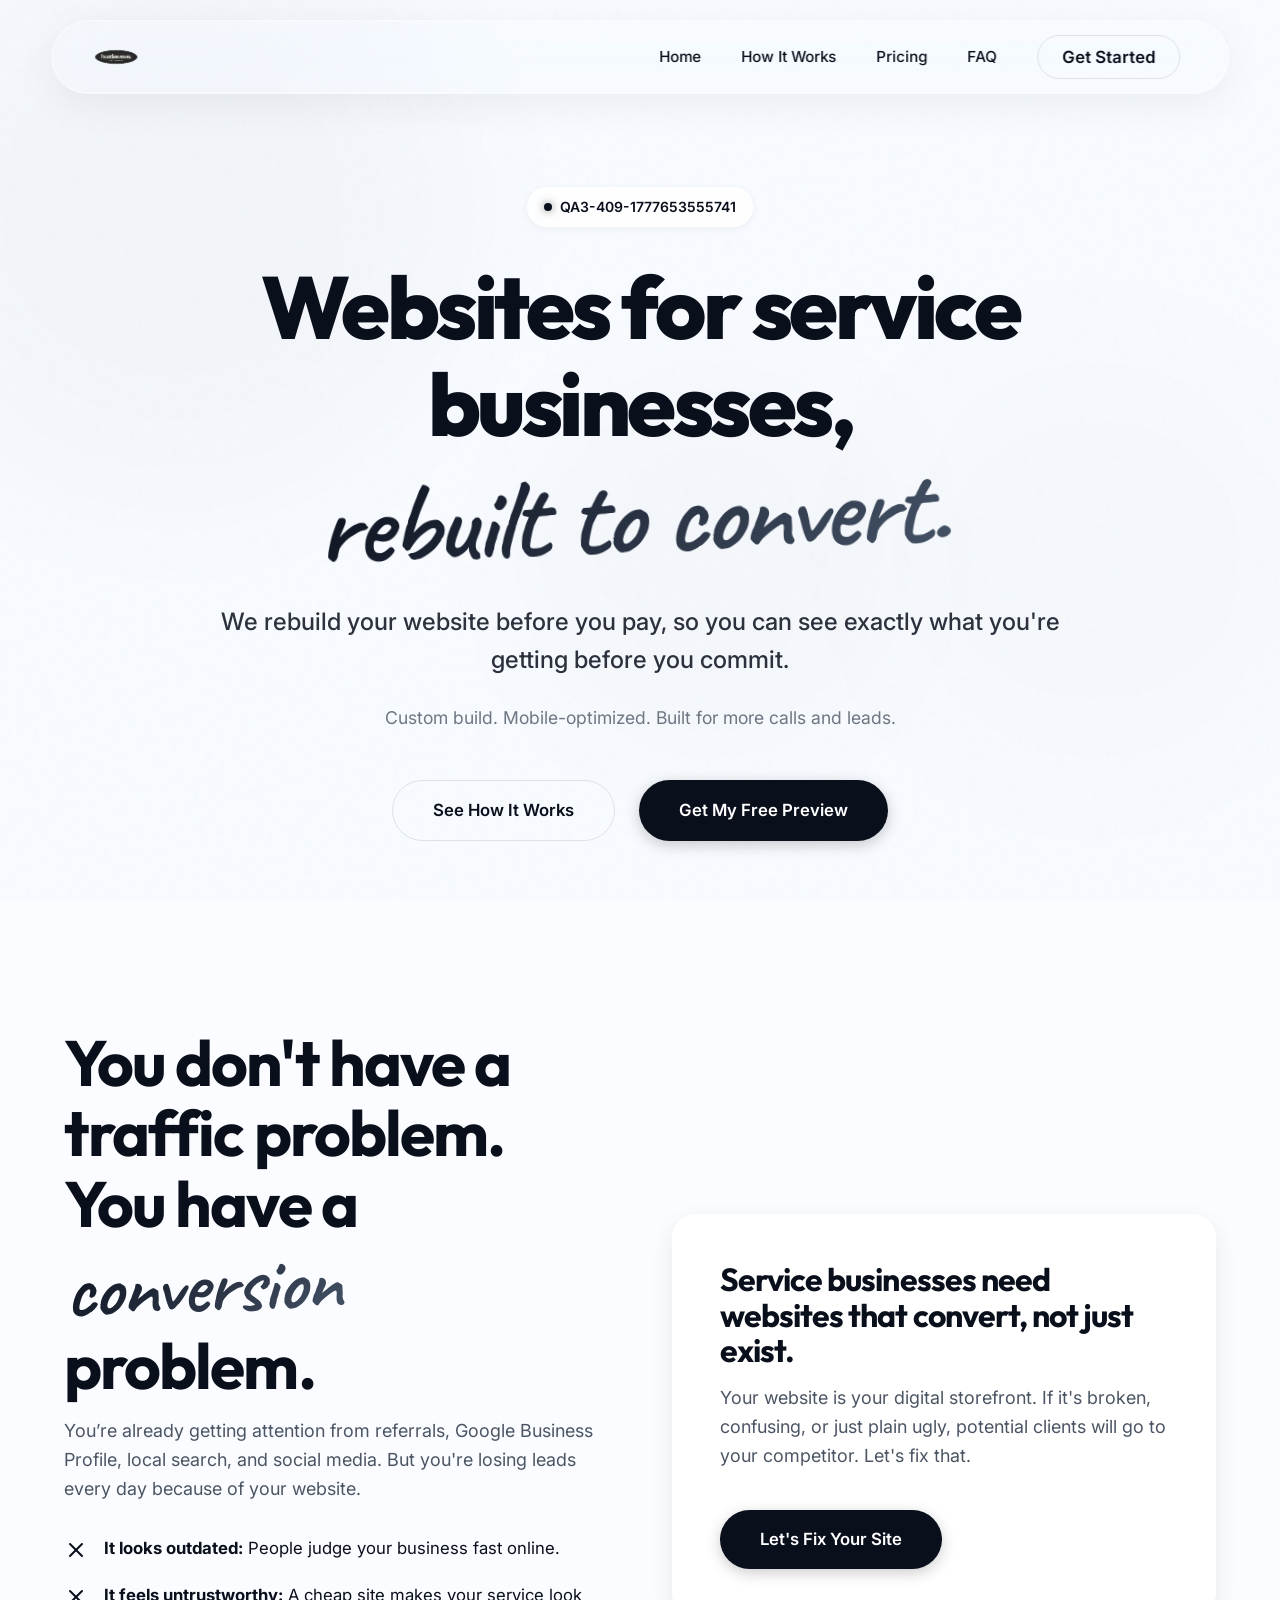
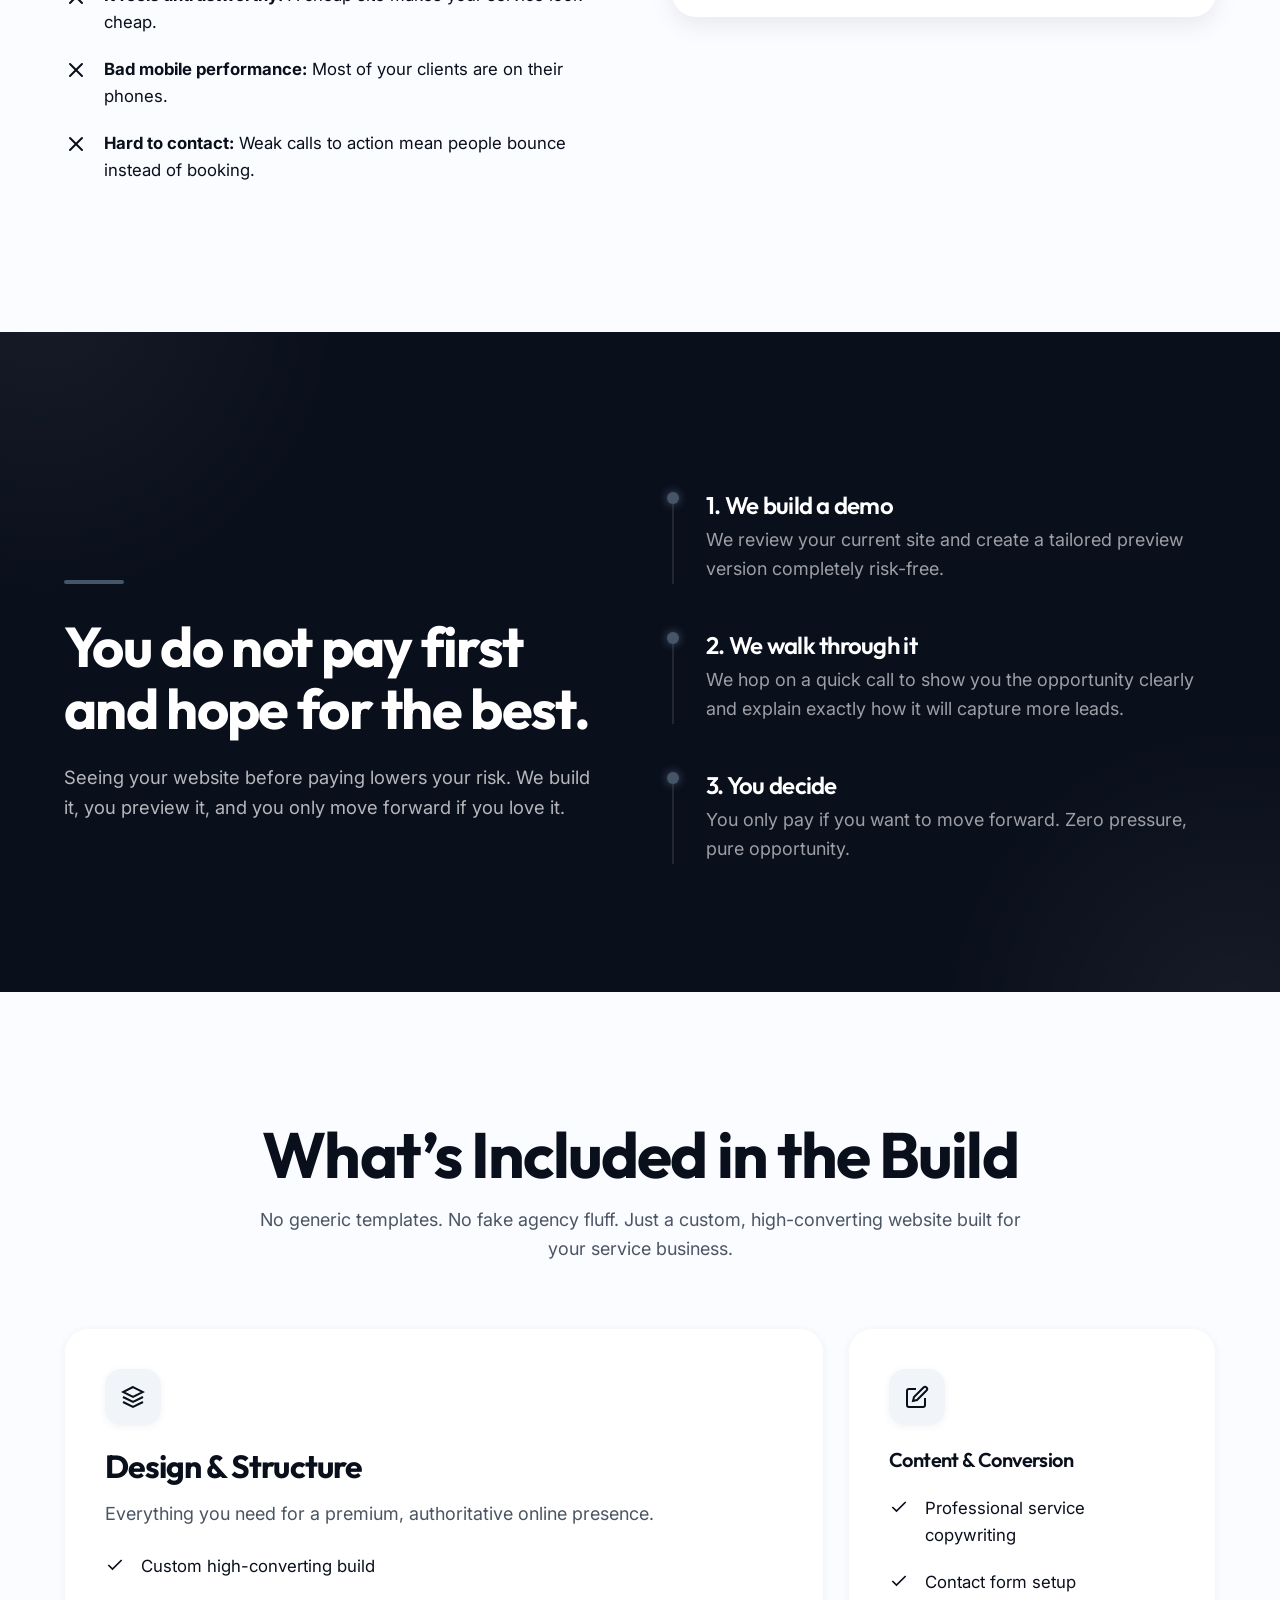
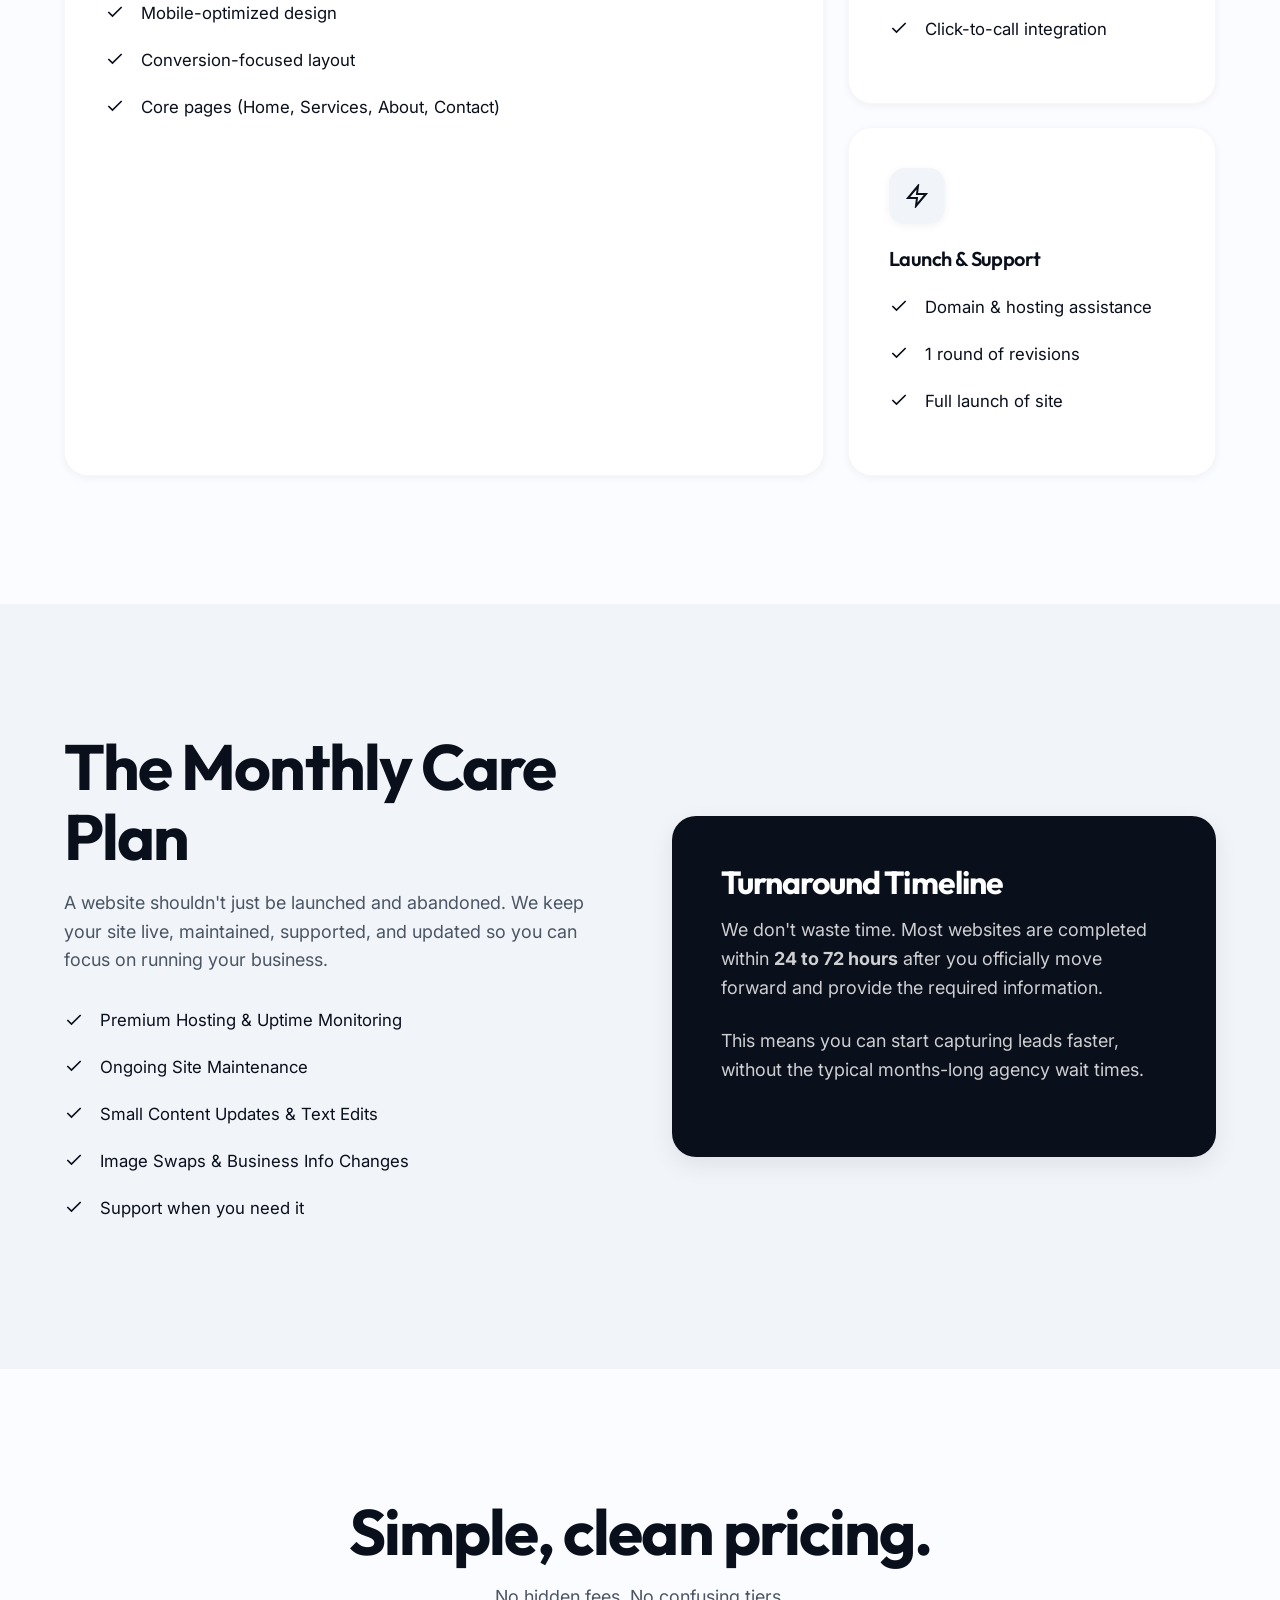
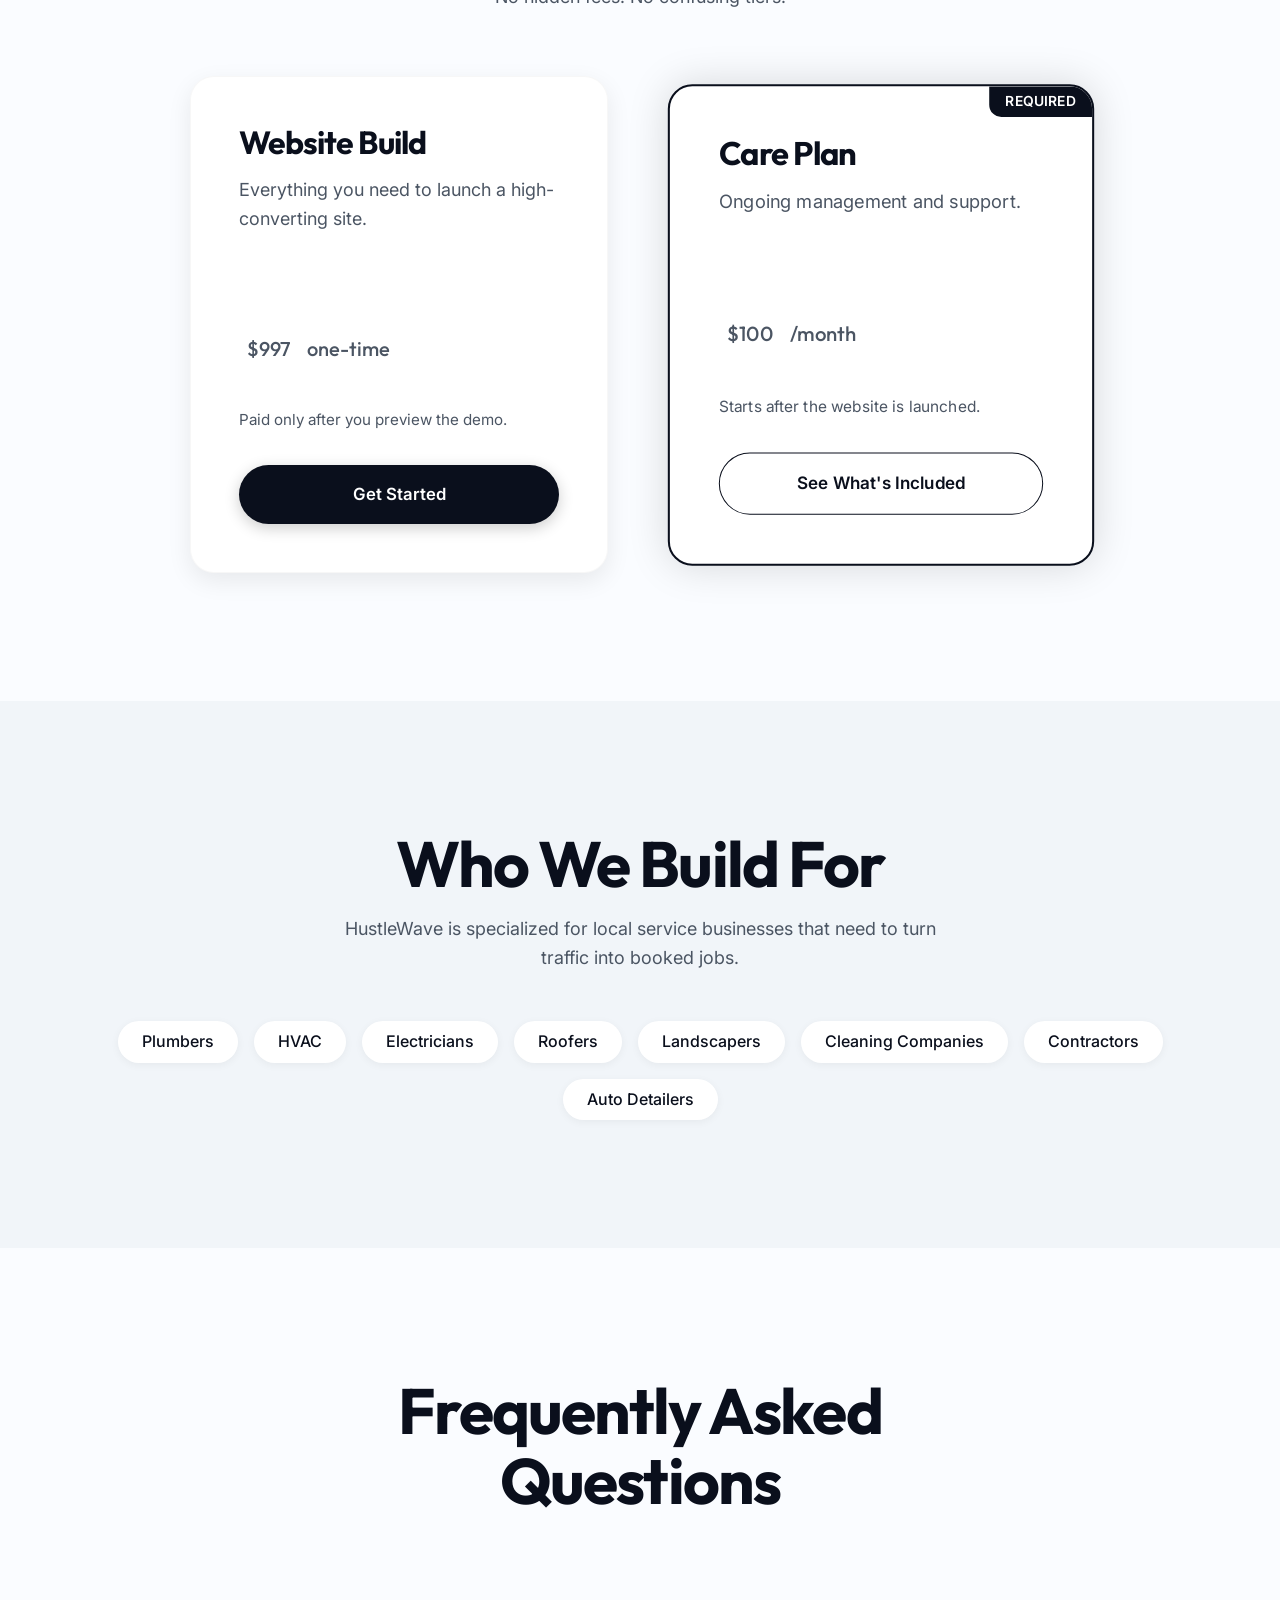
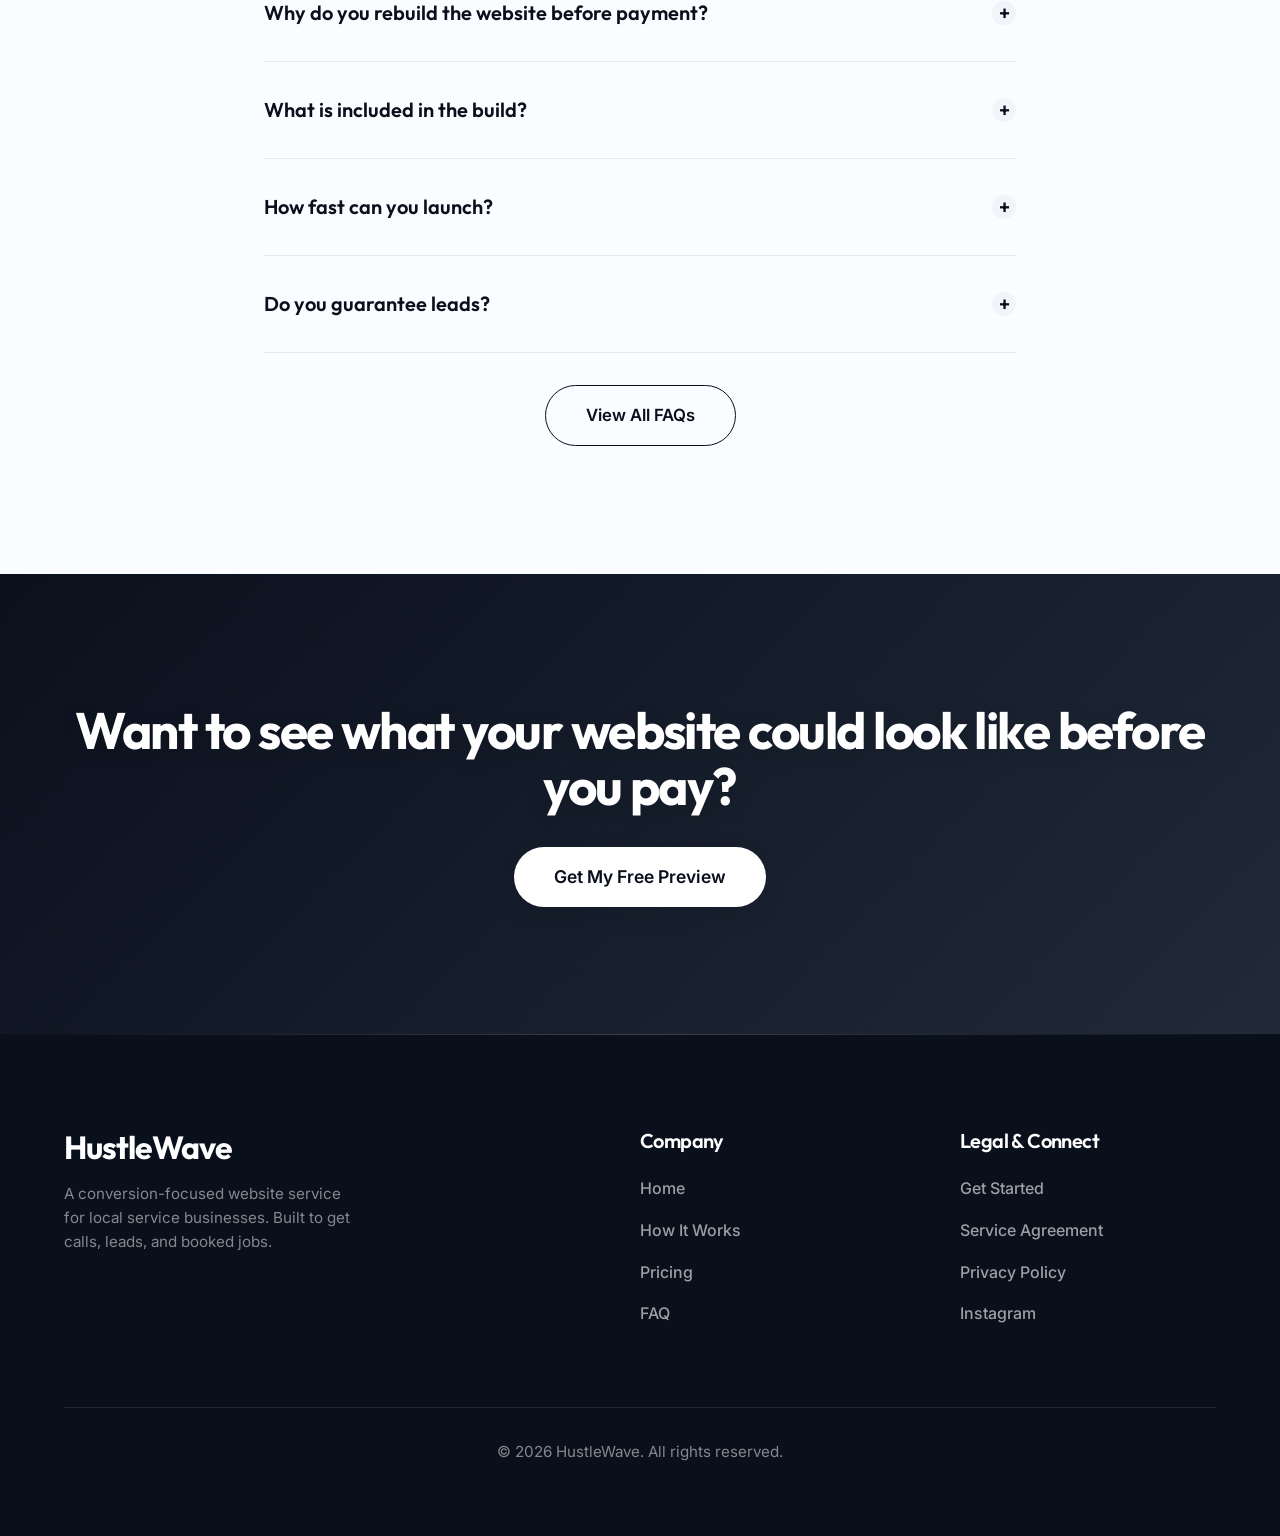
<file: index.html>
<!DOCTYPE html>
<html lang="en">
<head>
  <meta charset="UTF-8">
  <meta name="viewport" content="width=device-width, initial-scale=1.0">
  <title>HustleWave — Websites for Service Businesses, Rebuilt to Convert</title>
  <meta name="description" content="HustleWave rebuilds websites for local service businesses before you pay — so you can see exactly what you're getting. Mobile-optimized, conversion-focused, launched in 24–72 hours.">
  <meta name="color-scheme" content="light dark">
  <meta name="theme-color" content="#0a0f1c">
  <meta name="robots" content="index, follow">
  <link rel="canonical" href="https://hustlewave.net/">

  <!-- Favicons -->
  <link rel="icon" type="image/png" href="favicon.png">
  <link rel="apple-touch-icon" href="apple-touch-icon.png">

  <!-- Open Graph -->
  <meta property="og:type" content="website">
  <meta property="og:site_name" content="HustleWave">
  <meta property="og:title" content="HustleWave — Websites for Service Businesses, Rebuilt to Convert">
  <meta property="og:description" content="We rebuild your website before you pay, so you can see exactly what you're getting. Built to convert visitors into calls and leads.">
  <meta property="og:url" content="https://hustlewave.net/">
  <meta property="og:image" content="https://hustlewave.net/og-image.png">
  <meta property="og:image:width" content="1200">
  <meta property="og:image:height" content="630">

  <!-- Twitter -->
  <meta name="twitter:card" content="summary_large_image">
  <meta name="twitter:title" content="HustleWave — Rebuilt to Convert">
  <meta name="twitter:description" content="We rebuild your website before you pay. See the work first. Pay only if you love it.">
  <meta name="twitter:image" content="https://hustlewave.net/og-image.png">

  <link rel="stylesheet" href="styles.css">
  <script src="script.js" defer></script>
  <script src="content-loader.js" defer></script>

  <!-- Structured data -->
  <script type="application/ld+json">
  {
    "@context": "https://schema.org",
    "@type": "ProfessionalService",
    "name": "HustleWave",
    "url": "https://hustlewave.net/",
    "logo": "https://hustlewave.net/logo.png",
    "image": "https://hustlewave.net/og-image.png",
    "description": "A conversion-focused website service for local service businesses. We rebuild your website before you pay so you can see exactly what you're getting.",
    "priceRange": "$$",
    "sameAs": ["https://www.instagram.com/official_hustlewave/"],
    "areaServed": "United States",
    "serviceType": "Website Design and Management",
    "offers": [
      {
        "@type": "Offer",
        "name": "Website Build",
        "price": "997",
        "priceCurrency": "USD",
        "description": "One-time custom website build for service businesses."
      },
      {
        "@type": "Offer",
        "name": "Monthly Care Plan",
        "price": "100",
        "priceCurrency": "USD",
        "description": "Monthly hosting, maintenance, and support."
      }
    ]
  }
  </script>
</head>
<body>

  <a href="#main" class="skip-link">Skip to main content</a>

  <nav>
    <div class="container nav-container">
      <a href="index.html" class="logo-link">
        <img src="logo.png" alt="HustleWave Logo" class="logo-img">
      </a>
      
      <div class="nav-links">
        <a href="index.html" class="nav-link">Home</a>
        <a href="how-it-works.html" class="nav-link">How It Works</a>
        <a href="pricing.html" class="nav-link">Pricing</a>
        <a href="faq.html" class="nav-link">FAQ</a>
        <a href="contact.html" class="btn btn-outline" style="padding: 0.5rem 1.5rem;">Get Started</a>
      </div>

      <button class="mobile-menu-btn" aria-label="Open menu" aria-expanded="false"></button>
    </div>
  </nav>

  <header class="hero" id="main">
    <div class="mesh-bg">
      <div class="mesh-orb orb-1"></div>
      <div class="mesh-orb orb-2"></div>
      <div class="mesh-orb orb-3"></div>
      <div class="noise-overlay"></div>
    </div>
    <div class="container text-center">
      <div class="hero-content fade-in-up">
        <div class="badge">
          <div class="badge-dot"></div>
          <span data-content="hero.badge">Preview First. Pay Later.</span>
        </div>
        <h1><span data-content="hero.headline_pre">Websites for service businesses,</span> <br><span class="text-gradient script-accent" data-content="hero.headline_accent">rebuilt to convert.</span></h1>
        <p style="font-size: 1.5rem; margin-top: 1.5rem; font-weight: 500; color: var(--color-text-main);" data-content="hero.subheadline">We rebuild your website before you pay, so you can see exactly what you’re getting before you commit.</p>
        <p style="margin-top: 1rem; opacity: 0.8; font-size: 1.1rem; color: var(--color-text-muted);" data-content="hero.subheadline_secondary">Custom build. Mobile-optimized. Built for more calls and leads.</p>
        
        <div class="hero-buttons">
          <a href="how-it-works.html" class="btn btn-outline" data-content="hero.cta_secondary_text" data-attr-href="hero.cta_secondary_link">See How It Works</a>
          <a href="contact.html" class="btn btn-primary" data-content="hero.cta_primary_text" data-attr-href="hero.cta_primary_link">Get My Free Preview</a>
        </div>
      </div>
    </div>
  </header>

  <section class="problem-section">
    <div class="container">
      <div class="grid-2">
        <div class="fade-in-up">
          <h2>You don't have a traffic problem. <br>You have a <span class="script-accent text-gradient">conversion</span> problem.</h2>
          <p>You’re already getting attention from referrals, Google Business Profile, local search, and social media. But you're losing leads every day because of your website.</p>
          <ul class="feature-list" style="margin-top: 2rem;">
            <li>
              <svg width="24" height="24" viewBox="0 0 24 24" fill="none" stroke="currentColor" stroke-width="2" stroke-linecap="round" stroke-linejoin="round"><path d="M18 6 6 18"/><path d="m6 6 12 12"/></svg>
              <div><strong>It looks outdated:</strong> People judge your business fast online.</div>
            </li>
            <li>
              <svg width="24" height="24" viewBox="0 0 24 24" fill="none" stroke="currentColor" stroke-width="2" stroke-linecap="round" stroke-linejoin="round"><path d="M18 6 6 18"/><path d="m6 6 12 12"/></svg>
              <div><strong>It feels untrustworthy:</strong> A cheap site makes your service look cheap.</div>
            </li>
            <li>
              <svg width="24" height="24" viewBox="0 0 24 24" fill="none" stroke="currentColor" stroke-width="2" stroke-linecap="round" stroke-linejoin="round"><path d="M18 6 6 18"/><path d="m6 6 12 12"/></svg>
              <div><strong>Bad mobile performance:</strong> Most of your clients are on their phones.</div>
            </li>
            <li>
              <svg width="24" height="24" viewBox="0 0 24 24" fill="none" stroke="currentColor" stroke-width="2" stroke-linecap="round" stroke-linejoin="round"><path d="M18 6 6 18"/><path d="m6 6 12 12"/></svg>
              <div><strong>Hard to contact:</strong> Weak calls to action mean people bounce instead of booking.</div>
            </li>
          </ul>
        </div>
        <div class="card bg-light" style="border: none;">
          <h3 style="margin-bottom: 1rem;" data-content="problem.card_title">Service businesses need websites that convert, not just exist.</h3>
          <p data-content="problem.card_body">Your website is your digital storefront. If it's broken, confusing, or just plain ugly, potential clients will go to your competitor. Let's fix that.</p>
          <a href="contact.html" class="btn btn-primary" style="margin-top: 1rem;" data-content="problem.card_cta_text" data-attr-href="problem.card_cta_link">Let's Fix Your Site</a>
        </div>
      </div>
    </div>
  </section>

  <section class="usp-section" style="background-color: var(--color-text-main); color: white; padding: 8rem 0; position: relative; overflow: hidden;">
    <div style="position: absolute; top: -50%; left: -20%; width: 600px; height: 600px; background: radial-gradient(circle, rgba(255,255,255,0.05) 0%, transparent 70%);"></div>
    <div style="position: absolute; bottom: -50%; right: -20%; width: 600px; height: 600px; background: radial-gradient(circle, rgba(255,255,255,0.05) 0%, transparent 70%);"></div>
    <div class="container fade-in-up">
      <div class="grid-2" style="align-items: start;">
        <div class="usp-sticky">
          <div style="width: 60px; height: 4px; background: var(--color-accent); margin-bottom: 2rem; border-radius: 2px;"></div>
          <h2 style="color: white; font-size: clamp(2.5rem, 8vw, 3.5rem); margin-bottom: 1.5rem;">You do not pay first and hope for the best.</h2>
          <p style="color: rgba(255,255,255,0.7); font-size: 1.15rem;">Seeing your website before paying lowers your risk. We build it, you preview it, and you only move forward if you love it.</p>
        </div>
        
        <div style="display: flex; flex-direction: column; gap: 3rem; margin-top: 2rem;">
          <div style="border-left: 2px solid rgba(255,255,255,0.1); padding-left: 2rem; position: relative;">
            <div style="position: absolute; left: -7px; top: 0; width: 12px; height: 12px; border-radius: 50%; background: var(--color-accent); box-shadow: 0 0 10px var(--color-accent);"></div>
            <h4 style="color: white; font-size: 1.5rem; margin-bottom: 0.5rem;">1. We build a demo</h4>
            <p style="color: rgba(255,255,255,0.6); margin: 0;">We review your current site and create a tailored preview version completely risk-free.</p>
          </div>
          
          <div style="border-left: 2px solid rgba(255,255,255,0.1); padding-left: 2rem; position: relative;">
            <div style="position: absolute; left: -7px; top: 0; width: 12px; height: 12px; border-radius: 50%; background: var(--color-accent); box-shadow: 0 0 10px var(--color-accent);"></div>
            <h4 style="color: white; font-size: 1.5rem; margin-bottom: 0.5rem;">2. We walk through it</h4>
            <p style="color: rgba(255,255,255,0.6); margin: 0;">We hop on a quick call to show you the opportunity clearly and explain exactly how it will capture more leads.</p>
          </div>
          
          <div style="border-left: 2px solid rgba(255,255,255,0.1); padding-left: 2rem; position: relative;">
            <div style="position: absolute; left: -7px; top: 0; width: 12px; height: 12px; border-radius: 50%; background: var(--color-accent); box-shadow: 0 0 10px var(--color-accent);"></div>
            <h4 style="color: white; font-size: 1.5rem; margin-bottom: 0.5rem;">3. You decide</h4>
            <p style="color: rgba(255,255,255,0.6); margin: 0;">You only pay if you want to move forward. Zero pressure, pure opportunity.</p>
          </div>
        </div>
      </div>
    </div>
  </section>

  <section class="includes-section">
    <div class="container">
      <div class="text-center fade-in-up" style="max-width: 800px; margin: 0 auto 4rem;">
        <h2>What’s Included in the Build</h2>
        <p>No generic templates. No fake agency fluff. Just a custom, high-converting website built for your service business.</p>
      </div>

      <div class="bento-grid">
        <div class="bento-item large">
          <div class="icon-box">
            <svg width="24" height="24" viewBox="0 0 24 24" fill="none" stroke="currentColor" stroke-width="2"><path d="M12 2L2 7l10 5 10-5-10-5zM2 17l10 5 10-5M2 12l10 5 10-5"/></svg>
          </div>
          <h3>Design & Structure</h3>
          <p>Everything you need for a premium, authoritative online presence.</p>
          <ul class="feature-list" style="margin-top: 1.5rem;">
            <li><svg width="20" height="20" viewBox="0 0 24 24" fill="none" stroke="currentColor" stroke-width="2"><polyline points="20 6 9 17 4 12"></polyline></svg> Custom high-converting build</li>
            <li><svg width="20" height="20" viewBox="0 0 24 24" fill="none" stroke="currentColor" stroke-width="2"><polyline points="20 6 9 17 4 12"></polyline></svg> Mobile-optimized design</li>
            <li><svg width="20" height="20" viewBox="0 0 24 24" fill="none" stroke="currentColor" stroke-width="2"><polyline points="20 6 9 17 4 12"></polyline></svg> Conversion-focused layout</li>
            <li><svg width="20" height="20" viewBox="0 0 24 24" fill="none" stroke="currentColor" stroke-width="2"><polyline points="20 6 9 17 4 12"></polyline></svg> Core pages (Home, Services, About, Contact)</li>
          </ul>
        </div>
        
        <div class="bento-item">
          <div class="icon-box">
            <svg width="24" height="24" viewBox="0 0 24 24" fill="none" stroke="currentColor" stroke-width="2"><path d="M11 4H4a2 2 0 0 0-2 2v14a2 2 0 0 0 2 2h14a2 2 0 0 0 2-2v-7"></path><path d="M18.5 2.5a2.121 2.121 0 0 1 3 3L12 15l-4 1 1-4 9.5-9.5z"></path></svg>
          </div>
          <h4>Content & Conversion</h4>
          <ul class="feature-list" style="margin-top: 1.5rem;">
            <li><svg width="20" height="20" viewBox="0 0 24 24" fill="none" stroke="currentColor" stroke-width="2"><polyline points="20 6 9 17 4 12"></polyline></svg> Professional service copywriting</li>
            <li><svg width="20" height="20" viewBox="0 0 24 24" fill="none" stroke="currentColor" stroke-width="2"><polyline points="20 6 9 17 4 12"></polyline></svg> Contact form setup</li>
            <li><svg width="20" height="20" viewBox="0 0 24 24" fill="none" stroke="currentColor" stroke-width="2"><polyline points="20 6 9 17 4 12"></polyline></svg> Click-to-call integration</li>
          </ul>
        </div>
        
        <div class="bento-item">
          <div class="icon-box">
            <svg width="24" height="24" viewBox="0 0 24 24" fill="none" stroke="currentColor" stroke-width="2"><path d="M13 2L3 14h9l-1 8 10-12h-9l1-8z"></path></svg>
          </div>
          <h4>Launch & Support</h4>
          <ul class="feature-list" style="margin-top: 1.5rem;">
            <li><svg width="20" height="20" viewBox="0 0 24 24" fill="none" stroke="currentColor" stroke-width="2"><polyline points="20 6 9 17 4 12"></polyline></svg> Domain & hosting assistance</li>
            <li><svg width="20" height="20" viewBox="0 0 24 24" fill="none" stroke="currentColor" stroke-width="2"><polyline points="20 6 9 17 4 12"></polyline></svg> 1 round of revisions</li>
            <li><svg width="20" height="20" viewBox="0 0 24 24" fill="none" stroke="currentColor" stroke-width="2"><polyline points="20 6 9 17 4 12"></polyline></svg> Full launch of site</li>
          </ul>
        </div>
      </div>
    </div>
  </section>

  <section class="care-plan bg-light">
    <div class="container fade-in-up">
      <div class="grid-2">
        <div>
          <h2 data-content="care_plan.headline">The Monthly Care Plan</h2>
          <p data-content="care_plan.body">A website shouldn't just be launched and abandoned. We keep your site live, maintained, supported, and updated so you can focus on running your business.</p>
          <ul class="feature-list" style="margin-top: 2rem;">
            <li><svg width="20" height="20" viewBox="0 0 24 24" fill="none" stroke="currentColor" stroke-width="2"><polyline points="20 6 9 17 4 12"></polyline></svg> Premium Hosting & Uptime Monitoring</li>
            <li><svg width="20" height="20" viewBox="0 0 24 24" fill="none" stroke="currentColor" stroke-width="2"><polyline points="20 6 9 17 4 12"></polyline></svg> Ongoing Site Maintenance</li>
            <li><svg width="20" height="20" viewBox="0 0 24 24" fill="none" stroke="currentColor" stroke-width="2"><polyline points="20 6 9 17 4 12"></polyline></svg> Small Content Updates & Text Edits</li>
            <li><svg width="20" height="20" viewBox="0 0 24 24" fill="none" stroke="currentColor" stroke-width="2"><polyline points="20 6 9 17 4 12"></polyline></svg> Image Swaps & Business Info Changes</li>
            <li><svg width="20" height="20" viewBox="0 0 24 24" fill="none" stroke="currentColor" stroke-width="2"><polyline points="20 6 9 17 4 12"></polyline></svg> Support when you need it</li>
          </ul>
        </div>
        <div class="card" style="background: var(--color-text-main); color: white;">
          <h3 style="color: white; margin-bottom: 1rem;">Turnaround Timeline</h3>
          <p style="color: rgba(255,255,255,0.8);">We don't waste time. Most websites are completed within <strong>24 to 72 hours</strong> after you officially move forward and provide the required information.</p>
          <p style="color: rgba(255,255,255,0.8); margin-top: 1rem;">This means you can start capturing leads faster, without the typical months-long agency wait times.</p>
        </div>
      </div>
    </div>
  </section>

  <section class="pricing-section">
    <div class="container fade-in-up">
      <div class="text-center" style="max-width: 800px; margin: 0 auto 4rem;">
        <h2>Simple, clean pricing.</h2>
        <p>No hidden fees. No confusing tiers.</p>
      </div>

      <div class="grid-2" style="max-width: 900px; margin: 0 auto;">
        <div class="card pricing-card">
          <h3 data-content="pricing.build.name">Website Build</h3>
          <p data-content="pricing.build.description">Everything you need to launch a high-converting site.</p>
          <div class="price"><span data-content="pricing.build.price">$997</span> <span data-content="pricing.build.price_period">one-time</span></div>
          <p style="font-size: 0.95rem; margin-bottom: 2rem;" data-content="pricing.build.footnote">Paid only after you preview the demo.</p>
          <a href="contact.html" class="btn btn-primary" style="width: 100%;" data-content="pricing.build.cta_text" data-attr-href="pricing.build.cta_link">Get Started</a>
        </div>

        <div class="card pricing-card popular">
          <div style="position: absolute; top: 0; right: 0; background: var(--color-sky-blue); color: white; padding: 0.25rem 1rem; border-bottom-left-radius: 12px; font-weight: 600; font-size: 0.85rem;">REQUIRED</div>
          <h3 data-content="pricing.care.name">Care Plan</h3>
          <p data-content="pricing.care.description">Ongoing management and support.</p>
          <div class="price"><span data-content="pricing.care.price">$100</span> <span data-content="pricing.care.price_period">/month</span></div>
          <p style="font-size: 0.95rem; margin-bottom: 2rem;" data-content="pricing.care.footnote">Starts after the website is launched.</p>
          <a href="how-it-works.html" class="btn btn-outline" style="width: 100%; color: var(--color-text-main) !important; border-color: var(--color-text-main);" data-content="pricing.care.cta_text" data-attr-href="pricing.care.cta_link">See What's Included</a>
        </div>
      </div>
    </div>
  </section>

  <section class="who-its-for bg-light">
    <div class="container text-center fade-in-up">
      <h2>Who We Build For</h2>
      <p style="max-width: 600px; margin: 0 auto 3rem;">HustleWave is specialized for local service businesses that need to turn traffic into booked jobs.</p>
      
      <div style="display: flex; flex-wrap: wrap; justify-content: center; gap: 1rem;">
        <span style="background: white; padding: 0.5rem 1.5rem; border-radius: var(--radius-full); box-shadow: var(--shadow-sm); font-weight: 500;">Plumbers</span>
        <span style="background: white; padding: 0.5rem 1.5rem; border-radius: var(--radius-full); box-shadow: var(--shadow-sm); font-weight: 500;">HVAC</span>
        <span style="background: white; padding: 0.5rem 1.5rem; border-radius: var(--radius-full); box-shadow: var(--shadow-sm); font-weight: 500;">Electricians</span>
        <span style="background: white; padding: 0.5rem 1.5rem; border-radius: var(--radius-full); box-shadow: var(--shadow-sm); font-weight: 500;">Roofers</span>
        <span style="background: white; padding: 0.5rem 1.5rem; border-radius: var(--radius-full); box-shadow: var(--shadow-sm); font-weight: 500;">Landscapers</span>
        <span style="background: white; padding: 0.5rem 1.5rem; border-radius: var(--radius-full); box-shadow: var(--shadow-sm); font-weight: 500;">Cleaning Companies</span>
        <span style="background: white; padding: 0.5rem 1.5rem; border-radius: var(--radius-full); box-shadow: var(--shadow-sm); font-weight: 500;">Contractors</span>
        <span style="background: white; padding: 0.5rem 1.5rem; border-radius: var(--radius-full); box-shadow: var(--shadow-sm); font-weight: 500;">Auto Detailers</span>
      </div>
    </div>
  </section>

  <section class="faq-section">
    <div class="container fade-in-up" style="max-width: 800px;">
      <h2 class="text-center" style="margin-bottom: 3rem;">Frequently Asked Questions</h2>
      
      <div class="faq-list">
        <div class="faq-item">
          <div class="faq-question">
            Why do you rebuild the website before payment?
            <span class="faq-icon">+</span>
          </div>
          <div class="faq-answer">
            <p>We believe in lowering the risk for you. Instead of asking you to pay first and hope for the best, we build a preview version. You see exactly what you’re getting, we walk you through it, and you only move forward if you like the direction.</p>
          </div>
        </div>

        <div class="faq-item">
          <div class="faq-question">
            What is included in the build?
            <span class="faq-icon">+</span>
          </div>
          <div class="faq-answer">
            <p>A custom, mobile-optimized, conversion-focused layout. We handle the service-based copywriting, core pages (Home, Services, About, Contact), contact forms, click-to-call setup, basic SEO, and 1 round of revisions before launch.</p>
          </div>
        </div>

        <div class="faq-item">
          <div class="faq-question">
            How fast can you launch?
            <span class="faq-icon">+</span>
          </div>
          <div class="faq-answer">
            <p>Most websites are completed and ready to launch within 24 to 72 hours after you officially move forward and provide the required information (like your business details and service list).</p>
          </div>
        </div>

        <div class="faq-item">
          <div class="faq-question">
            Do you guarantee leads?
            <span class="faq-icon">+</span>
          </div>
          <div class="faq-answer">
            <p>No. We build websites that are optimized to convert the traffic you get. We provide a massive improvement to trust, clarity, and conversion potential, but we cannot guarantee specific revenue or lead numbers.</p>
          </div>
        </div>
        
        <div class="text-center" style="margin-top: 2rem;">
          <a href="faq.html" class="btn btn-outline" style="color: var(--color-text-main) !important; border-color: var(--color-text-main);">View All FAQs</a>
        </div>
      </div>
    </div>
  </section>

  <section class="cta-section bg-sky text-center" style="padding: 8rem 0;">
    <div class="container fade-in-up">
      <h2 style="font-size: clamp(2rem, 4vw, 3.5rem); margin-bottom: 2rem;" data-content="final_cta.headline">Want to see what your website could look like before you pay?</h2>
      <a href="contact.html" class="btn btn-white" style="font-size: 1.1rem; padding: 1rem 2.5rem;" data-content="final_cta.button_text" data-attr-href="final_cta.button_link">Get My Free Preview</a>
    </div>
  </section>

  <footer>
    <div class="container">
      <div class="footer-grid">
        <div>
          <h3 style="font-family: var(--font-heading); margin-bottom: 1rem;">HustleWave</h3>
          <p style="max-width: 300px;" data-content="footer.tagline">A conversion-focused website service for local service businesses. Built to get calls, leads, and booked jobs.</p>
        </div>
        <div>
          <h4 style="margin-bottom: 1.5rem; color: white;">Company</h4>
          <ul class="footer-links">
            <li><a href="index.html">Home</a></li>
            <li><a href="how-it-works.html">How It Works</a></li>
            <li><a href="pricing.html">Pricing</a></li>
            <li><a href="faq.html">FAQ</a></li>
          </ul>
        </div>
        <div>
          <h4 style="margin-bottom: 1.5rem; color: white;">Legal &amp; Connect</h4>
          <ul class="footer-links">
            <li><a href="contact.html">Get Started</a></li>
            <li><a href="service-agreement.html">Service Agreement</a></li>
            <li><a href="privacy.html">Privacy Policy</a></li>
            <li><a href="https://www.instagram.com/official_hustlewave/" target="_blank" rel="noopener noreferrer">Instagram</a></li>
          </ul>
        </div>
      </div>
      <div style="border-top: 1px solid rgba(255,255,255,0.1); padding-top: 2rem; text-align: center;">
        <p>&copy; <span data-content="footer.copyright_year">2026</span> <span data-content="business.name">HustleWave</span>. All rights reserved.</p>
      </div>
    </div>
  </footer>

</body>
</html>
</file>
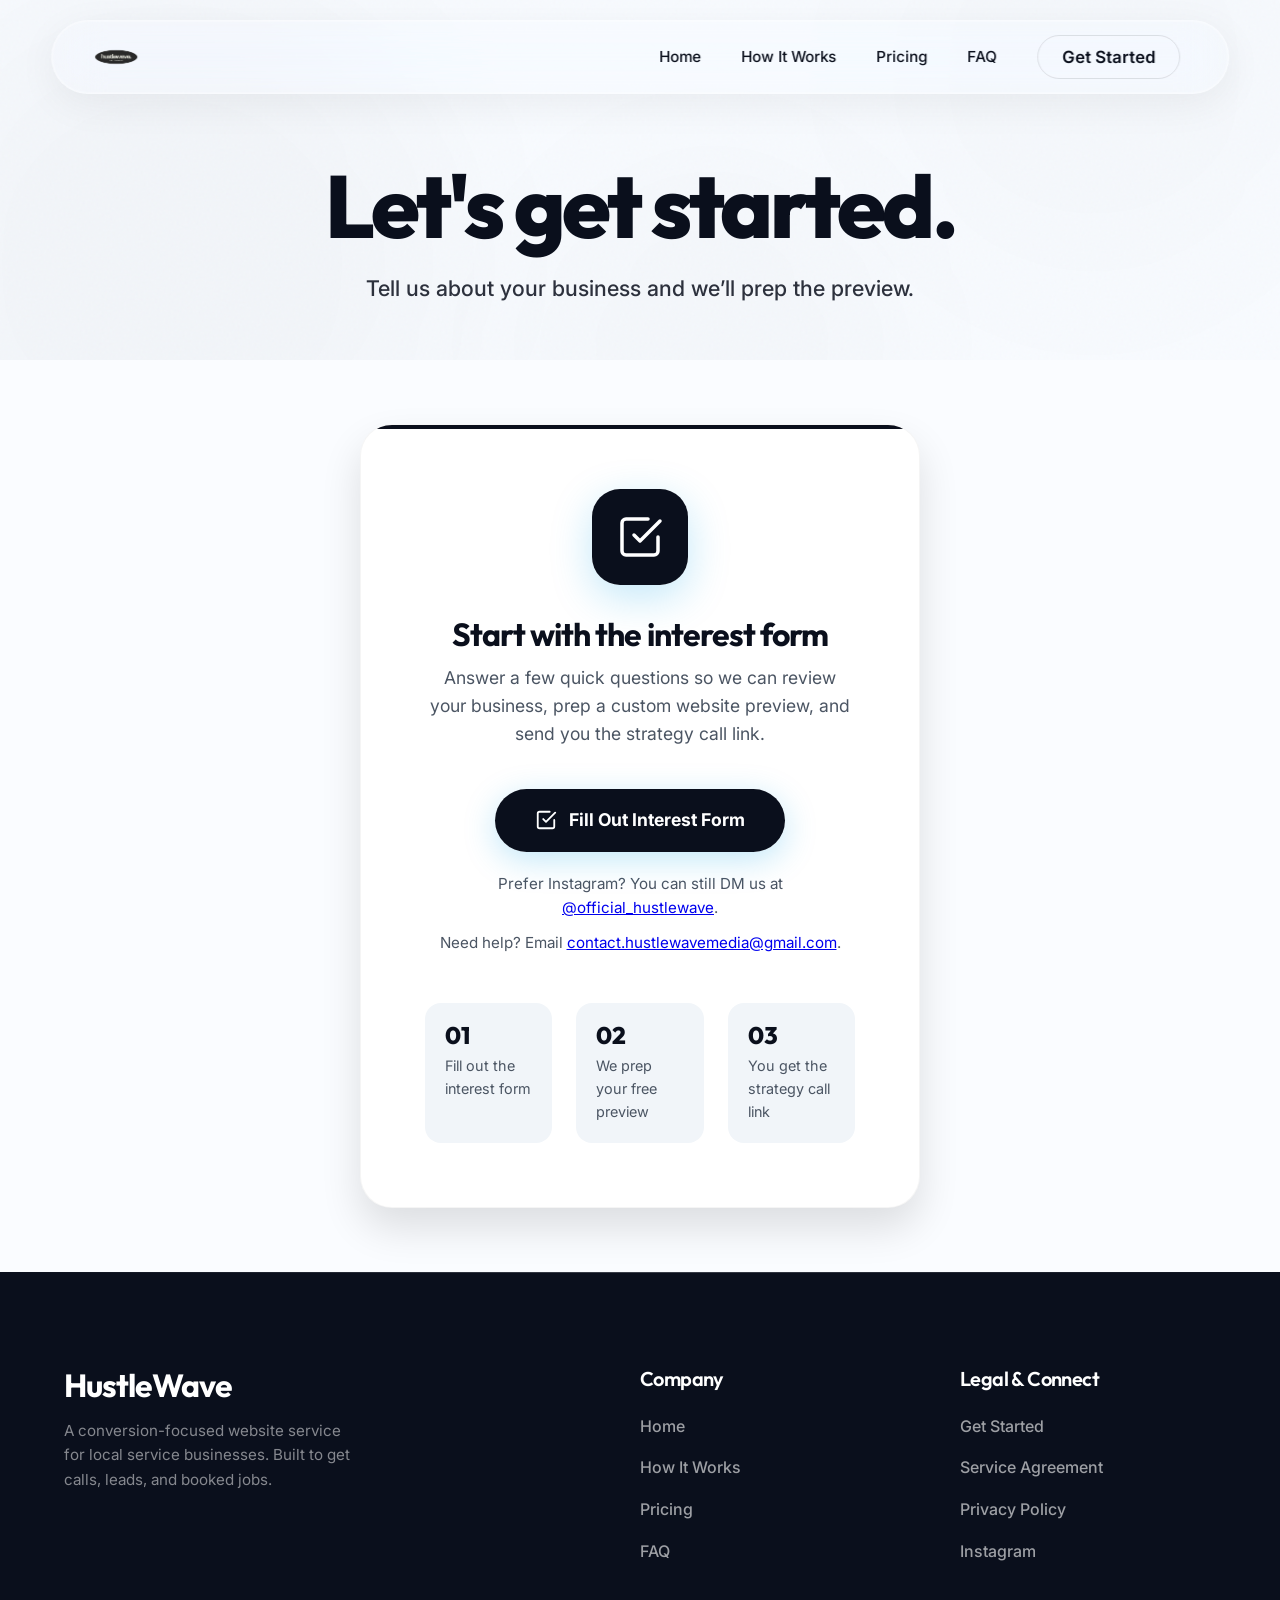
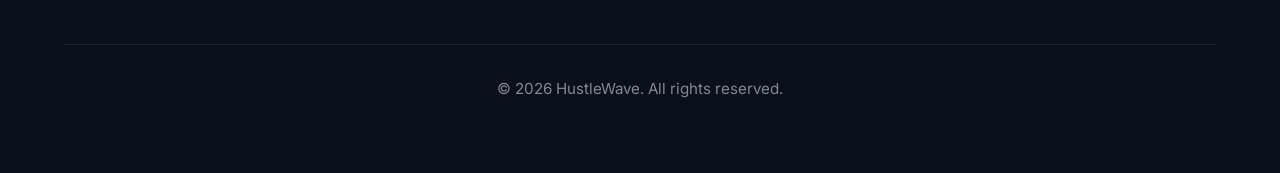
<file: contact.html>
<!DOCTYPE html>
<html lang="en">
<head>
  <meta charset="UTF-8">
  <meta name="viewport" content="width=device-width, initial-scale=1.0">
  <title>Get Started — HustleWave</title>
  <meta name="description" content="Ready to see your new website? Fill out the HustleWave interest form and we'll prep your free preview first.">
  <meta name="color-scheme" content="light dark">
  <meta name="theme-color" content="#0a0f1c">
  <meta name="robots" content="index, follow">
  <link rel="canonical" href="https://hustlewave.net/contact.html">

  <!-- Favicons -->
  <link rel="icon" type="image/png" href="favicon.png">
  <link rel="apple-touch-icon" href="apple-touch-icon.png">

  <!-- Open Graph -->
  <meta property="og:type" content="website">
  <meta property="og:site_name" content="HustleWave">
  <meta property="og:title" content="Get Started — HustleWave">
  <meta property="og:description" content="Ready to see your new website? Fill out the HustleWave interest form and we'll prep your free preview first.">
  <meta property="og:url" content="https://hustlewave.net/contact.html">
  <meta property="og:image" content="https://hustlewave.net/og-image.png">
  <meta property="og:image:width" content="1200">
  <meta property="og:image:height" content="630">

  <!-- Twitter -->
  <meta name="twitter:card" content="summary_large_image">
  <meta name="twitter:title" content="Get Started — HustleWave">
  <meta name="twitter:description" content="Ready to see your new website? Fill out the HustleWave interest form and we'll prep your free preview first.">
  <meta name="twitter:image" content="https://hustlewave.net/og-image.png">

  <link rel="stylesheet" href="styles.css">
  <script src="script.js" defer></script>
  <script src="content-loader.js" defer></script>
  <style>
    .ig-cta-section {
      min-height: calc(100vh - 200px);
      display: flex;
      align-items: center;
      justify-content: center;
      padding: 4rem 0;
    }

    .ig-card {
      background: white;
      border-radius: var(--radius-xl);
      padding: 4rem;
      box-shadow: var(--shadow-lg);
      text-align: center;
      max-width: 560px;
      width: 100%;
      border: 1px solid rgba(0,0,0,0.04);
      position: relative;
      overflow: hidden;
    }

    .ig-card::before {
      content: '';
      position: absolute;
      top: 0; left: 0; right: 0;
      height: 4px;
      background: linear-gradient(90deg, var(--color-text-main), var(--color-sky-blue));
    }

    .ig-icon-wrap {
      width: 96px;
      height: 96px;
      margin: 0 auto 2rem;
      border-radius: 28px;
      background: linear-gradient(135deg, var(--color-text-main), var(--color-sky-blue));
      display: flex;
      align-items: center;
      justify-content: center;
      box-shadow: 0 12px 40px rgba(14, 165, 233, 0.25);
      animation: float-small 5s ease-in-out infinite alternate;
    }

    .ig-btn {
      display: inline-flex;
      align-items: center;
      justify-content: center;
      gap: 0.75rem;
      padding: 1.1rem 2.5rem;
      background: linear-gradient(135deg, var(--color-text-main), var(--color-sky-blue));
      color: white !important;
      text-decoration: none;
      font-weight: 700;
      font-size: 1.1rem;
      border-radius: var(--radius-full);
      box-shadow: 0 8px 32px rgba(14, 165, 233, 0.25);
      transition: all 0.3s cubic-bezier(0.25, 0.8, 0.25, 1);
      margin-top: 2.5rem;
      position: relative;
      overflow: hidden;
    }

    .ig-btn::after {
      content: '';
      position: absolute; top: 0; left: -100%; width: 100%; height: 100%;
      background: linear-gradient(90deg, transparent, rgba(255,255,255,0.2), transparent);
      transition: all 0.5s;
    }

    .ig-btn:hover {
      transform: translateY(-3px) scale(1.03);
      box-shadow: 0 14px 40px rgba(14, 165, 233, 0.35);
    }

    .ig-btn:hover::after { left: 100%; }

    .steps-row {
      display: flex;
      gap: 1.5rem;
      margin-top: 3rem;
      text-align: left;
    }

    .step-pill {
      flex: 1;
      background: var(--color-bg-secondary);
      border-radius: var(--radius-md);
      padding: 1.25rem;
    }

    .step-pill .num {
      font-family: var(--font-heading);
      font-weight: 800;
      font-size: 1.5rem;
      color: var(--color-sky-blue);
      line-height: 1;
      margin-bottom: 0.4rem;
    }

    .step-pill p {
      font-size: 0.9rem;
      color: var(--color-text-muted);
      margin: 0;
    }

    @media (max-width: 768px) {
      .ig-card { padding: 2.5rem 1.75rem; }
      .steps-row { flex-direction: column; gap: 1rem; }
    }
  </style>
</head>
<body>

  <a href="#main" class="skip-link">Skip to main content</a>

  <nav>
    <div class="container nav-container">
      <a href="index.html" class="logo-link">
        <img src="logo.png" alt="HustleWave Logo" class="logo-img">
      </a>
      
      <div class="nav-links">
        <a href="index.html" class="nav-link">Home</a>
        <a href="how-it-works.html" class="nav-link">How It Works</a>
        <a href="pricing.html" class="nav-link">Pricing</a>
        <a href="faq.html" class="nav-link">FAQ</a>
        <a href="contact.html" class="btn btn-outline" style="padding: 0.5rem 1.5rem;">Get Started</a>
      </div>

      <button class="mobile-menu-btn" aria-label="Open menu" aria-expanded="false"></button>
    </div>
  </nav>

  <header class="hero" id="main" style="min-height: 40vh;">
    <div class="mesh-bg">
      <div class="mesh-orb orb-1"></div>
      <div class="mesh-orb orb-2"></div>
      <div class="mesh-orb orb-3"></div>
      <div class="noise-overlay"></div>
    </div>
    <div class="container text-center">
      <div class="hero-content fade-in-up">
        <h1>Let's get started.</h1>
        <p style="font-size: 1.35rem; font-weight: 500; color: var(--color-text-main);">Tell us about your business and we’ll prep the preview.</p>
      </div>
    </div>
  </header>

  <section class="ig-cta-section">
    <div class="container" style="display: flex; justify-content: center;">
      <div class="ig-card fade-in-up">

        <div class="ig-icon-wrap">
          <svg width="48" height="48" viewBox="0 0 24 24" fill="none" stroke="white" stroke-width="1.75" stroke-linecap="round" stroke-linejoin="round">
            <path d="M9 11l3 3L22 4"/>
            <path d="M21 12v7a2 2 0 0 1-2 2H5a2 2 0 0 1-2-2V5a2 2 0 0 1 2-2h11"/>
          </svg>
        </div>

        <h2 style="font-size: 2rem; margin-bottom: 0.75rem;">Start with the interest form</h2>
        <p style="font-size: 1.1rem; color: var(--color-text-muted); max-width: 420px; margin: 0 auto;">
          Answer a few quick questions so we can review your business, prep a custom website preview, and send you the strategy call link.
        </p>

        <a href="https://forms.gle/fPVM2vnHns13s2Hm8" target="_blank" rel="noopener noreferrer" class="ig-btn">
          <svg width="22" height="22" viewBox="0 0 24 24" fill="none" stroke="white" stroke-width="2" stroke-linecap="round" stroke-linejoin="round">
            <path d="M9 11l3 3L22 4"/>
            <path d="M21 12v7a2 2 0 0 1-2 2H5a2 2 0 0 1-2-2V5a2 2 0 0 1 2-2h11"/>
          </svg>
          Fill Out Interest Form
        </a>

        <p style="font-size: 0.95rem; color: var(--color-text-muted); margin: 1.25rem auto 0; max-width: 420px;">
          Prefer Instagram? You can still DM us at <a href="https://www.instagram.com/official_hustlewave/" target="_blank" rel="noopener noreferrer">@official_hustlewave</a>.
        </p>
        <p style="font-size: 0.95rem; color: var(--color-text-muted); margin: 0.65rem auto 0; max-width: 420px;">
          Need help? Email <a href="mailto:contact.hustlewavemedia@gmail.com">contact.hustlewavemedia@gmail.com</a>.
        </p>

        <div class="steps-row">
          <div class="step-pill">
            <div class="num">01</div>
            <p>Fill out the interest form</p>
          </div>
          <div class="step-pill">
            <div class="num">02</div>
            <p>We prep your free preview</p>
          </div>
          <div class="step-pill">
            <div class="num">03</div>
            <p>You get the strategy call link</p>
          </div>
        </div>

      </div>
    </div>
  </section>

  <footer>
    <div class="container">
      <div class="footer-grid">
        <div>
          <h3 style="font-family: var(--font-heading); margin-bottom: 1rem;">HustleWave</h3>
          <p style="max-width: 300px;">A conversion-focused website service for local service businesses. Built to get calls, leads, and booked jobs.</p>
        </div>
        <div>
          <h4 style="margin-bottom: 1.5rem; color: white;">Company</h4>
          <ul class="footer-links">
            <li><a href="index.html">Home</a></li>
            <li><a href="how-it-works.html">How It Works</a></li>
            <li><a href="pricing.html">Pricing</a></li>
            <li><a href="faq.html">FAQ</a></li>
          </ul>
        </div>
        <div>
          <h4 style="margin-bottom: 1.5rem; color: white;">Legal &amp; Connect</h4>
          <ul class="footer-links">
            <li><a href="contact.html">Get Started</a></li>
            <li><a href="service-agreement.html">Service Agreement</a></li>
            <li><a href="privacy.html">Privacy Policy</a></li>
            <li><a href="https://www.instagram.com/official_hustlewave/" target="_blank" rel="noopener noreferrer">Instagram</a></li>
          </ul>
        </div>
      </div>
      <div style="border-top: 1px solid rgba(255,255,255,0.1); padding-top: 2rem; text-align: center;">
        <p>&copy; <span data-content="footer.copyright_year">2026</span> <span data-content="business.name">HustleWave</span>. All rights reserved.</p>
      </div>
    </div>
  </footer>

</body>
</html>
</file>
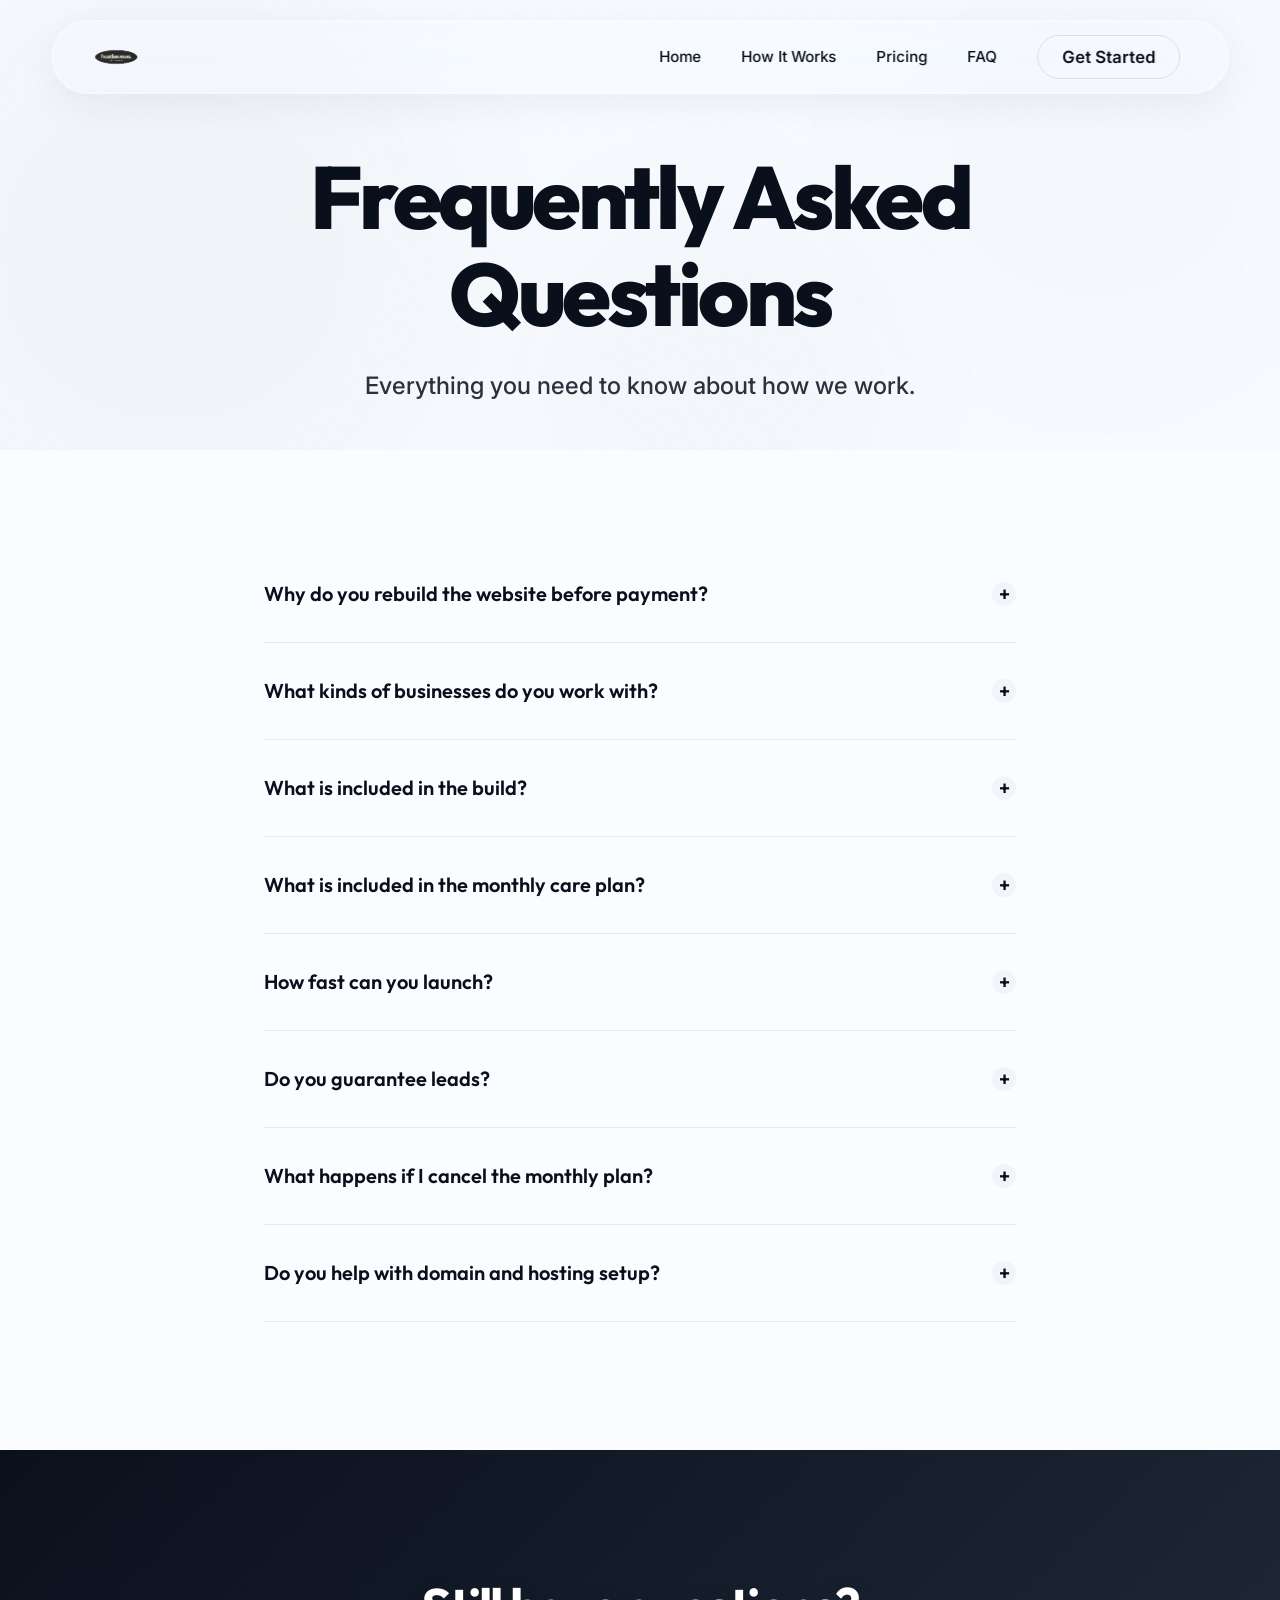
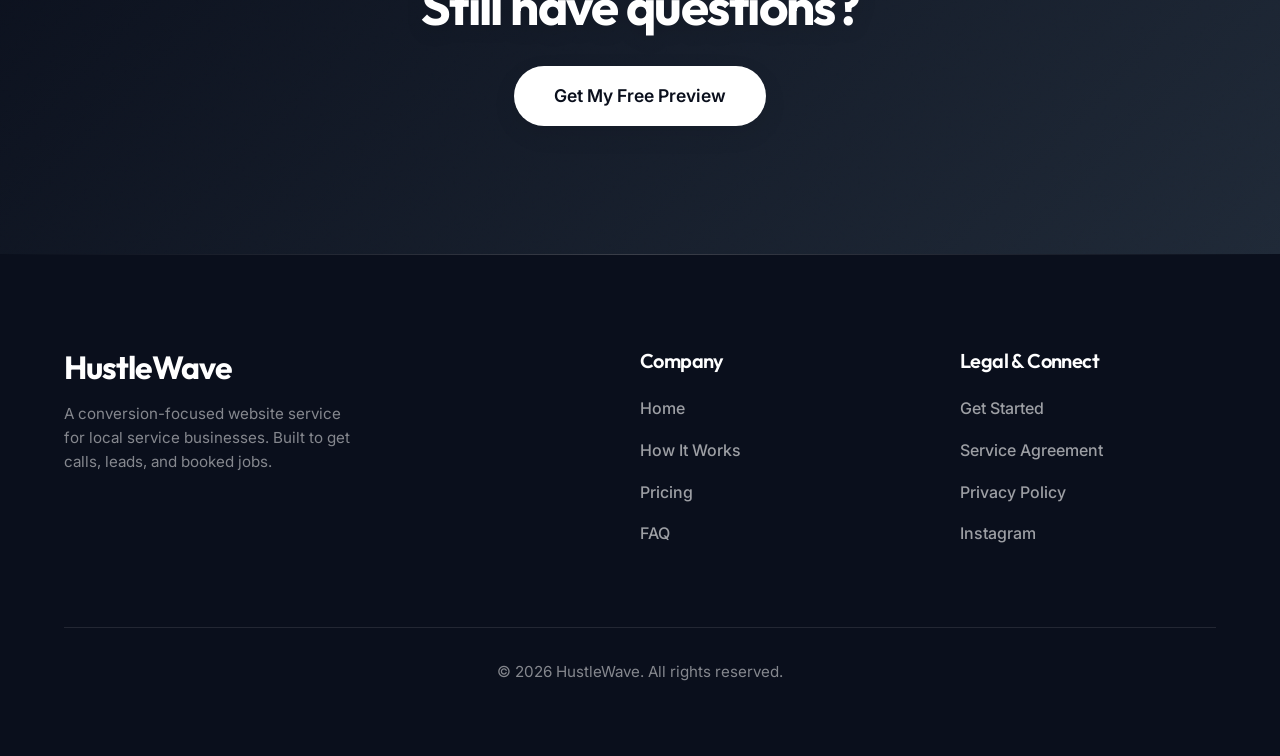
<file: faq.html>
<!DOCTYPE html>
<html lang="en">
<head>
  <meta charset="UTF-8">
  <meta name="viewport" content="width=device-width, initial-scale=1.0">
  <title>FAQ — HustleWave</title>
  <meta name="description" content="Common questions about HustleWave — our preview-first process, pricing, timeline, and what is included.">
  <meta name="color-scheme" content="light dark">
  <meta name="theme-color" content="#0a0f1c">
  <meta name="robots" content="index, follow">
  <link rel="canonical" href="https://hustlewave.net/faq.html">

  <!-- Favicons -->
  <link rel="icon" type="image/png" href="favicon.png">
  <link rel="apple-touch-icon" href="apple-touch-icon.png">

  <!-- Open Graph -->
  <meta property="og:type" content="website">
  <meta property="og:site_name" content="HustleWave">
  <meta property="og:title" content="FAQ — HustleWave">
  <meta property="og:description" content="Common questions about HustleWave — our preview-first process, pricing, timeline, and what is included.">
  <meta property="og:url" content="https://hustlewave.net/faq.html">
  <meta property="og:image" content="https://hustlewave.net/og-image.png">
  <meta property="og:image:width" content="1200">
  <meta property="og:image:height" content="630">

  <!-- Twitter -->
  <meta name="twitter:card" content="summary_large_image">
  <meta name="twitter:title" content="FAQ — HustleWave">
  <meta name="twitter:description" content="Common questions about HustleWave — our preview-first process, pricing, timeline, and what is included.">
  <meta name="twitter:image" content="https://hustlewave.net/og-image.png">

  <link rel="stylesheet" href="styles.css">
  <script src="script.js" defer></script>
  <script src="content-loader.js" defer></script>

  <script type="application/ld+json">
  {
    "@context": "https://schema.org",
    "@type": "FAQPage",
    "mainEntity": [
      {
        "@type": "Question",
        "name": "Why do you rebuild the website before payment?",
        "acceptedAnswer": {"@type": "Answer", "text": "We lower the risk for you. Instead of paying first and hoping for the best, we build a preview. You see what you're getting, we walk you through it, and you only move forward if you like it."}
      },
      {
        "@type": "Question",
        "name": "What kinds of businesses do you work with?",
        "acceptedAnswer": {"@type": "Answer", "text": "Local service businesses — plumbers, HVAC, electricians, roofers, landscapers, cleaners, contractors, and auto detailers."}
      },
      {
        "@type": "Question",
        "name": "What is included in the build?",
        "acceptedAnswer": {"@type": "Answer", "text": "A custom, mobile-optimized, conversion-focused layout. Service-based copywriting, core pages (Home, Services, About, Contact), contact forms, click-to-call setup, basic SEO, domain/hosting setup assistance, and one round of revisions."}
      },
      {
        "@type": "Question",
        "name": "What is included in the monthly care plan?",
        "acceptedAnswer": {"@type": "Answer", "text": "Premium hosting, ongoing maintenance, support, uptime monitoring, and small content updates like text changes, photo swaps, and hours updates."}
      },
      {
        "@type": "Question",
        "name": "How fast can you launch?",
        "acceptedAnswer": {"@type": "Answer", "text": "Most websites are completed within 24 to 72 hours after you officially move forward and provide the required information."}
      },
      {
        "@type": "Question",
        "name": "Do you guarantee leads?",
        "acceptedAnswer": {"@type": "Answer", "text": "No. We build websites optimized to convert the traffic you get, but we cannot guarantee specific revenue or lead numbers."}
      },
      {
        "@type": "Question",
        "name": "What is the pricing?",
        "acceptedAnswer": {"@type": "Answer", "text": "$997 one-time for the website build and $100 per month for the care plan."}
      }
    ]
  }
  </script>
</head>
<body>

  <a href="#main" class="skip-link">Skip to main content</a>

  <nav>
    <div class="container nav-container">
      <a href="index.html" class="logo-link">
        <img src="logo.png" alt="HustleWave Logo" class="logo-img">
      </a>
      
      <div class="nav-links">
        <a href="index.html" class="nav-link">Home</a>
        <a href="how-it-works.html" class="nav-link">How It Works</a>
        <a href="pricing.html" class="nav-link">Pricing</a>
        <a href="faq.html" class="nav-link">FAQ</a>
        <a href="contact.html" class="btn btn-outline" style="padding: 0.5rem 1.5rem;">Get Started</a>
      </div>

      <button class="mobile-menu-btn" aria-label="Open menu" aria-expanded="false"></button>
    </div>
  </nav>

  <header class="hero" id="main" style="min-height: 50vh;">
    <div class="mesh-bg">
      <div class="mesh-orb orb-1"></div>
      <div class="mesh-orb orb-2"></div>
      <div class="mesh-orb orb-3"></div>
      <div class="noise-overlay"></div>
    </div>
    <div class="container text-center">
      <div class="hero-content fade-in-up">
        <h1>Frequently Asked Questions</h1>
        <p style="font-size: 1.5rem; margin-top: 1.5rem; font-weight: 500; color: var(--color-text-main);">Everything you need to know about how we work.</p>
      </div>
    </div>
  </header>

  <section class="faq-page-section" style="padding-top: 6rem;">
    <div class="container fade-in-up" style="max-width: 800px;">
      
      <div class="faq-list">
        
        <div class="faq-item">
          <div class="faq-question">
            Why do you rebuild the website before payment?
            <span class="faq-icon">+</span>
          </div>
          <div class="faq-answer">
            <p>We believe in lowering the risk for you. Instead of asking you to pay first and hope for the best, we build a preview version. You see exactly what you’re getting, we walk you through it, and you only move forward if you like the direction.</p>
          </div>
        </div>

        <div class="faq-item">
          <div class="faq-question">
            What kinds of businesses do you work with?
            <span class="faq-icon">+</span>
          </div>
          <div class="faq-answer">
            <p>We specialize in local service businesses. Plumbers, HVAC, electricians, roofers, landscapers, cleaners, contractors, and auto detailers are our ideal clients. We understand what these businesses need to convert traffic into booked calls.</p>
          </div>
        </div>

        <div class="faq-item">
          <div class="faq-question">
            What is included in the build?
            <span class="faq-icon">+</span>
          </div>
          <div class="faq-answer">
            <p>A custom, mobile-optimized, conversion-focused layout. We handle the service-based copywriting, core pages (Home, Services, About, Contact), contact forms, click-to-call setup, basic SEO, domain/hosting setup assistance, and 1 round of revisions before launch.</p>
          </div>
        </div>
        
        <div class="faq-item">
          <div class="faq-question">
            What is included in the monthly care plan?
            <span class="faq-icon">+</span>
          </div>
          <div class="faq-answer">
            <p>The care plan covers premium hosting, ongoing maintenance, support, uptime monitoring, and small content updates (like changing text, swapping photos, updating your hours, or editing a service description). It keeps your site live and up-to-date without you having to lift a finger.</p>
          </div>
        </div>

        <div class="faq-item">
          <div class="faq-question">
            How fast can you launch?
            <span class="faq-icon">+</span>
          </div>
          <div class="faq-answer">
            <p>Most websites are completed and ready to launch within 24 to 72 hours after you officially move forward and provide the required information (like your business details and service list).</p>
          </div>
        </div>

        <div class="faq-item">
          <div class="faq-question">
            Do you guarantee leads?
            <span class="faq-icon">+</span>
          </div>
          <div class="faq-answer">
            <p>No. We build websites that are optimized to convert the traffic you get. We provide a massive improvement to trust, clarity, and conversion potential, but we cannot guarantee specific revenue or lead numbers.</p>
          </div>
        </div>

        <div class="faq-item">
          <div class="faq-question">
            What happens if I cancel the monthly plan?
            <span class="faq-icon">+</span>
          </div>
          <div class="faq-answer">
            <p>If you cancel the monthly care plan, our hosting, support, and maintenance stop. The website may be taken offline. We can provide an export of the site if reasonably available, but any migration or transfer work may require an extra fee.</p>
          </div>
        </div>
        
        <div class="faq-item">
          <div class="faq-question">
            Do you help with domain and hosting setup?
            <span class="faq-icon">+</span>
          </div>
          <div class="faq-answer">
            <p>Yes! It's included in the initial build. We will help point your domain (or help you buy one if you don't have one) and set up the hosting on our premium servers under the monthly care plan.</p>
          </div>
        </div>

      </div>
    </div>
  </section>

  <section class="cta-section bg-sky text-center" style="padding: 8rem 0;">
    <div class="container fade-in-up">
      <h2 style="font-size: clamp(2rem, 4vw, 3.5rem); margin-bottom: 2rem;">Still have questions?</h2>
      <a href="contact.html" class="btn btn-white" style="font-size: 1.1rem; padding: 1rem 2.5rem;">Get My Free Preview</a>
    </div>
  </section>

  <footer>
    <div class="container">
      <div class="footer-grid">
        <div>
          <h3 style="font-family: var(--font-heading); margin-bottom: 1rem;">HustleWave</h3>
          <p style="max-width: 300px;">A conversion-focused website service for local service businesses. Built to get calls, leads, and booked jobs.</p>
        </div>
        <div>
          <h4 style="margin-bottom: 1.5rem; color: white;">Company</h4>
          <ul class="footer-links">
            <li><a href="index.html">Home</a></li>
            <li><a href="how-it-works.html">How It Works</a></li>
            <li><a href="pricing.html">Pricing</a></li>
            <li><a href="faq.html">FAQ</a></li>
          </ul>
        </div>
        <div>
          <h4 style="margin-bottom: 1.5rem; color: white;">Legal &amp; Connect</h4>
          <ul class="footer-links">
            <li><a href="contact.html">Get Started</a></li>
            <li><a href="service-agreement.html">Service Agreement</a></li>
            <li><a href="privacy.html">Privacy Policy</a></li>
            <li><a href="https://www.instagram.com/official_hustlewave/" target="_blank" rel="noopener noreferrer">Instagram</a></li>
          </ul>
        </div>
      </div>
      <div style="border-top: 1px solid rgba(255,255,255,0.1); padding-top: 2rem; text-align: center;">
        <p>&copy; <span data-content="footer.copyright_year">2026</span> <span data-content="business.name">HustleWave</span>. All rights reserved.</p>
      </div>
    </div>
  </footer>

</body>
</html>
</file>
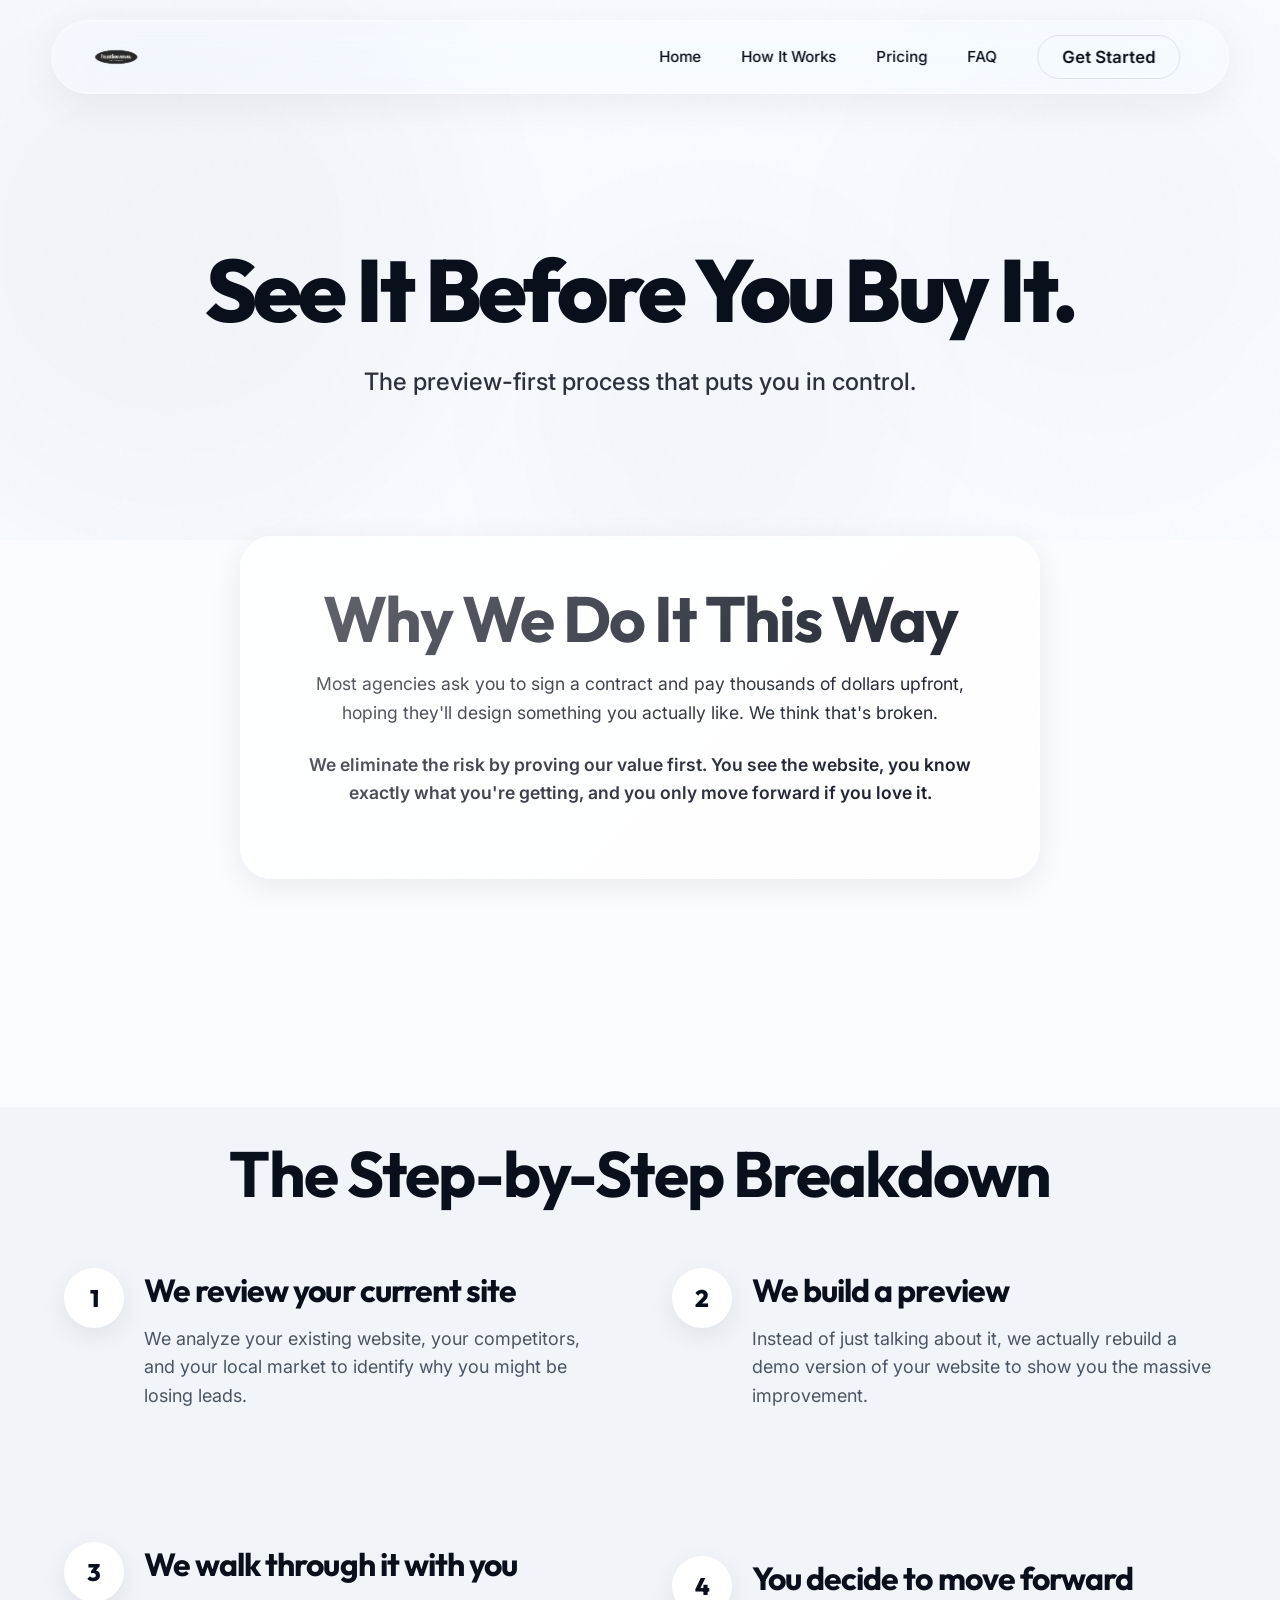
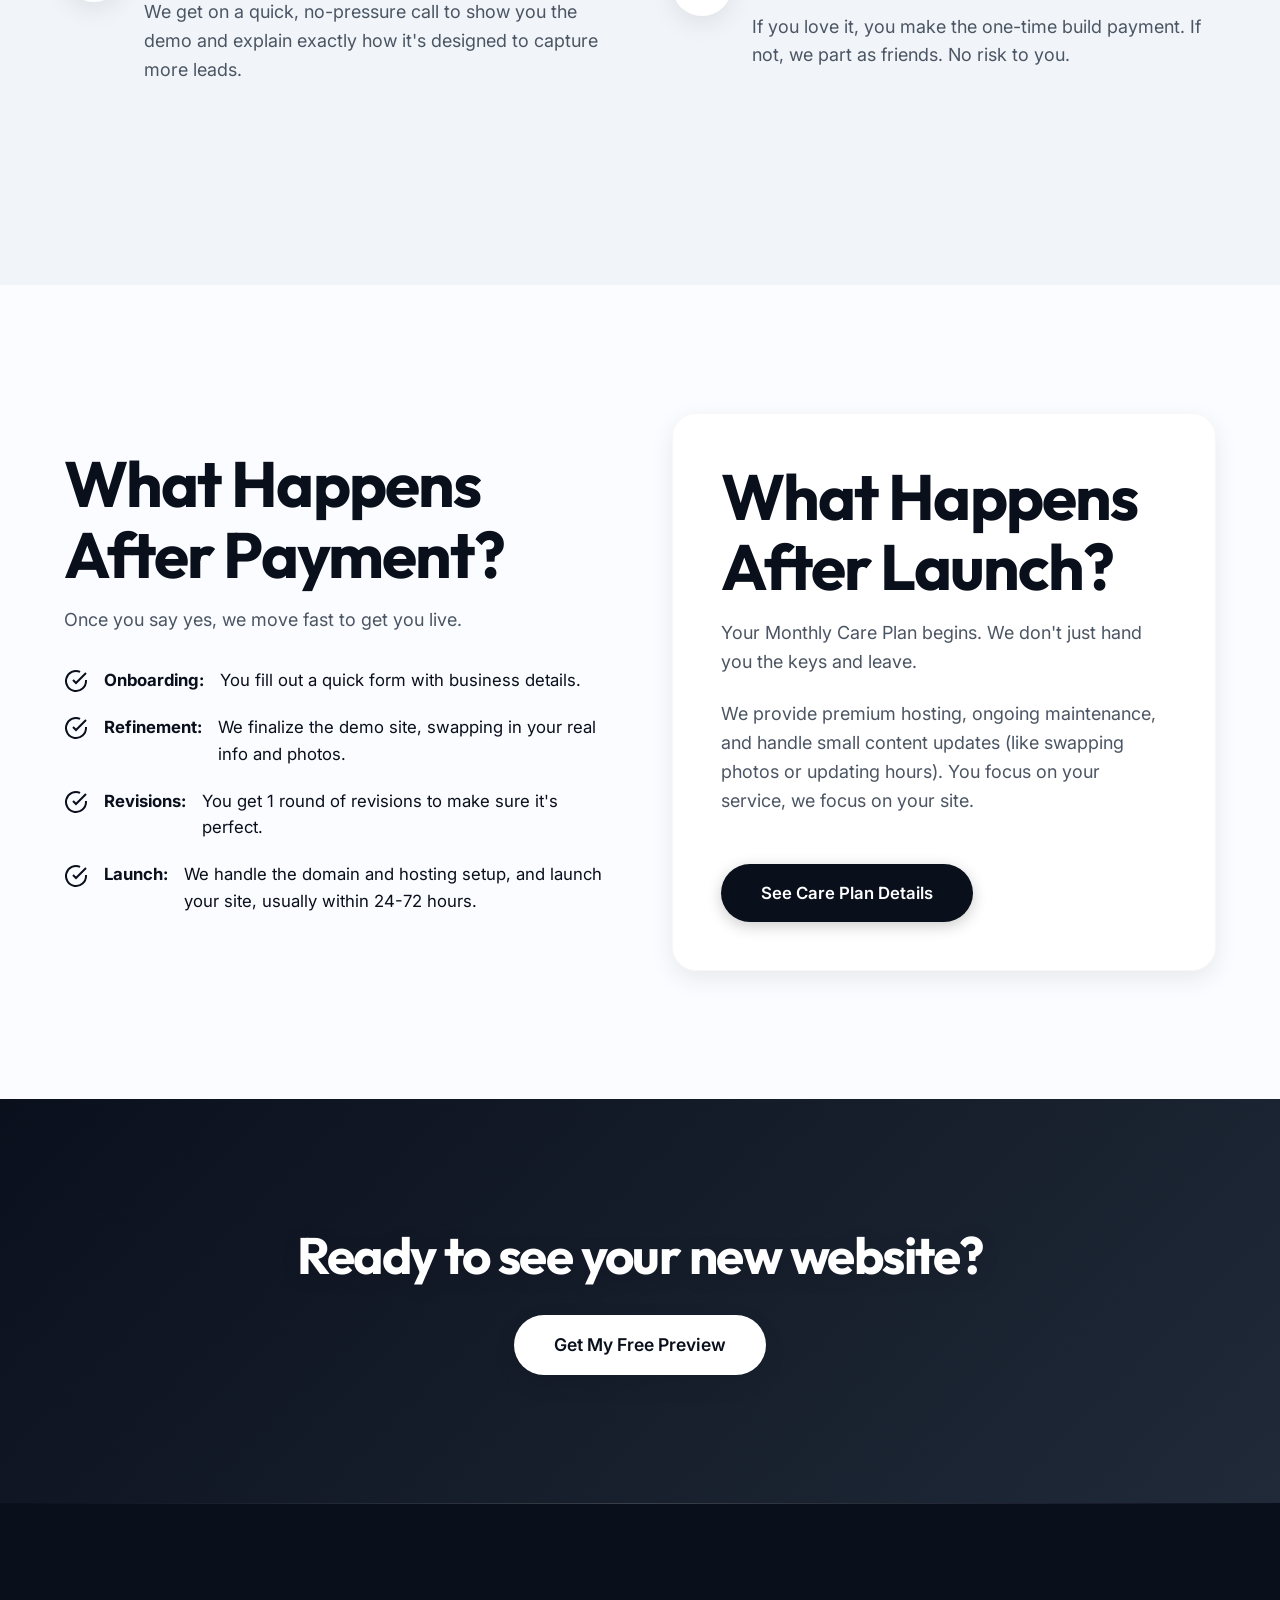
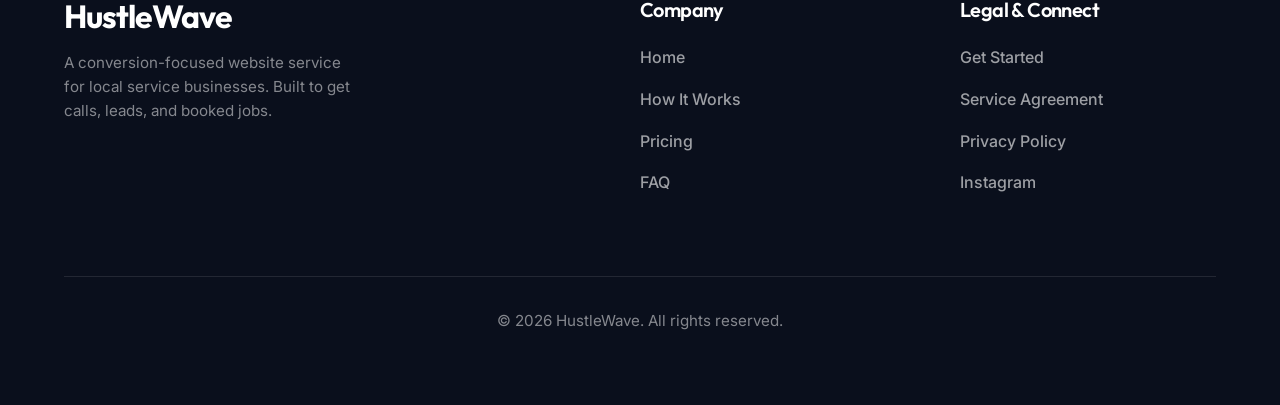
<file: how-it-works.html>
<!DOCTYPE html>
<html lang="en">
<head>
  <meta charset="UTF-8">
  <meta name="viewport" content="width=device-width, initial-scale=1.0">
  <title>How It Works — HustleWave</title>
  <meta name="description" content="See our preview-first process. We rebuild your website before you pay, so you see exactly what you're getting.">
  <meta name="color-scheme" content="light dark">
  <meta name="theme-color" content="#0a0f1c">
  <meta name="robots" content="index, follow">
  <link rel="canonical" href="https://hustlewave.net/how-it-works.html">

  <!-- Favicons -->
  <link rel="icon" type="image/png" href="favicon.png">
  <link rel="apple-touch-icon" href="apple-touch-icon.png">

  <!-- Open Graph -->
  <meta property="og:type" content="website">
  <meta property="og:site_name" content="HustleWave">
  <meta property="og:title" content="How HustleWave Works — See It Before You Buy It">
  <meta property="og:description" content="See our preview-first process. We rebuild your website before you pay, so you see exactly what you're getting.">
  <meta property="og:url" content="https://hustlewave.net/how-it-works.html">
  <meta property="og:image" content="https://hustlewave.net/og-image.png">
  <meta property="og:image:width" content="1200">
  <meta property="og:image:height" content="630">

  <!-- Twitter -->
  <meta name="twitter:card" content="summary_large_image">
  <meta name="twitter:title" content="How HustleWave Works — See It Before You Buy It">
  <meta name="twitter:description" content="See our preview-first process. We rebuild your website before you pay, so you see exactly what you're getting.">
  <meta name="twitter:image" content="https://hustlewave.net/og-image.png">

  <link rel="stylesheet" href="styles.css">
  <script src="script.js" defer></script>
  <script src="content-loader.js" defer></script>
</head>
<body>

  <a href="#main" class="skip-link">Skip to main content</a>

  <nav>
    <div class="container nav-container">
      <a href="index.html" class="logo-link">
        <img src="logo.png" alt="HustleWave Logo" class="logo-img">
      </a>
      
      <div class="nav-links">
        <a href="index.html" class="nav-link">Home</a>
        <a href="how-it-works.html" class="nav-link">How It Works</a>
        <a href="pricing.html" class="nav-link">Pricing</a>
        <a href="faq.html" class="nav-link">FAQ</a>
        <a href="contact.html" class="btn btn-outline" style="padding: 0.5rem 1.5rem;">Get Started</a>
      </div>

      <button class="mobile-menu-btn" aria-label="Open menu" aria-expanded="false"></button>
    </div>
  </nav>

  <header class="hero" id="main" style="min-height: 60vh;">
    <div class="mesh-bg">
      <div class="mesh-orb orb-1"></div>
      <div class="mesh-orb orb-2"></div>
      <div class="mesh-orb orb-3"></div>
      <div class="noise-overlay"></div>
    </div>
    <div class="container text-center">
      <div class="hero-content fade-in-up">
        <h1>See It Before You Buy It.</h1>
        <p style="font-size: 1.5rem; margin-top: 1.5rem; font-weight: 500; color: var(--color-text-main);">The preview-first process that puts you in control.</p>
      </div>
    </div>
  </header>

  <section class="risk-section" style="padding-top: 6rem;">
    <div class="container text-center fade-in-up">
      <div class="glass-card" style="max-width: 800px; margin: 0 auto; transform: translateY(-100px);">
        <h2>Why We Do It This Way</h2>
        <p style="font-size: 1.1rem; color: var(--color-text-main);">Most agencies ask you to sign a contract and pay thousands of dollars upfront, hoping they'll design something you actually like. We think that's broken.</p>
        <p style="font-size: 1.1rem; color: var(--color-text-main); font-weight: 600;">We eliminate the risk by proving our value first. You see the website, you know exactly what you're getting, and you only move forward if you love it.</p>
      </div>
    </div>
  </section>

  <section class="steps-section bg-light" style="padding-top: 2rem;">
    <div class="container fade-in-up">
      <h2 class="text-center" style="margin-bottom: 4rem;">The Step-by-Step Breakdown</h2>
      
      <div class="grid-2">
        <div class="process-step text-left" style="text-align: left;">
          <div class="step-number" style="margin-left: 0;">1</div>
          <h3>We review your current site</h3>
          <p>We analyze your existing website, your competitors, and your local market to identify why you might be losing leads.</p>
        </div>
        <div class="process-step text-left" style="text-align: left;">
          <div class="step-number" style="margin-left: 0;">2</div>
          <h3>We build a preview</h3>
          <p>Instead of just talking about it, we actually rebuild a demo version of your website to show you the massive improvement.</p>
        </div>
        <div class="process-step text-left" style="text-align: left;">
          <div class="step-number" style="margin-left: 0;">3</div>
          <h3>We walk through it with you</h3>
          <p>We get on a quick, no-pressure call to show you the demo and explain exactly how it's designed to capture more leads.</p>
        </div>
        <div class="process-step text-left" style="text-align: left;">
          <div class="step-number" style="margin-left: 0;">4</div>
          <h3>You decide to move forward</h3>
          <p>If you love it, you make the one-time build payment. If not, we part as friends. No risk to you.</p>
        </div>
      </div>
    </div>
  </section>

  <section class="after-payment-section">
    <div class="container fade-in-up">
      <div class="grid-2">
        <div>
          <h2>What Happens After Payment?</h2>
          <p>Once you say yes, we move fast to get you live.</p>
          <ul class="feature-list" style="margin-top: 2rem;">
            <li><svg width="24" height="24" viewBox="0 0 24 24" fill="none" stroke="currentColor" stroke-width="2"><path d="M22 11.08V12a10 10 0 1 1-5.93-9.14"/><polyline points="22 4 12 14.01 9 11.01"/></svg> <strong>Onboarding:</strong> You fill out a quick form with business details.</li>
            <li><svg width="24" height="24" viewBox="0 0 24 24" fill="none" stroke="currentColor" stroke-width="2"><path d="M22 11.08V12a10 10 0 1 1-5.93-9.14"/><polyline points="22 4 12 14.01 9 11.01"/></svg> <strong>Refinement:</strong> We finalize the demo site, swapping in your real info and photos.</li>
            <li><svg width="24" height="24" viewBox="0 0 24 24" fill="none" stroke="currentColor" stroke-width="2"><path d="M22 11.08V12a10 10 0 1 1-5.93-9.14"/><polyline points="22 4 12 14.01 9 11.01"/></svg> <strong>Revisions:</strong> You get 1 round of revisions to make sure it's perfect.</li>
            <li><svg width="24" height="24" viewBox="0 0 24 24" fill="none" stroke="currentColor" stroke-width="2"><path d="M22 11.08V12a10 10 0 1 1-5.93-9.14"/><polyline points="22 4 12 14.01 9 11.01"/></svg> <strong>Launch:</strong> We handle the domain and hosting setup, and launch your site, usually within 24-72 hours.</li>
          </ul>
        </div>
        <div class="card bg-light">
          <h2>What Happens After Launch?</h2>
          <p>Your Monthly Care Plan begins. We don't just hand you the keys and leave.</p>
          <p>We provide premium hosting, ongoing maintenance, and handle small content updates (like swapping photos or updating hours). You focus on your service, we focus on your site.</p>
          <a href="pricing.html" class="btn btn-primary" style="margin-top: 1.5rem;">See Care Plan Details</a>
        </div>
      </div>
    </div>
  </section>

  <section class="cta-section bg-sky text-center" style="padding: 8rem 0;">
    <div class="container fade-in-up">
      <h2 style="font-size: clamp(2rem, 4vw, 3.5rem); margin-bottom: 2rem;">Ready to see your new website?</h2>
      <a href="contact.html" class="btn btn-white" style="font-size: 1.1rem; padding: 1rem 2.5rem;">Get My Free Preview</a>
    </div>
  </section>

  <footer>
    <div class="container">
      <div class="footer-grid">
        <div>
          <h3 style="font-family: var(--font-heading); margin-bottom: 1rem;">HustleWave</h3>
          <p style="max-width: 300px;">A conversion-focused website service for local service businesses. Built to get calls, leads, and booked jobs.</p>
        </div>
        <div>
          <h4 style="margin-bottom: 1.5rem; color: white;">Company</h4>
          <ul class="footer-links">
            <li><a href="index.html">Home</a></li>
            <li><a href="how-it-works.html">How It Works</a></li>
            <li><a href="pricing.html">Pricing</a></li>
            <li><a href="faq.html">FAQ</a></li>
          </ul>
        </div>
        <div>
          <h4 style="margin-bottom: 1.5rem; color: white;">Legal &amp; Connect</h4>
          <ul class="footer-links">
            <li><a href="contact.html">Get Started</a></li>
            <li><a href="service-agreement.html">Service Agreement</a></li>
            <li><a href="privacy.html">Privacy Policy</a></li>
            <li><a href="https://www.instagram.com/official_hustlewave/" target="_blank" rel="noopener noreferrer">Instagram</a></li>
          </ul>
        </div>
      </div>
      <div style="border-top: 1px solid rgba(255,255,255,0.1); padding-top: 2rem; text-align: center;">
        <p>&copy; <span data-content="footer.copyright_year">2026</span> <span data-content="business.name">HustleWave</span>. All rights reserved.</p>
      </div>
    </div>
  </footer>

</body>
</html>
</file>
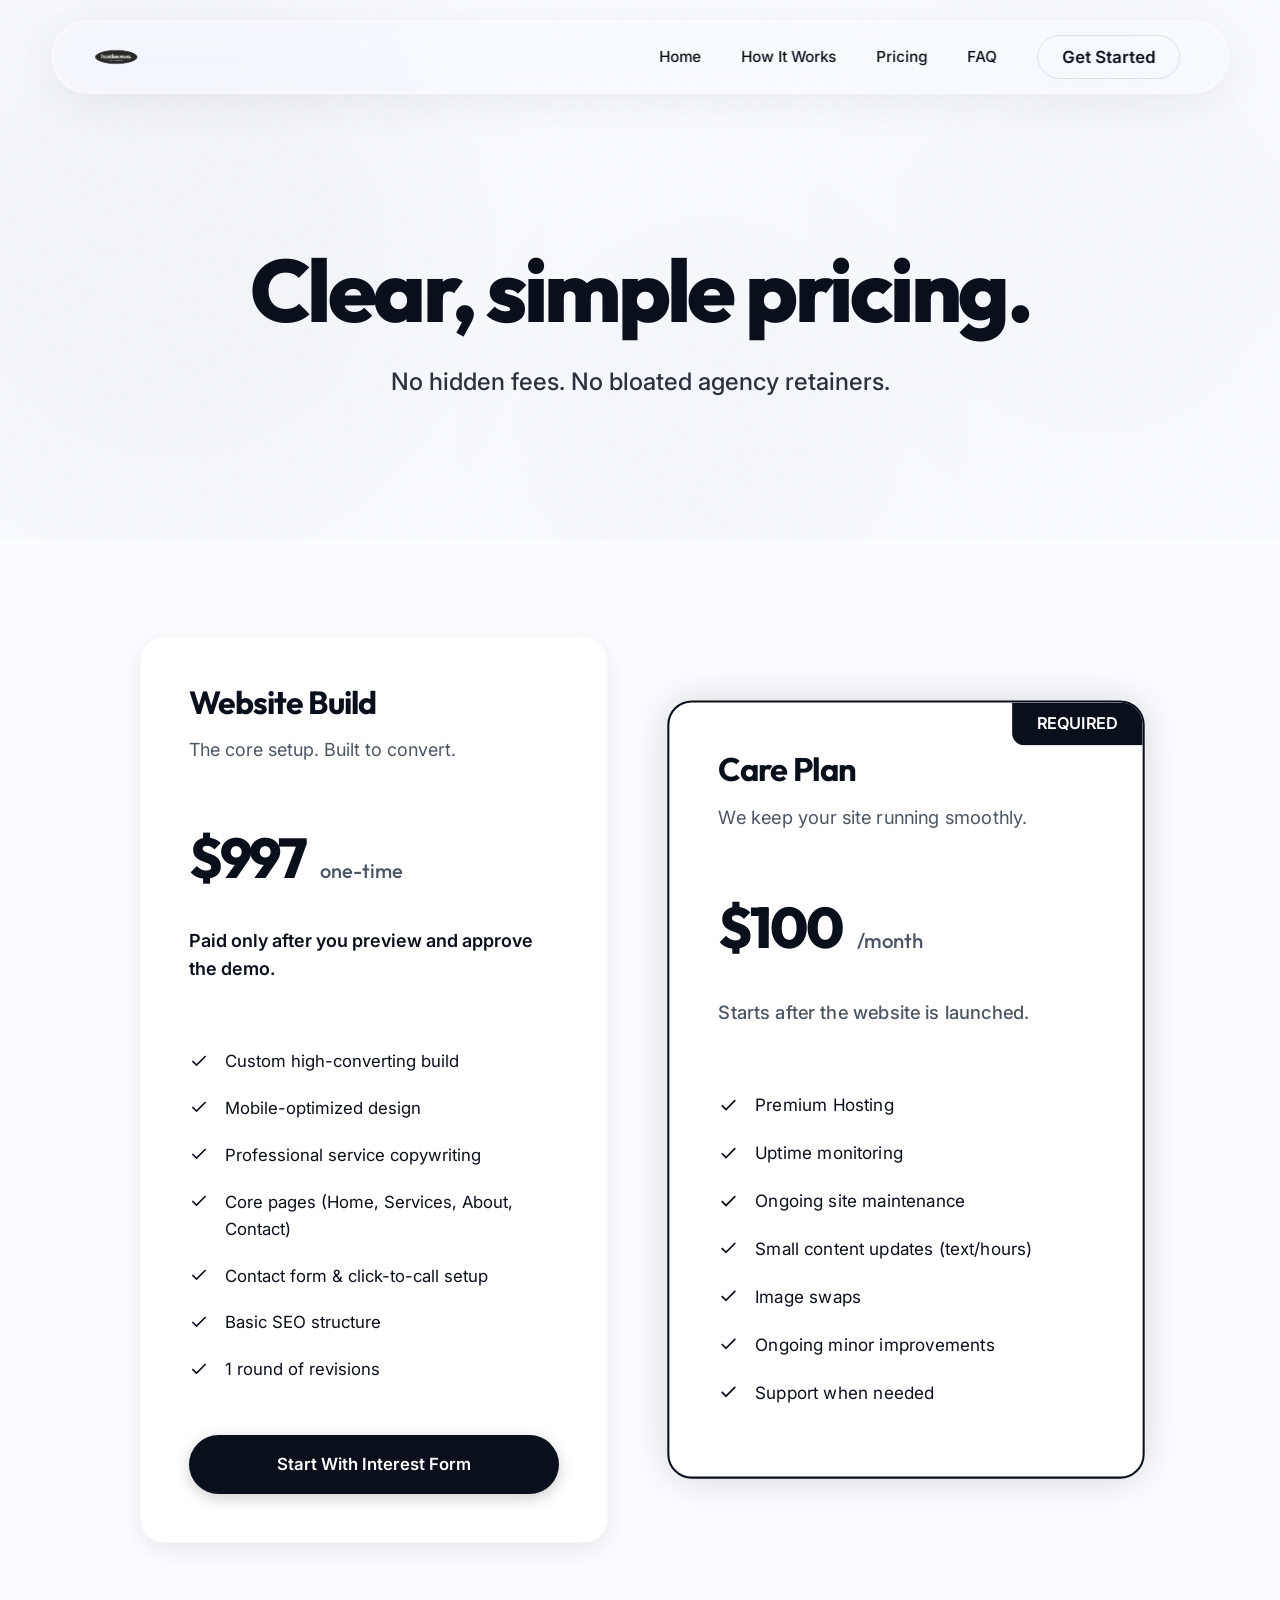
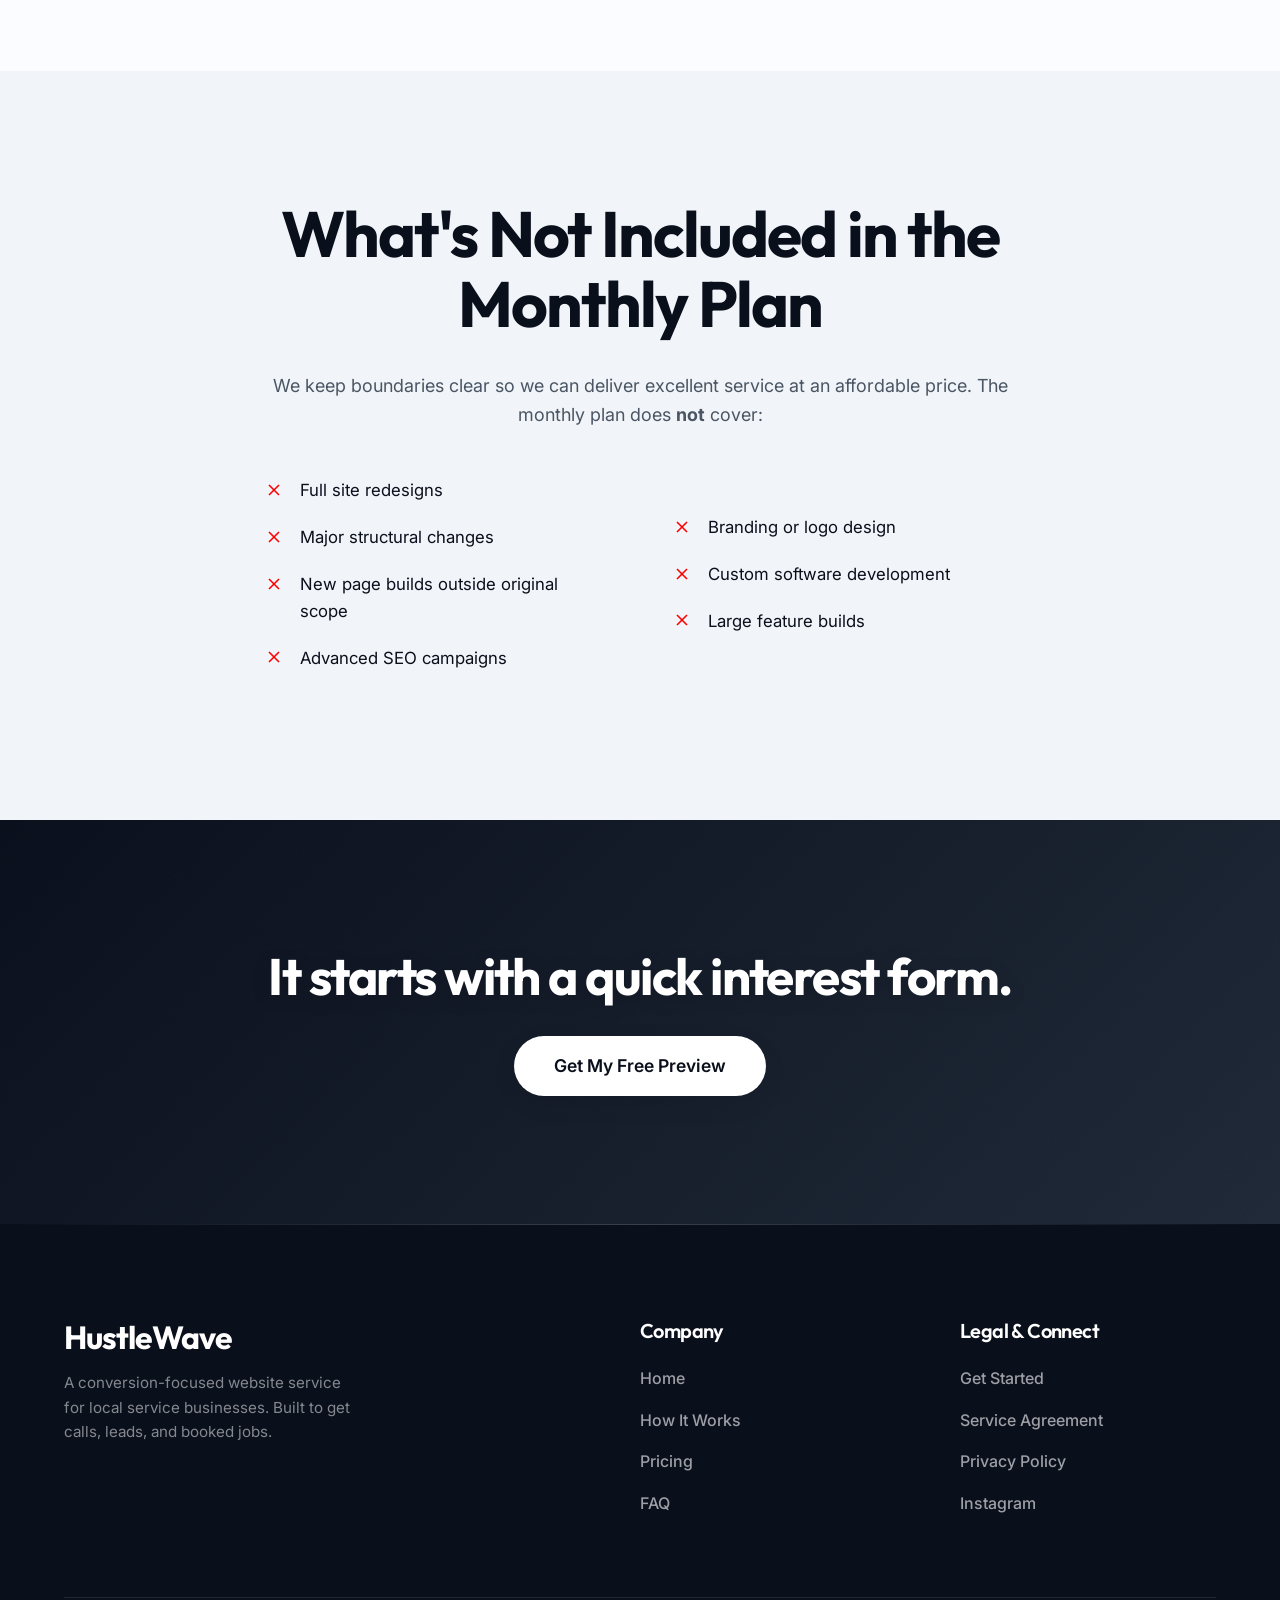
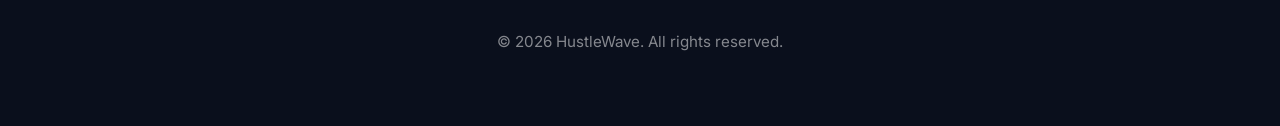
<file: pricing.html>
<!DOCTYPE html>
<html lang="en">
<head>
  <meta charset="UTF-8">
  <meta name="viewport" content="width=device-width, initial-scale=1.0">
  <title>Pricing — HustleWave</title>
  <meta name="description" content="Simple, transparent pricing. $997 one-time build and $100/month care plan. No hidden fees.">
  <meta name="color-scheme" content="light dark">
  <meta name="theme-color" content="#0a0f1c">
  <meta name="robots" content="index, follow">
  <link rel="canonical" href="https://hustlewave.net/pricing.html">

  <!-- Favicons -->
  <link rel="icon" type="image/png" href="favicon.png">
  <link rel="apple-touch-icon" href="apple-touch-icon.png">

  <!-- Open Graph -->
  <meta property="og:type" content="website">
  <meta property="og:site_name" content="HustleWave">
  <meta property="og:title" content="Pricing — HustleWave">
  <meta property="og:description" content="Simple, transparent pricing. $997 one-time build and $100/month care plan. No hidden fees.">
  <meta property="og:url" content="https://hustlewave.net/pricing.html">
  <meta property="og:image" content="https://hustlewave.net/og-image.png">
  <meta property="og:image:width" content="1200">
  <meta property="og:image:height" content="630">

  <!-- Twitter -->
  <meta name="twitter:card" content="summary_large_image">
  <meta name="twitter:title" content="Pricing — HustleWave">
  <meta name="twitter:description" content="Simple, transparent pricing. $997 one-time build and $100/month care plan. No hidden fees.">
  <meta name="twitter:image" content="https://hustlewave.net/og-image.png">

  <link rel="stylesheet" href="styles.css">
  <script src="script.js" defer></script>
  <script src="content-loader.js" defer></script>
</head>
<body>

  <a href="#main" class="skip-link">Skip to main content</a>

  <nav>
    <div class="container nav-container">
      <a href="index.html" class="logo-link">
        <img src="logo.png" alt="HustleWave Logo" class="logo-img">
      </a>
      
      <div class="nav-links">
        <a href="index.html" class="nav-link">Home</a>
        <a href="how-it-works.html" class="nav-link">How It Works</a>
        <a href="pricing.html" class="nav-link">Pricing</a>
        <a href="faq.html" class="nav-link">FAQ</a>
        <a href="contact.html" class="btn btn-outline" style="padding: 0.5rem 1.5rem;">Get Started</a>
      </div>

      <button class="mobile-menu-btn" aria-label="Open menu" aria-expanded="false"></button>
    </div>
  </nav>

  <header class="hero" id="main" style="min-height: 60vh;">
    <div class="mesh-bg">
      <div class="mesh-orb orb-1"></div>
      <div class="mesh-orb orb-2"></div>
      <div class="mesh-orb orb-3"></div>
      <div class="noise-overlay"></div>
    </div>
    <div class="container text-center">
      <div class="hero-content fade-in-up">
        <h1>Clear, simple pricing.</h1>
        <p style="font-size: 1.5rem; margin-top: 1.5rem; font-weight: 500; color: var(--color-text-main);">No hidden fees. No bloated agency retainers.</p>
      </div>
    </div>
  </header>

  <section class="pricing-details-section" style="padding-top: 6rem;">
    <div class="container fade-in-up">
      <div class="grid-2" style="max-width: 1000px; margin: 0 auto;">
        
        <div class="card pricing-card" style="text-align: left; padding: 3rem;">
          <h3 style="font-size: 2rem;">Website Build</h3>
          <p>The core setup. Built to convert.</p>
          <div class="price" style="font-size: 3.5rem;">$997 <span>one-time</span></div>
          <p style="color: var(--color-sky-dark); font-weight: 600; margin-bottom: 2rem;">Paid only after you preview and approve the demo.</p>
          
          <ul class="feature-list" style="margin-top: 2rem;">
            <li><svg width="20" height="20" viewBox="0 0 24 24" fill="none" stroke="var(--color-sky-blue)" stroke-width="2"><polyline points="20 6 9 17 4 12"></polyline></svg> Custom high-converting build</li>
            <li><svg width="20" height="20" viewBox="0 0 24 24" fill="none" stroke="var(--color-sky-blue)" stroke-width="2"><polyline points="20 6 9 17 4 12"></polyline></svg> Mobile-optimized design</li>
            <li><svg width="20" height="20" viewBox="0 0 24 24" fill="none" stroke="var(--color-sky-blue)" stroke-width="2"><polyline points="20 6 9 17 4 12"></polyline></svg> Professional service copywriting</li>
            <li><svg width="20" height="20" viewBox="0 0 24 24" fill="none" stroke="var(--color-sky-blue)" stroke-width="2"><polyline points="20 6 9 17 4 12"></polyline></svg> Core pages (Home, Services, About, Contact)</li>
            <li><svg width="20" height="20" viewBox="0 0 24 24" fill="none" stroke="var(--color-sky-blue)" stroke-width="2"><polyline points="20 6 9 17 4 12"></polyline></svg> Contact form & click-to-call setup</li>
            <li><svg width="20" height="20" viewBox="0 0 24 24" fill="none" stroke="var(--color-sky-blue)" stroke-width="2"><polyline points="20 6 9 17 4 12"></polyline></svg> Basic SEO structure</li>
            <li><svg width="20" height="20" viewBox="0 0 24 24" fill="none" stroke="var(--color-sky-blue)" stroke-width="2"><polyline points="20 6 9 17 4 12"></polyline></svg> 1 round of revisions</li>
          </ul>
          
          <a href="contact.html" class="btn btn-primary" style="width: 100%; margin-top: 2rem;">Start With Interest Form</a>
        </div>

        <div class="card pricing-card popular" style="text-align: left; padding: 3rem;">
          <div style="position: absolute; top: 0; right: 0; background: var(--color-sky-blue); color: white; padding: 0.5rem 1.5rem; border-bottom-left-radius: 12px; font-weight: 600;">REQUIRED</div>
          <h3 style="font-size: 2rem;">Care Plan</h3>
          <p>We keep your site running smoothly.</p>
          <div class="price" style="font-size: 3.5rem;">$100 <span>/month</span></div>
          <p style="color: var(--color-text-muted); font-weight: 500; margin-bottom: 2rem;">Starts after the website is launched.</p>
          
          <ul class="feature-list" style="margin-top: 2rem;">
            <li><svg width="20" height="20" viewBox="0 0 24 24" fill="none" stroke="var(--color-sky-blue)" stroke-width="2"><polyline points="20 6 9 17 4 12"></polyline></svg> Premium Hosting</li>
            <li><svg width="20" height="20" viewBox="0 0 24 24" fill="none" stroke="var(--color-sky-blue)" stroke-width="2"><polyline points="20 6 9 17 4 12"></polyline></svg> Uptime monitoring</li>
            <li><svg width="20" height="20" viewBox="0 0 24 24" fill="none" stroke="var(--color-sky-blue)" stroke-width="2"><polyline points="20 6 9 17 4 12"></polyline></svg> Ongoing site maintenance</li>
            <li><svg width="20" height="20" viewBox="0 0 24 24" fill="none" stroke="var(--color-sky-blue)" stroke-width="2"><polyline points="20 6 9 17 4 12"></polyline></svg> Small content updates (text/hours)</li>
            <li><svg width="20" height="20" viewBox="0 0 24 24" fill="none" stroke="var(--color-sky-blue)" stroke-width="2"><polyline points="20 6 9 17 4 12"></polyline></svg> Image swaps</li>
            <li><svg width="20" height="20" viewBox="0 0 24 24" fill="none" stroke="var(--color-sky-blue)" stroke-width="2"><polyline points="20 6 9 17 4 12"></polyline></svg> Ongoing minor improvements</li>
            <li><svg width="20" height="20" viewBox="0 0 24 24" fill="none" stroke="var(--color-sky-blue)" stroke-width="2"><polyline points="20 6 9 17 4 12"></polyline></svg> Support when needed</li>
          </ul>
        </div>
        
      </div>
    </div>
  </section>

  <section class="not-included-section bg-light">
    <div class="container fade-in-up" style="max-width: 800px;">
      <h2 class="text-center" style="margin-bottom: 2rem;">What's Not Included in the Monthly Plan</h2>
      <p class="text-center" style="margin-bottom: 3rem;">We keep boundaries clear so we can deliver excellent service at an affordable price. The monthly plan does <strong>not</strong> cover:</p>
      
      <div class="grid-2">
        <ul class="feature-list">
          <li><svg width="20" height="20" viewBox="0 0 24 24" fill="none" stroke="red" stroke-width="2"><line x1="18" y1="6" x2="6" y2="18"></line><line x1="6" y1="6" x2="18" y2="18"></line></svg> Full site redesigns</li>
          <li><svg width="20" height="20" viewBox="0 0 24 24" fill="none" stroke="red" stroke-width="2"><line x1="18" y1="6" x2="6" y2="18"></line><line x1="6" y1="6" x2="18" y2="18"></line></svg> Major structural changes</li>
          <li><svg width="20" height="20" viewBox="0 0 24 24" fill="none" stroke="red" stroke-width="2"><line x1="18" y1="6" x2="6" y2="18"></line><line x1="6" y1="6" x2="18" y2="18"></line></svg> New page builds outside original scope</li>
          <li><svg width="20" height="20" viewBox="0 0 24 24" fill="none" stroke="red" stroke-width="2"><line x1="18" y1="6" x2="6" y2="18"></line><line x1="6" y1="6" x2="18" y2="18"></line></svg> Advanced SEO campaigns</li>
        </ul>
        <ul class="feature-list">
          <li><svg width="20" height="20" viewBox="0 0 24 24" fill="none" stroke="red" stroke-width="2"><line x1="18" y1="6" x2="6" y2="18"></line><line x1="6" y1="6" x2="18" y2="18"></line></svg> Branding or logo design</li>
          <li><svg width="20" height="20" viewBox="0 0 24 24" fill="none" stroke="red" stroke-width="2"><line x1="18" y1="6" x2="6" y2="18"></line><line x1="6" y1="6" x2="18" y2="18"></line></svg> Custom software development</li>
          <li><svg width="20" height="20" viewBox="0 0 24 24" fill="none" stroke="red" stroke-width="2"><line x1="18" y1="6" x2="6" y2="18"></line><line x1="6" y1="6" x2="18" y2="18"></line></svg> Large feature builds</li>
        </ul>
      </div>
    </div>
  </section>

  <section class="cta-section bg-sky text-center" style="padding: 8rem 0;">
    <div class="container fade-in-up">
      <h2 style="font-size: clamp(2rem, 4vw, 3.5rem); margin-bottom: 2rem;">It starts with a quick interest form.</h2>
      <a href="contact.html" class="btn btn-white" style="font-size: 1.1rem; padding: 1rem 2.5rem;">Get My Free Preview</a>
    </div>
  </section>

  <footer>
    <div class="container">
      <div class="footer-grid">
        <div>
          <h3 style="font-family: var(--font-heading); margin-bottom: 1rem;">HustleWave</h3>
          <p style="max-width: 300px;">A conversion-focused website service for local service businesses. Built to get calls, leads, and booked jobs.</p>
        </div>
        <div>
          <h4 style="margin-bottom: 1.5rem; color: white;">Company</h4>
          <ul class="footer-links">
            <li><a href="index.html">Home</a></li>
            <li><a href="how-it-works.html">How It Works</a></li>
            <li><a href="pricing.html">Pricing</a></li>
            <li><a href="faq.html">FAQ</a></li>
          </ul>
        </div>
        <div>
          <h4 style="margin-bottom: 1.5rem; color: white;">Legal &amp; Connect</h4>
          <ul class="footer-links">
            <li><a href="contact.html">Get Started</a></li>
            <li><a href="service-agreement.html">Service Agreement</a></li>
            <li><a href="privacy.html">Privacy Policy</a></li>
            <li><a href="https://www.instagram.com/official_hustlewave/" target="_blank" rel="noopener noreferrer">Instagram</a></li>
          </ul>
        </div>
      </div>
      <div style="border-top: 1px solid rgba(255,255,255,0.1); padding-top: 2rem; text-align: center;">
        <p>&copy; <span data-content="footer.copyright_year">2026</span> <span data-content="business.name">HustleWave</span>. All rights reserved.</p>
      </div>
    </div>
  </footer>

</body>
</html>
</file>
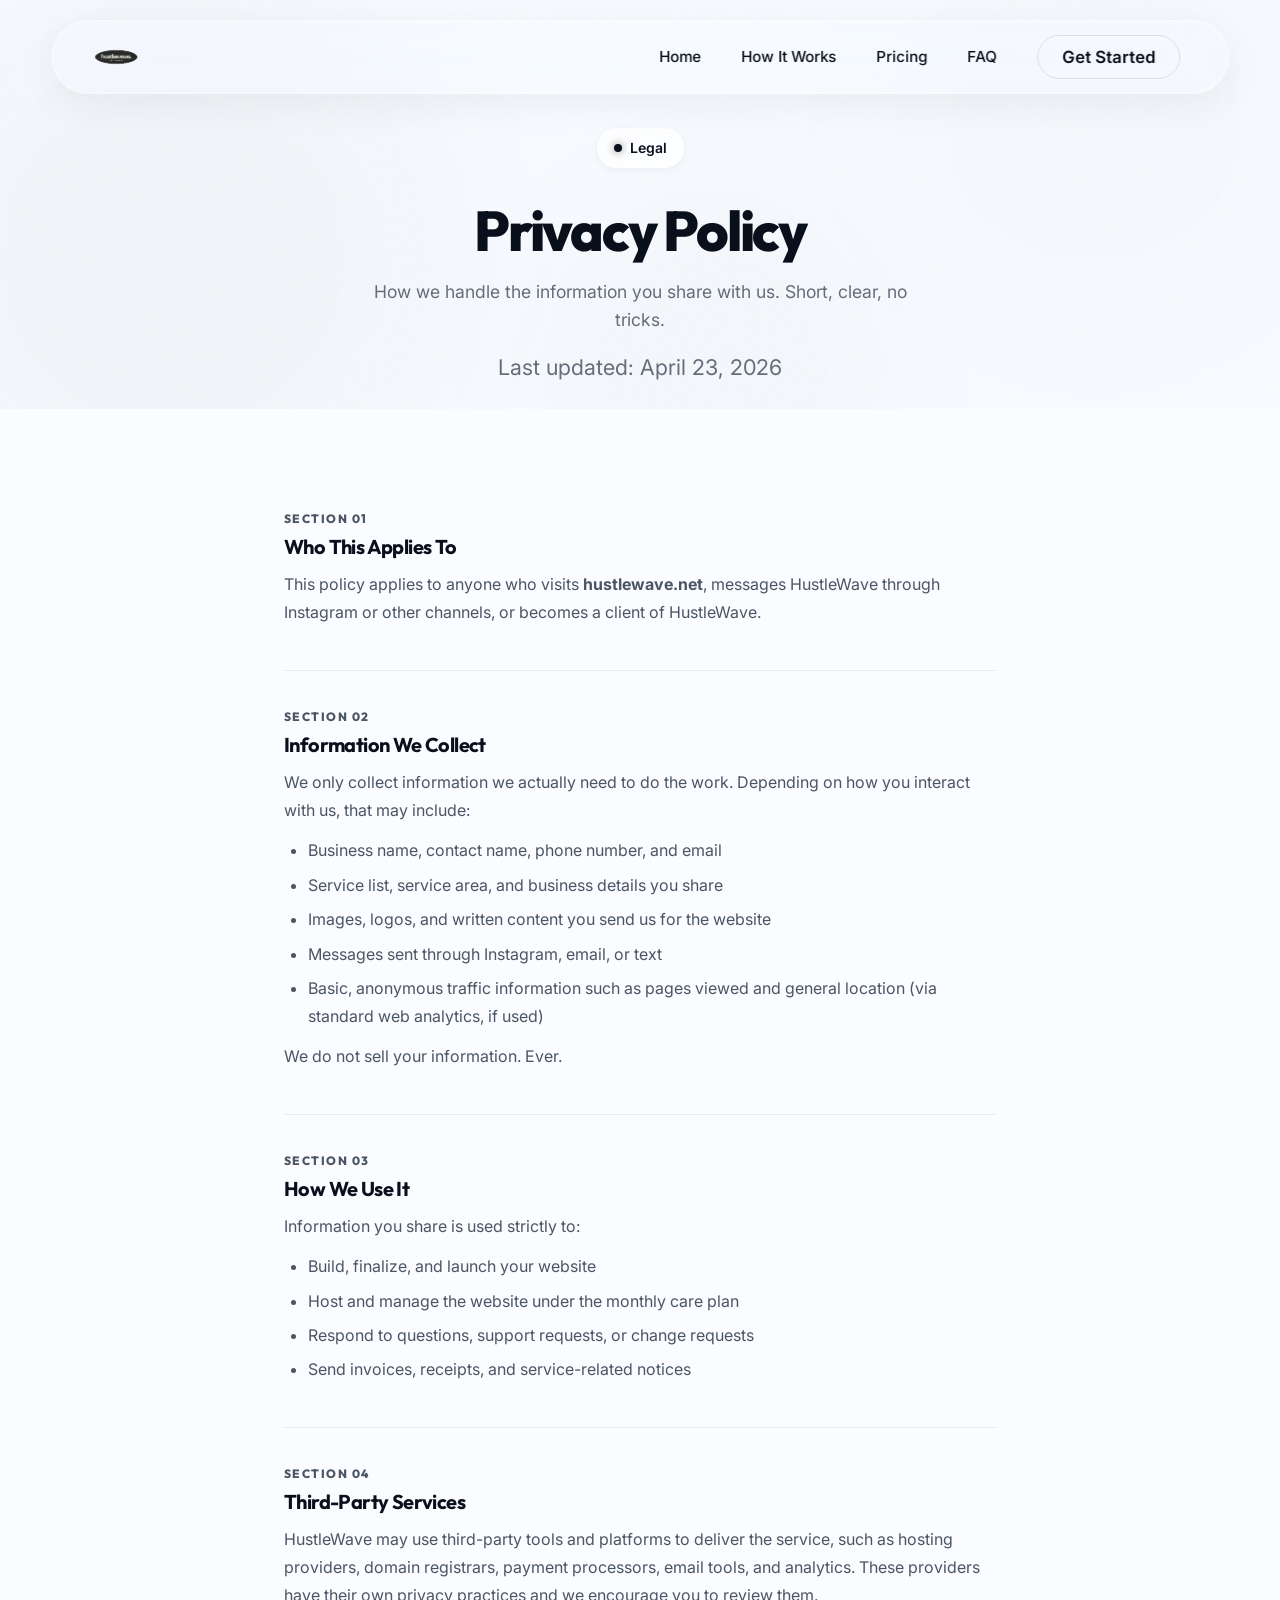
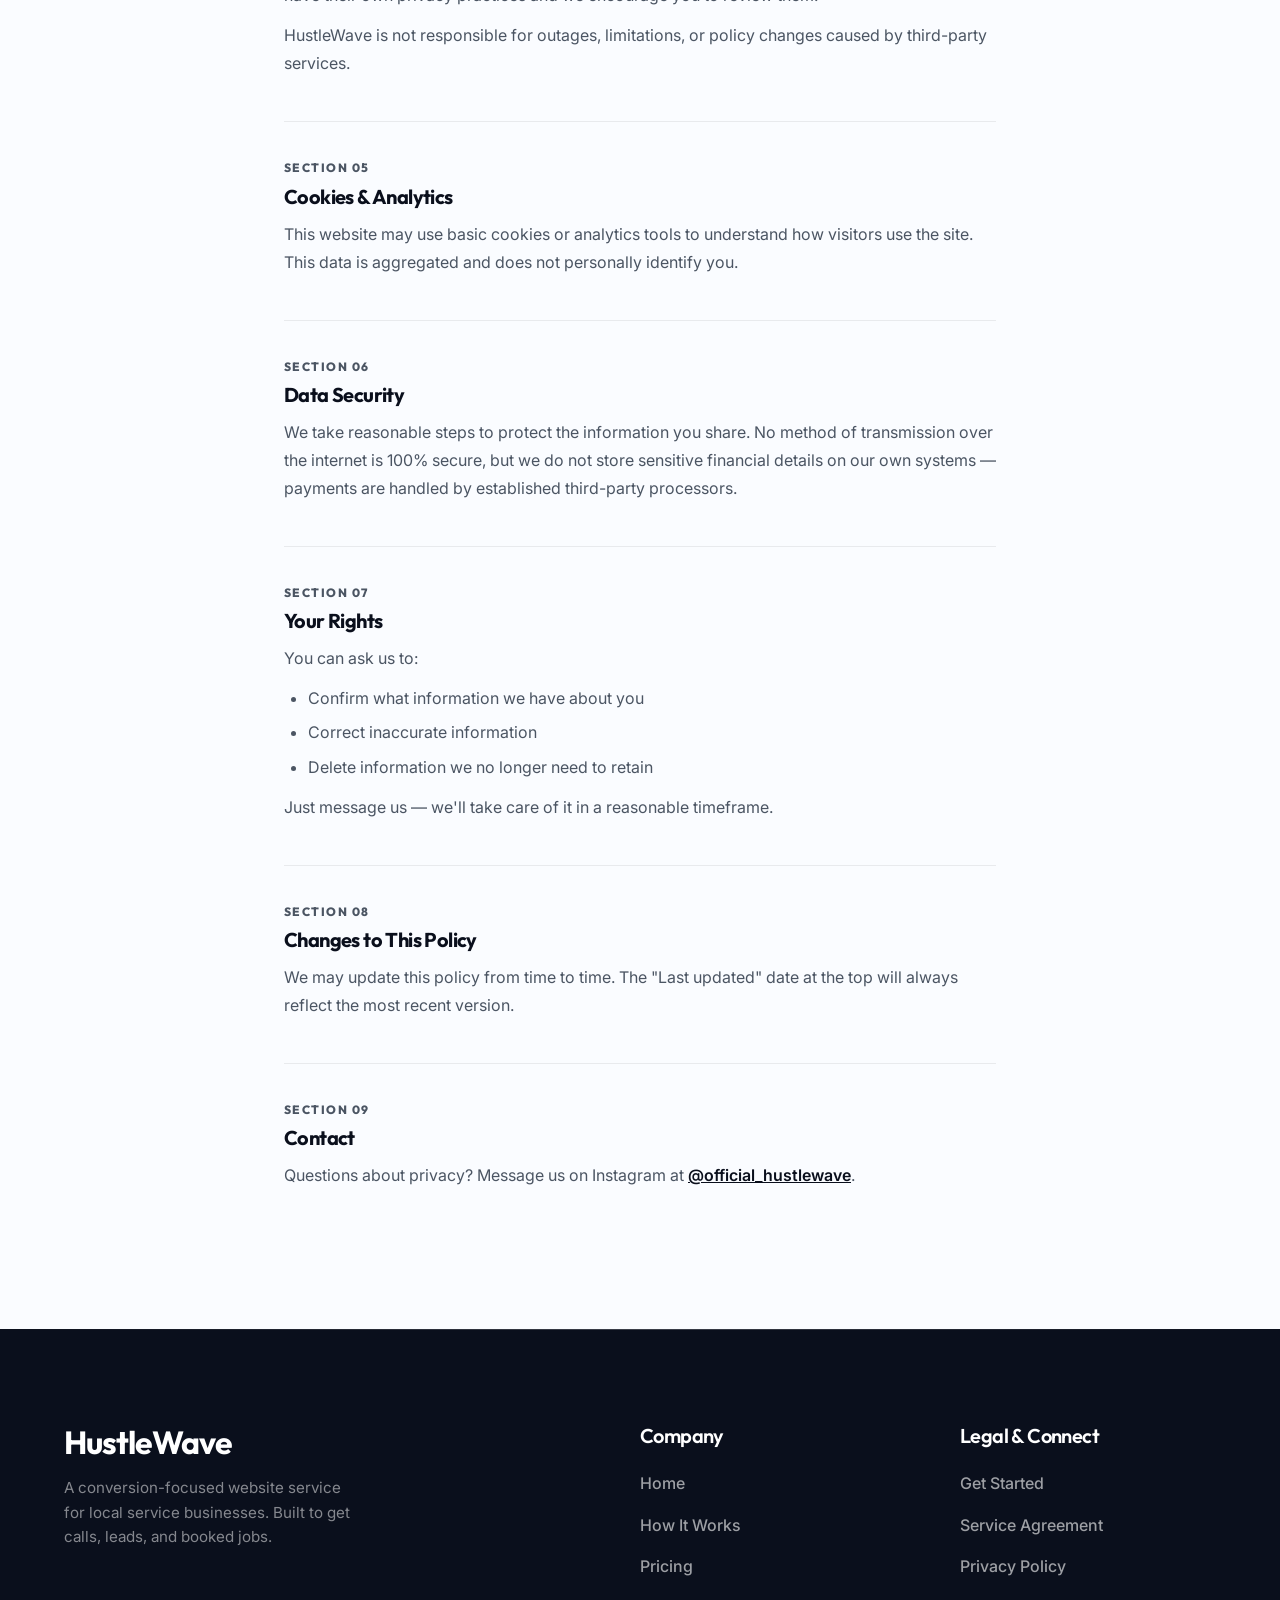
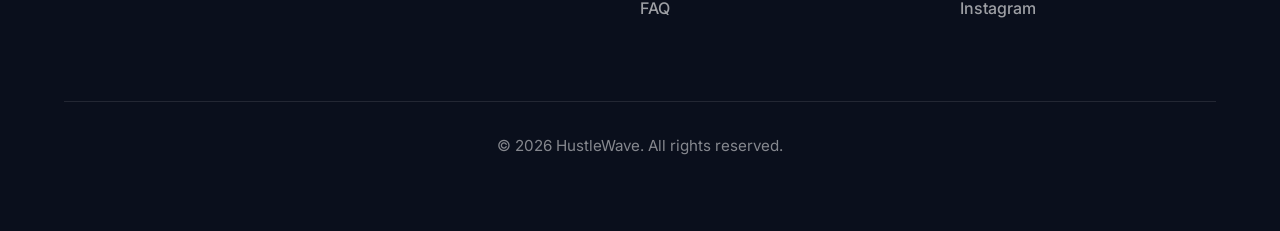
<file: privacy.html>
<!DOCTYPE html>
<html lang="en">
<head>
  <meta charset="UTF-8">
  <meta name="viewport" content="width=device-width, initial-scale=1.0">
  <title>Privacy Policy — HustleWave</title>
  <meta name="description" content="HustleWave Privacy Policy — how we collect, use, and protect your information.">
  <meta name="color-scheme" content="light dark">
  <meta name="theme-color" content="#0a0f1c">
  <meta name="robots" content="index, follow">
  <link rel="canonical" href="https://hustlewave.net/privacy.html">

  <link rel="icon" type="image/png" href="favicon.png">
  <link rel="apple-touch-icon" href="apple-touch-icon.png">

  <meta property="og:type" content="website">
  <meta property="og:site_name" content="HustleWave">
  <meta property="og:title" content="Privacy Policy — HustleWave">
  <meta property="og:description" content="How HustleWave collects, uses, and protects your information.">
  <meta property="og:url" content="https://hustlewave.net/privacy.html">
  <meta property="og:image" content="https://hustlewave.net/og-image.png">

  <link rel="stylesheet" href="styles.css">
  <script src="script.js" defer></script>
  <script src="content-loader.js" defer></script>
  <style>
    .legal-body { max-width: 760px; margin: 0 auto; padding: 0 1.5rem; }
    .legal-section { padding: 2rem 0; border-bottom: 1px solid rgba(0,0,0,0.07); }
    .legal-section:last-child { border-bottom: none; }
    .section-number {
      display: inline-block;
      font-family: var(--font-heading);
      font-weight: 800;
      font-size: 0.75rem;
      letter-spacing: 0.12em;
      text-transform: uppercase;
      color: var(--color-text-muted);
      margin-bottom: 0.5rem;
    }
    .legal-section h3 { font-size: 1.25rem; margin-bottom: 0.75rem; color: var(--color-text-main); }
    .legal-section p, .legal-section li { font-size: 1rem; color: var(--color-text-muted); line-height: 1.75; margin-bottom: 0.75rem; }
    .legal-section ul { padding-left: 1.5rem; margin-bottom: 0.75rem; }
    .legal-section li { margin-bottom: 0.4rem; }
    .updated-line { font-size: 0.9rem; color: var(--color-text-muted); margin-top: 1rem; }
  </style>
</head>
<body>

  <a href="#main" class="skip-link">Skip to main content</a>

  <nav>
    <div class="container nav-container">
      <a href="index.html" class="logo-link">
        <img src="logo.png" alt="HustleWave Logo" class="logo-img">
      </a>
      <div class="nav-links">
        <a href="index.html" class="nav-link">Home</a>
        <a href="how-it-works.html" class="nav-link">How It Works</a>
        <a href="pricing.html" class="nav-link">Pricing</a>
        <a href="faq.html" class="nav-link">FAQ</a>
        <a href="contact.html" class="btn btn-outline" style="padding: 0.5rem 1.5rem;">Get Started</a>
      </div>
      <button class="mobile-menu-btn" aria-label="Open menu" aria-expanded="false"></button>
    </div>
  </nav>

  <header class="hero" id="main" style="min-height: 36vh;">
    <div class="mesh-bg">
      <div class="mesh-orb orb-1"></div>
      <div class="mesh-orb orb-2"></div>
      <div class="mesh-orb orb-3"></div>
      <div class="noise-overlay"></div>
    </div>
    <div class="container text-center">
      <div class="hero-content fade-in-up">
        <div class="badge" style="justify-content: center;">
          <span class="badge-dot"></span>
          Legal
        </div>
        <h1 style="font-size: clamp(2rem, 5vw, 3.5rem);">Privacy Policy</h1>
        <p style="font-size: 1.1rem; max-width: 560px; margin: 0 auto;">How we handle the information you share with us. Short, clear, no tricks.</p>
        <p class="updated-line">Last updated: April 23, 2026</p>
      </div>
    </div>
  </header>

  <section style="padding-top: 4rem; padding-bottom: 6rem;">
    <div class="legal-body fade-in-up">

      <div class="legal-section">
        <span class="section-number">Section 01</span>
        <h3>Who This Applies To</h3>
        <p>This policy applies to anyone who visits <strong>hustlewave.net</strong>, messages HustleWave through Instagram or other channels, or becomes a client of HustleWave.</p>
      </div>

      <div class="legal-section">
        <span class="section-number">Section 02</span>
        <h3>Information We Collect</h3>
        <p>We only collect information we actually need to do the work. Depending on how you interact with us, that may include:</p>
        <ul>
          <li>Business name, contact name, phone number, and email</li>
          <li>Service list, service area, and business details you share</li>
          <li>Images, logos, and written content you send us for the website</li>
          <li>Messages sent through Instagram, email, or text</li>
          <li>Basic, anonymous traffic information such as pages viewed and general location (via standard web analytics, if used)</li>
        </ul>
        <p>We do not sell your information. Ever.</p>
      </div>

      <div class="legal-section">
        <span class="section-number">Section 03</span>
        <h3>How We Use It</h3>
        <p>Information you share is used strictly to:</p>
        <ul>
          <li>Build, finalize, and launch your website</li>
          <li>Host and manage the website under the monthly care plan</li>
          <li>Respond to questions, support requests, or change requests</li>
          <li>Send invoices, receipts, and service-related notices</li>
        </ul>
      </div>

      <div class="legal-section">
        <span class="section-number">Section 04</span>
        <h3>Third-Party Services</h3>
        <p>HustleWave may use third-party tools and platforms to deliver the service, such as hosting providers, domain registrars, payment processors, email tools, and analytics. These providers have their own privacy practices and we encourage you to review them.</p>
        <p>HustleWave is not responsible for outages, limitations, or policy changes caused by third-party services.</p>
      </div>

      <div class="legal-section">
        <span class="section-number">Section 05</span>
        <h3>Cookies &amp; Analytics</h3>
        <p>This website may use basic cookies or analytics tools to understand how visitors use the site. This data is aggregated and does not personally identify you.</p>
      </div>

      <div class="legal-section">
        <span class="section-number">Section 06</span>
        <h3>Data Security</h3>
        <p>We take reasonable steps to protect the information you share. No method of transmission over the internet is 100% secure, but we do not store sensitive financial details on our own systems — payments are handled by established third-party processors.</p>
      </div>

      <div class="legal-section">
        <span class="section-number">Section 07</span>
        <h3>Your Rights</h3>
        <p>You can ask us to:</p>
        <ul>
          <li>Confirm what information we have about you</li>
          <li>Correct inaccurate information</li>
          <li>Delete information we no longer need to retain</li>
        </ul>
        <p>Just message us — we'll take care of it in a reasonable timeframe.</p>
      </div>

      <div class="legal-section">
        <span class="section-number">Section 08</span>
        <h3>Changes to This Policy</h3>
        <p>We may update this policy from time to time. The "Last updated" date at the top will always reflect the most recent version.</p>
      </div>

      <div class="legal-section">
        <span class="section-number">Section 09</span>
        <h3>Contact</h3>
        <p>Questions about privacy? Message us on Instagram at <a href="https://www.instagram.com/official_hustlewave/" target="_blank" rel="noopener noreferrer" style="color: var(--color-primary); font-weight: 600;">@official_hustlewave</a>.</p>
      </div>

    </div>
  </section>

  <footer>
    <div class="container">
      <div class="footer-grid">
        <div>
          <h3 style="font-family: var(--font-heading); margin-bottom: 1rem;">HustleWave</h3>
          <p style="max-width: 300px;">A conversion-focused website service for local service businesses. Built to get calls, leads, and booked jobs.</p>
        </div>
        <div>
          <h4 style="margin-bottom: 1.5rem; color: white;">Company</h4>
          <ul class="footer-links">
            <li><a href="index.html">Home</a></li>
            <li><a href="how-it-works.html">How It Works</a></li>
            <li><a href="pricing.html">Pricing</a></li>
            <li><a href="faq.html">FAQ</a></li>
          </ul>
        </div>
        <div>
          <h4 style="margin-bottom: 1.5rem; color: white;">Legal &amp; Connect</h4>
          <ul class="footer-links">
            <li><a href="contact.html">Get Started</a></li>
            <li><a href="service-agreement.html">Service Agreement</a></li>
            <li><a href="privacy.html">Privacy Policy</a></li>
            <li><a href="https://www.instagram.com/official_hustlewave/" target="_blank" rel="noopener noreferrer">Instagram</a></li>
          </ul>
        </div>
      </div>
      <div style="border-top: 1px solid rgba(255,255,255,0.1); padding-top: 2rem; text-align: center;">
        <p>&copy; <span data-content="footer.copyright_year">2026</span> <span data-content="business.name">HustleWave</span>. All rights reserved.</p>
      </div>
    </div>
  </footer>

</body>
</html>
</file>
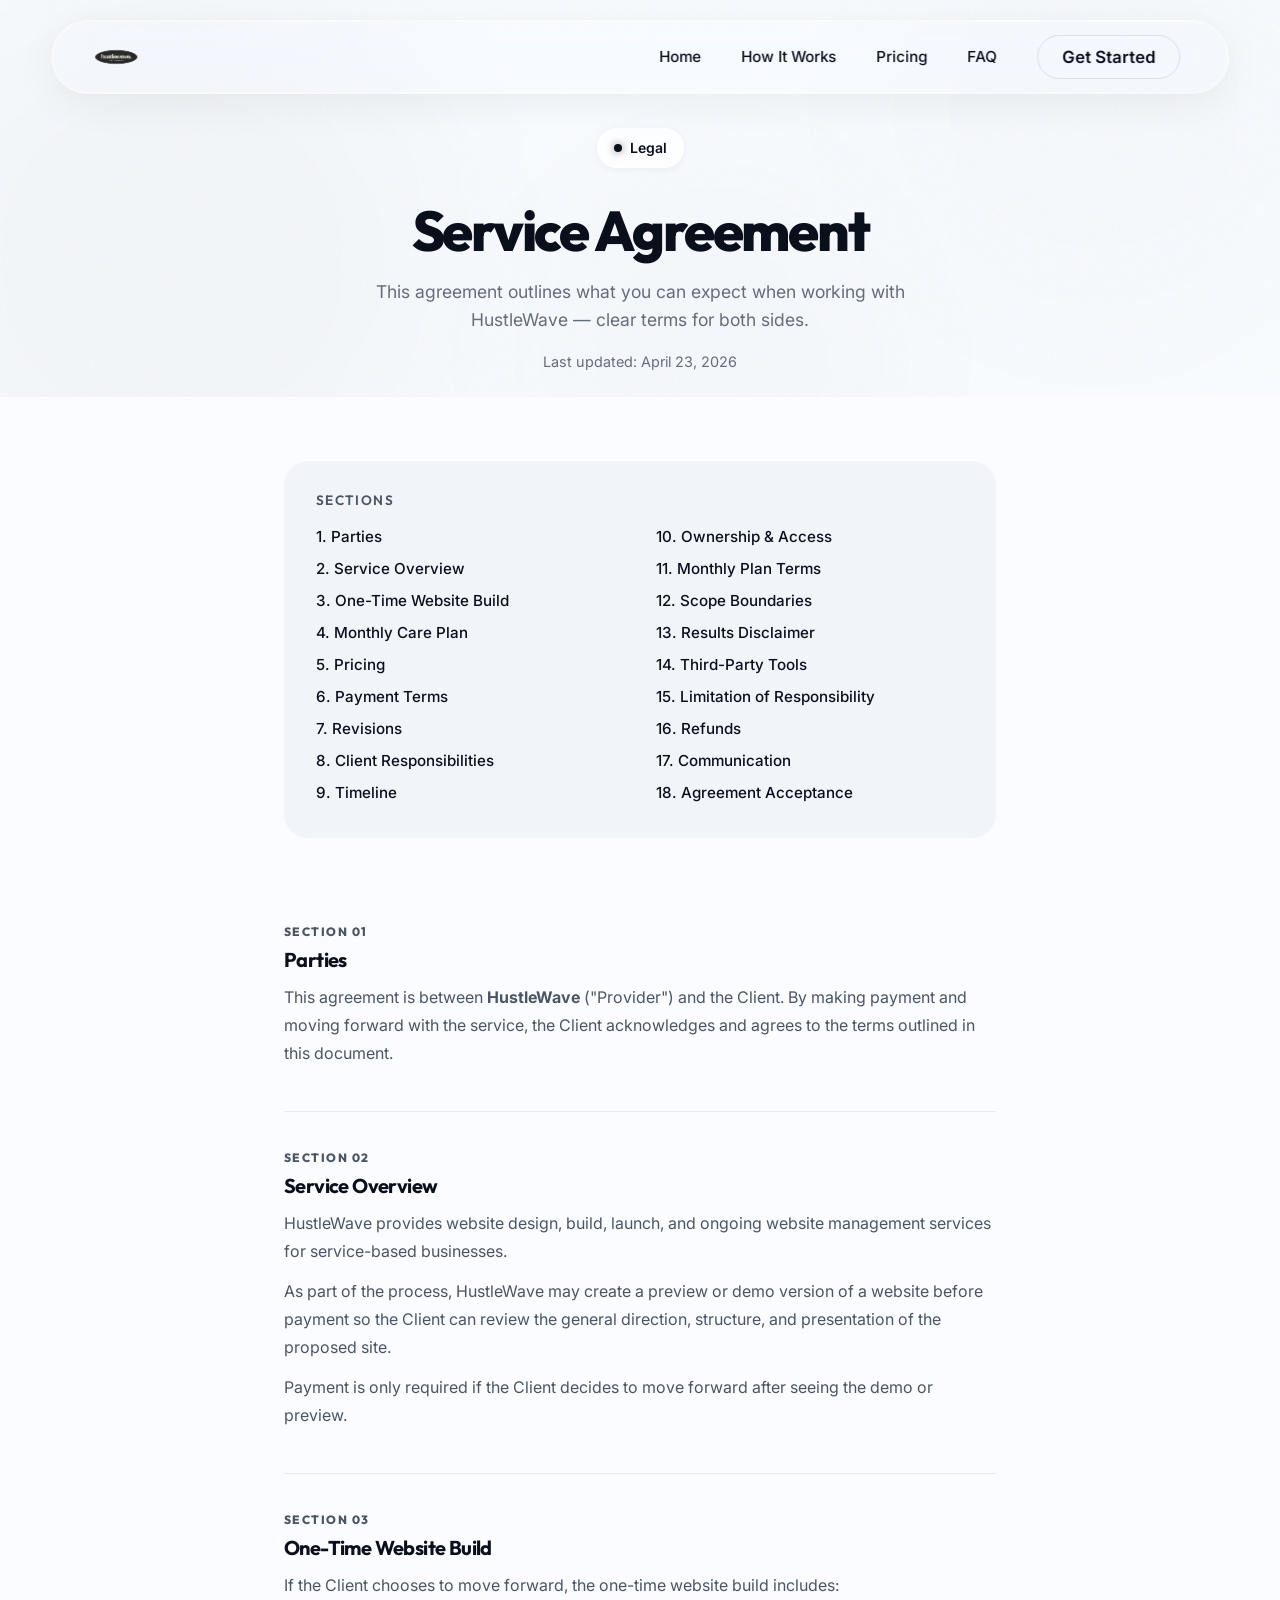
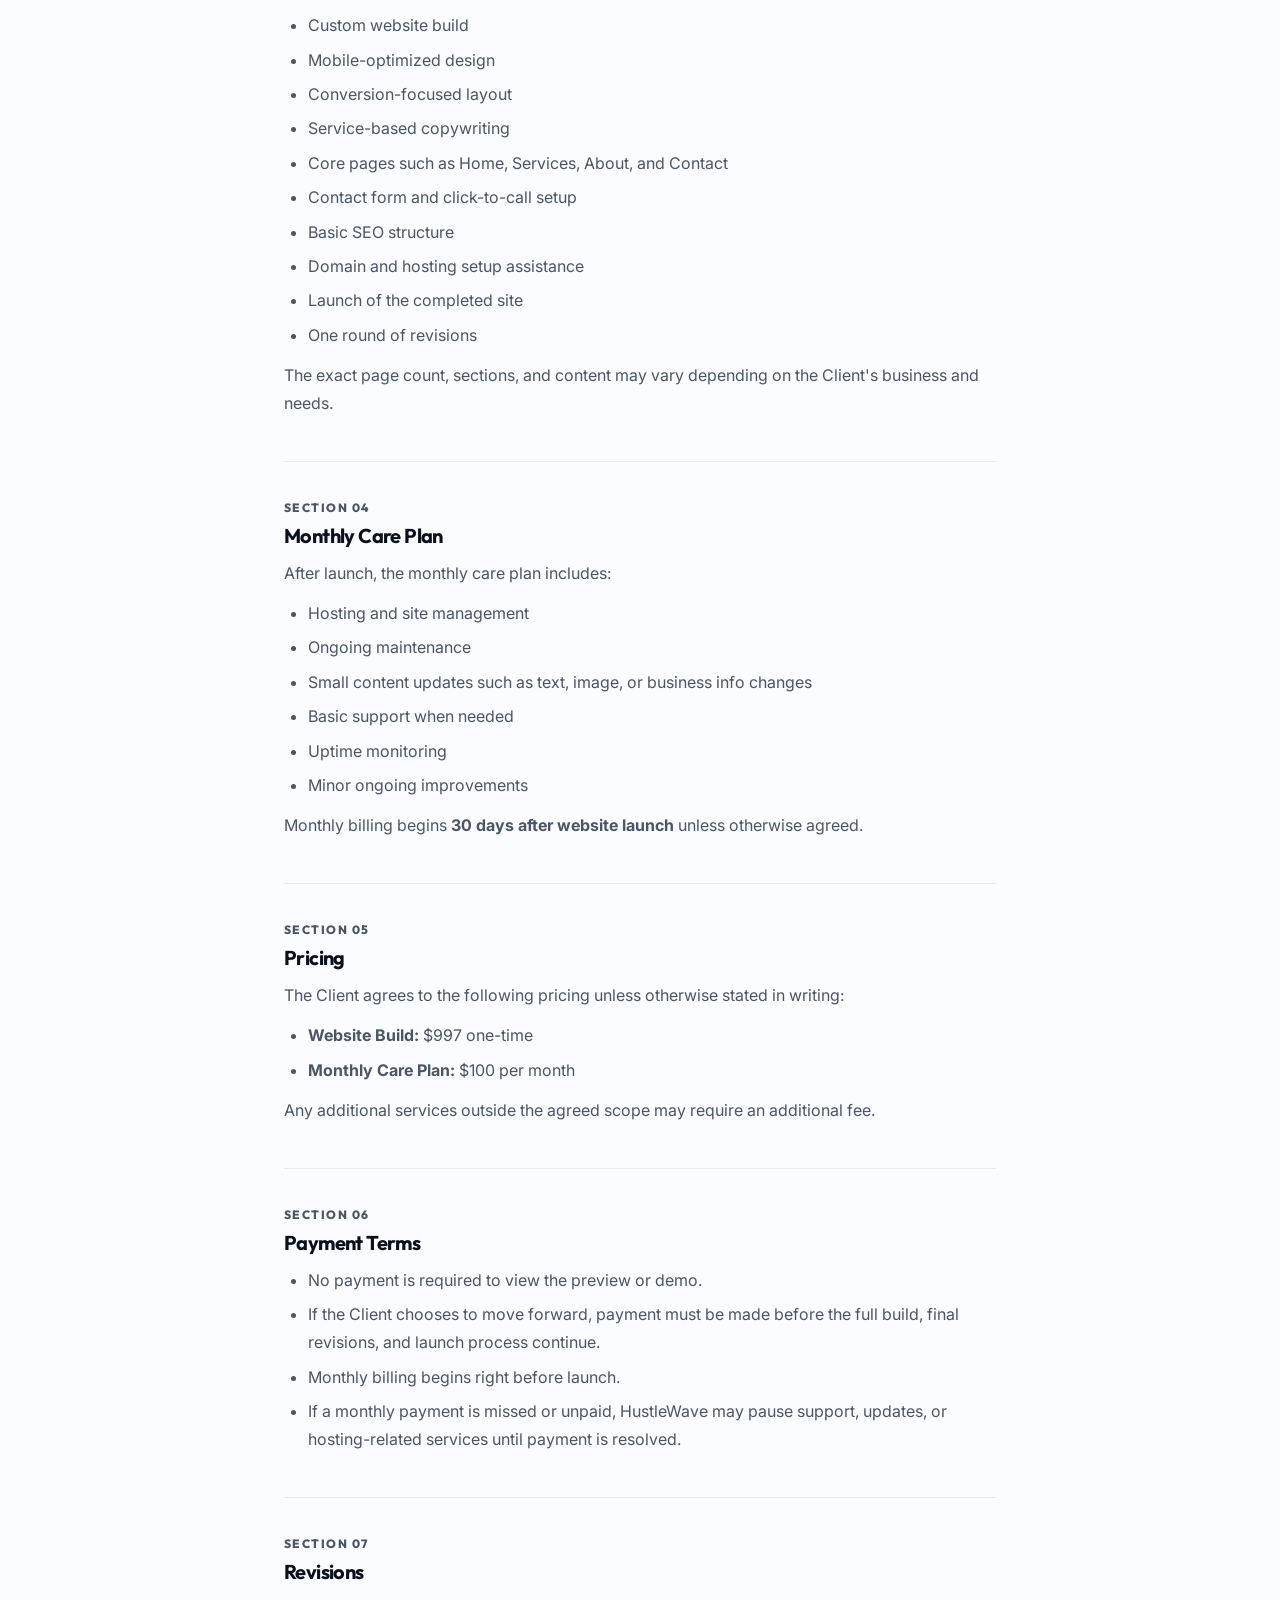
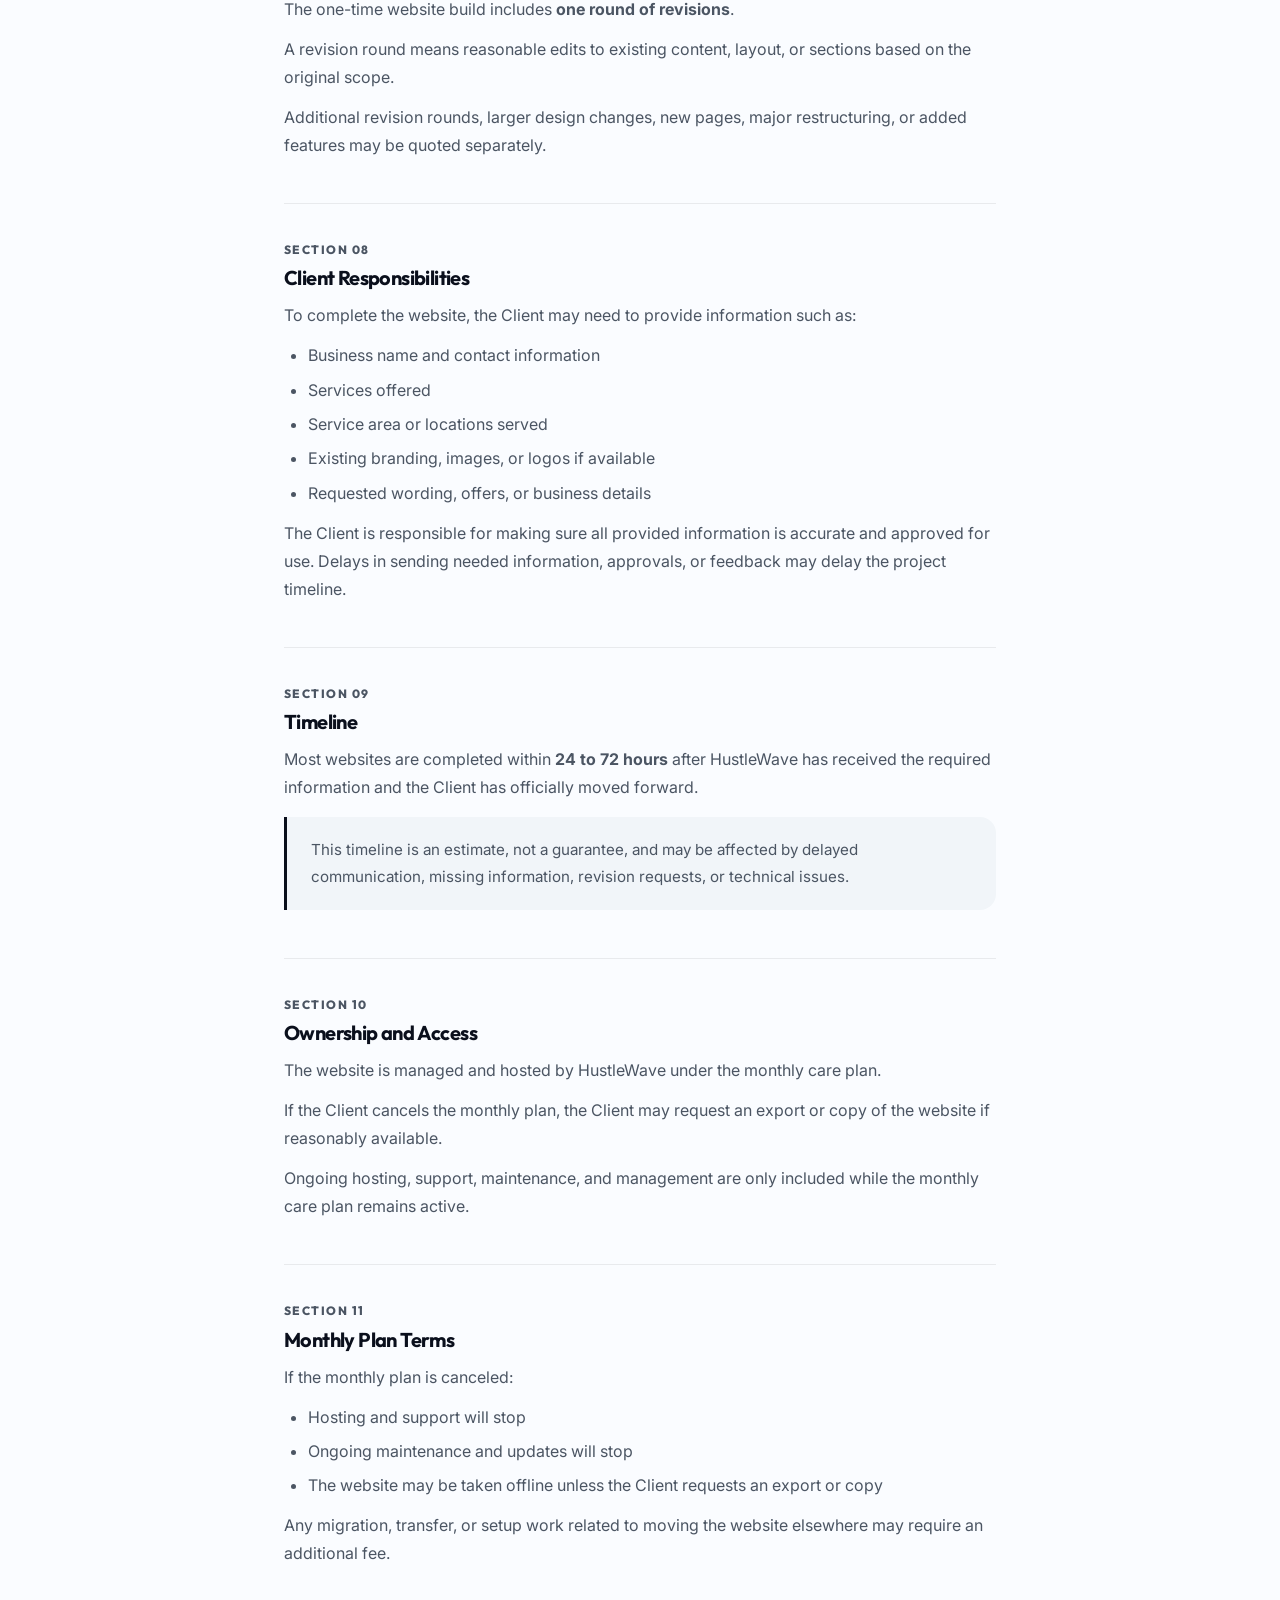
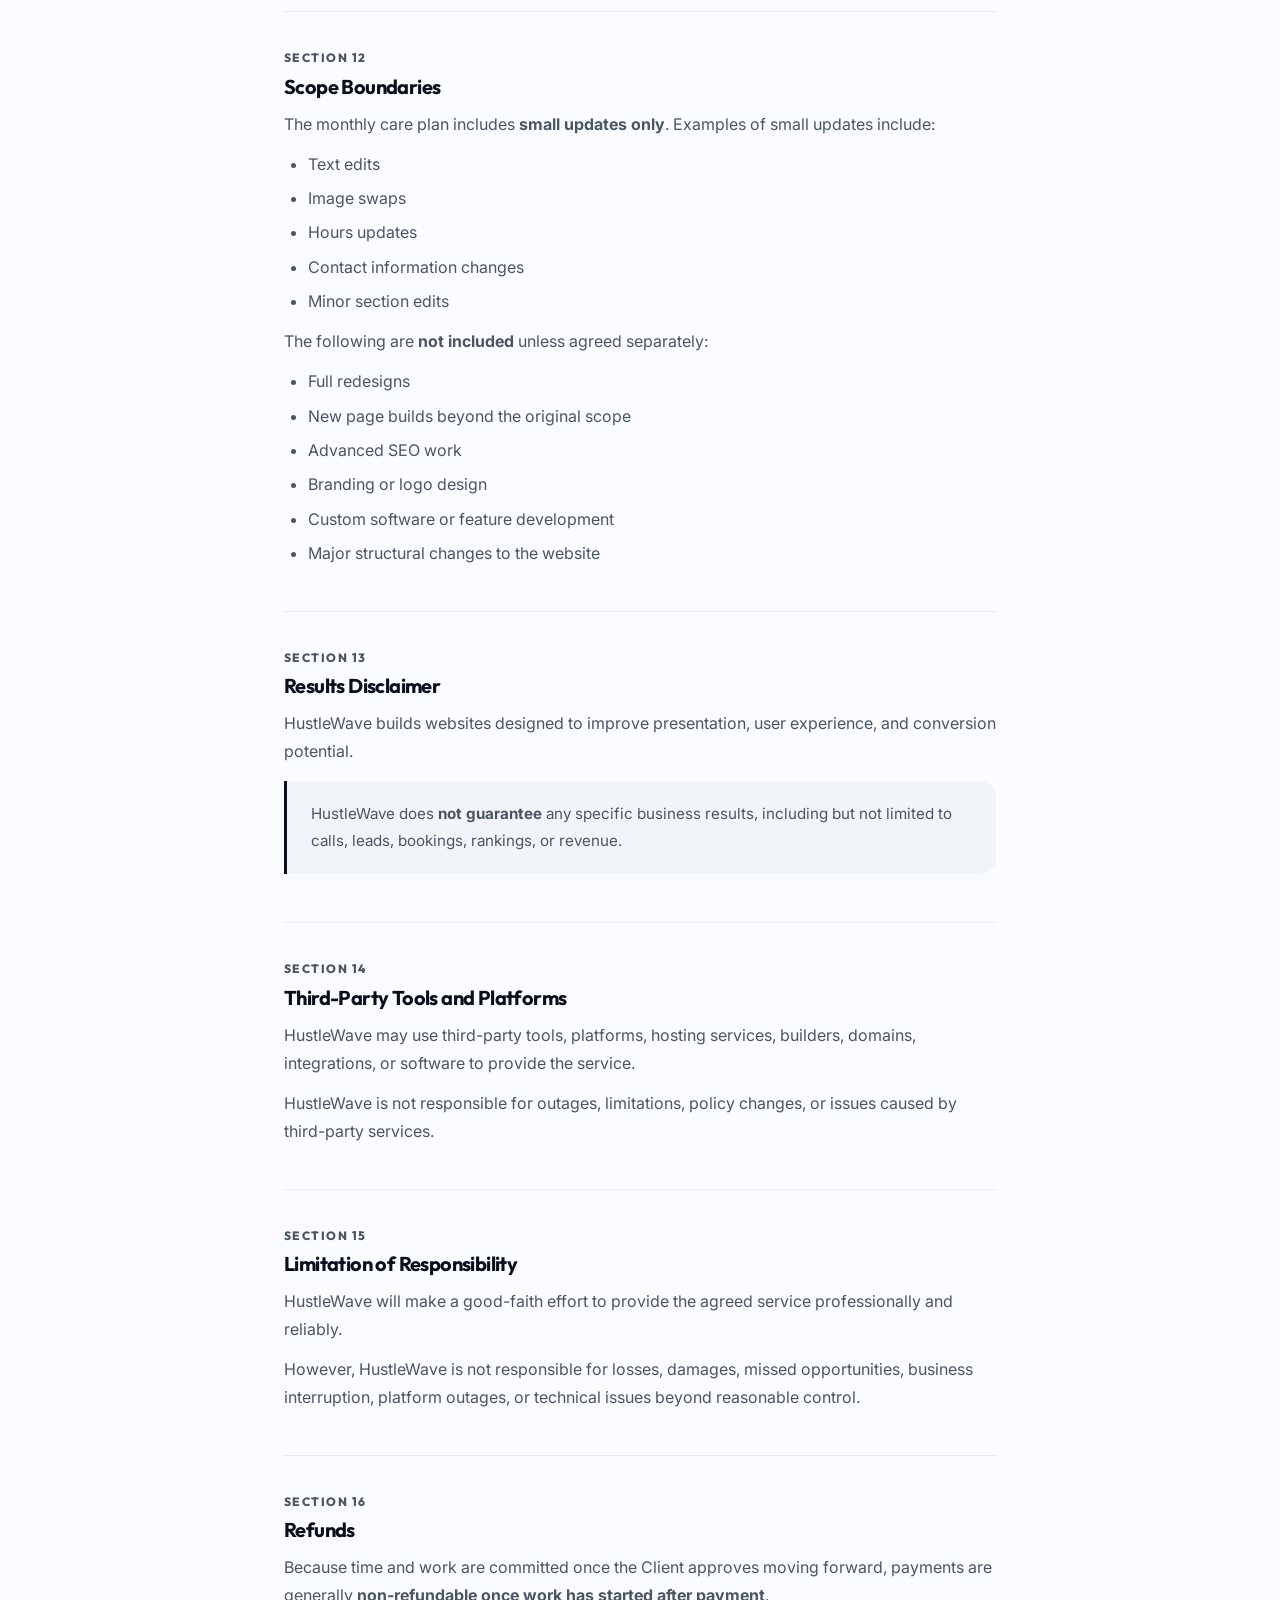
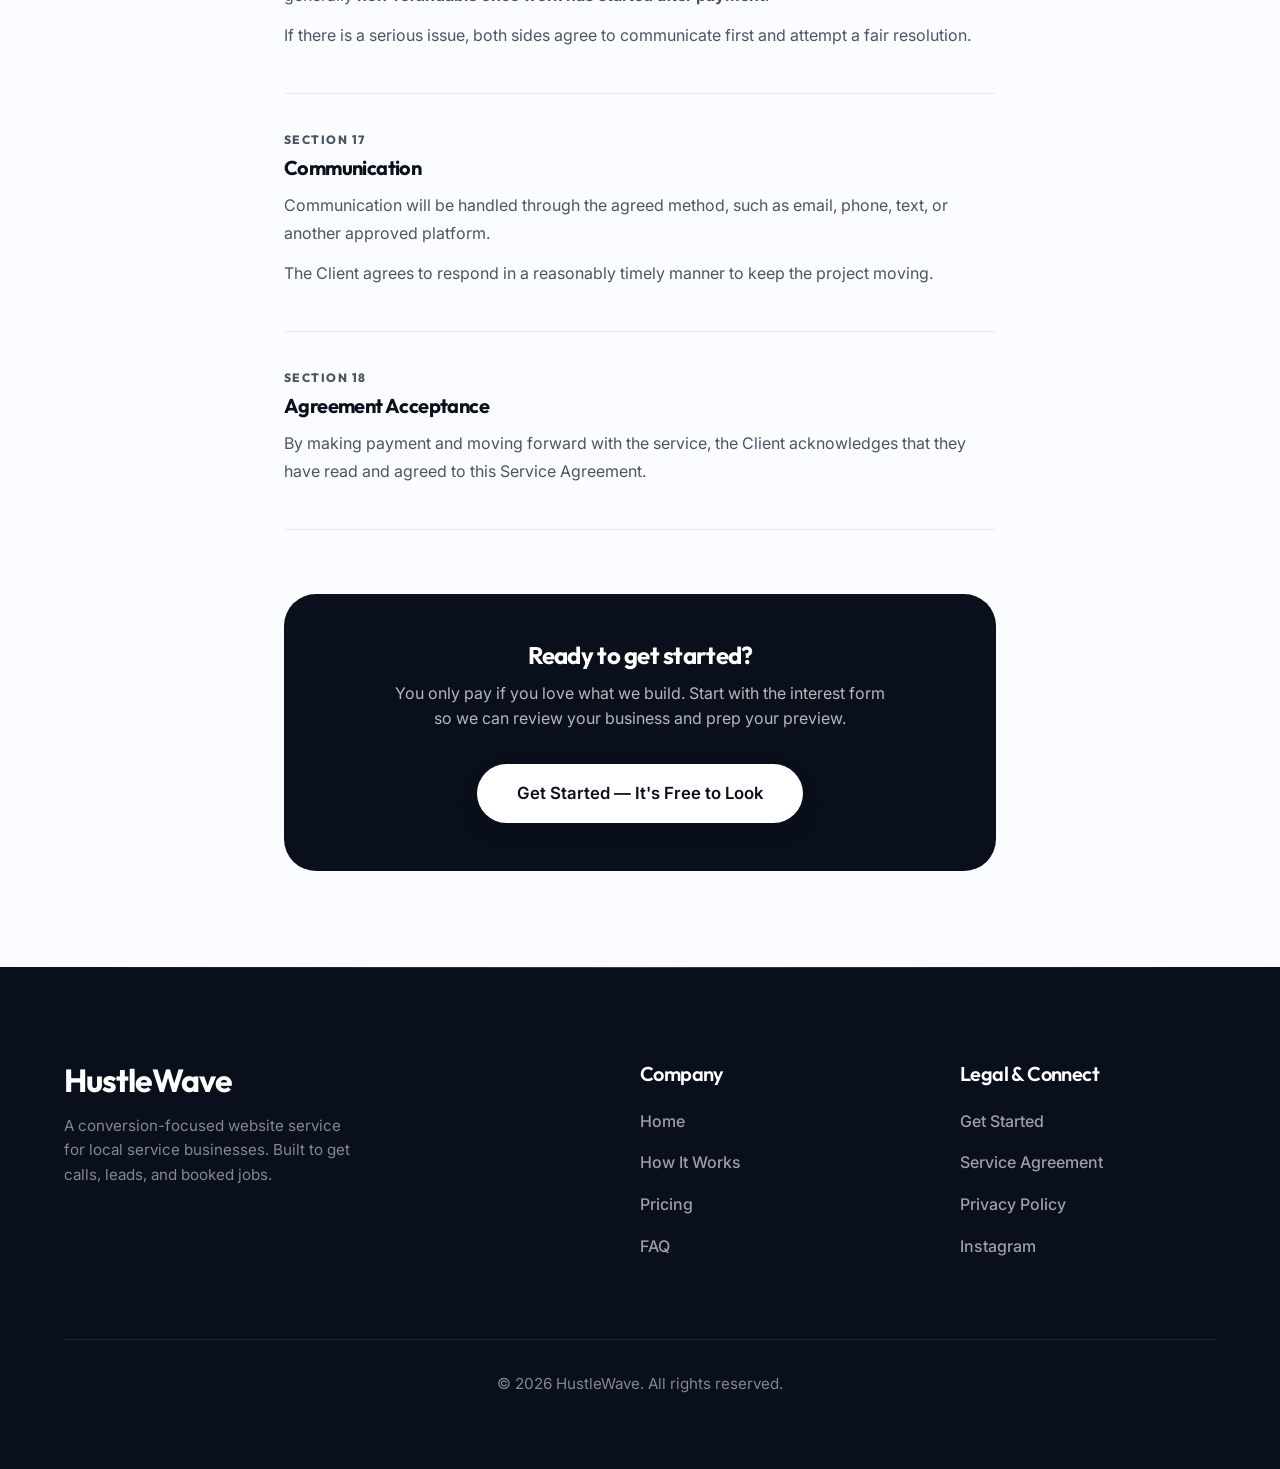
<file: service-agreement.html>
<!DOCTYPE html>
<html lang="en">
<head>
  <meta charset="UTF-8">
  <meta name="viewport" content="width=device-width, initial-scale=1.0">
  <title>Service Agreement — HustleWave</title>
  <meta name="description" content="HustleWave Service Agreement — clear terms for the website build and monthly care plan.">
  <meta name="color-scheme" content="light dark">
  <meta name="theme-color" content="#0a0f1c">
  <meta name="robots" content="index, follow">
  <link rel="canonical" href="https://hustlewave.net/service-agreement.html">

  <!-- Favicons -->
  <link rel="icon" type="image/png" href="favicon.png">
  <link rel="apple-touch-icon" href="apple-touch-icon.png">

  <!-- Open Graph -->
  <meta property="og:type" content="website">
  <meta property="og:site_name" content="HustleWave">
  <meta property="og:title" content="Service Agreement — HustleWave">
  <meta property="og:description" content="HustleWave Service Agreement — clear terms for the website build and monthly care plan.">
  <meta property="og:url" content="https://hustlewave.net/service-agreement.html">
  <meta property="og:image" content="https://hustlewave.net/og-image.png">
  <meta property="og:image:width" content="1200">
  <meta property="og:image:height" content="630">

  <!-- Twitter -->
  <meta name="twitter:card" content="summary_large_image">
  <meta name="twitter:title" content="Service Agreement — HustleWave">
  <meta name="twitter:description" content="HustleWave Service Agreement — clear terms for the website build and monthly care plan.">
  <meta name="twitter:image" content="https://hustlewave.net/og-image.png">

  <link rel="stylesheet" href="styles.css">
  <script src="script.js" defer></script>
  <script src="content-loader.js" defer></script>
  <style>
    .agreement-body {
      max-width: 760px;
      margin: 0 auto;
      padding: 0 1.5rem;
    }

    .agreement-section {
      padding: 2rem 0;
      border-bottom: 1px solid rgba(0,0,0,0.07);
    }

    .agreement-section:last-child {
      border-bottom: none;
    }

    .section-number {
      display: inline-block;
      font-family: var(--font-heading);
      font-weight: 800;
      font-size: 0.75rem;
      letter-spacing: 0.12em;
      text-transform: uppercase;
      color: var(--color-text-muted);
      margin-bottom: 0.5rem;
    }

    .agreement-section h3 {
      font-size: 1.25rem;
      margin-bottom: 0.75rem;
      color: var(--color-text-main);
    }

    .agreement-section p,
    .agreement-section li {
      font-size: 1rem;
      color: var(--color-text-muted);
      line-height: 1.75;
      margin-bottom: 0.75rem;
    }

    .agreement-section ul,
    .agreement-section ol {
      padding-left: 1.5rem;
      margin-bottom: 0.75rem;
    }

    .agreement-section ul li,
    .agreement-section ol li {
      margin-bottom: 0.4rem;
    }

    .disclaimer-box {
      background: var(--color-bg-secondary);
      border-left: 3px solid var(--color-text-main);
      border-radius: 0 var(--radius-md) var(--radius-md) 0;
      padding: 1.25rem 1.5rem;
      margin: 1rem 0;
    }

    .disclaimer-box p {
      margin: 0;
      font-size: 0.95rem;
    }

    .agreement-toc {
      background: var(--color-bg-secondary);
      border-radius: var(--radius-lg);
      padding: 2rem;
      margin-bottom: 3rem;
    }

    .agreement-toc h4 {
      font-size: 0.85rem;
      text-transform: uppercase;
      letter-spacing: 0.1em;
      color: var(--color-text-muted);
      margin-bottom: 1rem;
    }

    .toc-list {
      list-style: none;
      display: grid;
      grid-template-columns: 1fr 1fr;
      gap: 0.4rem 2rem;
    }

    .toc-list li a {
      color: var(--color-text-main);
      text-decoration: none;
      font-size: 0.95rem;
      font-weight: 500;
      transition: color 0.2s;
    }

    .toc-list li a:hover {
      color: var(--color-sky-light);
    }

    .acceptance-box {
      background: var(--color-text-main);
      color: white;
      border-radius: var(--radius-xl);
      padding: 3rem;
      text-align: center;
      margin-top: 4rem;
    }

    .acceptance-box h3 {
      color: white;
      font-size: 1.5rem;
      margin-bottom: 0.75rem;
    }

    .acceptance-box p {
      color: rgba(255,255,255,0.7);
      font-size: 1rem;
      max-width: 500px;
      margin: 0 auto 2rem;
    }

    @media (max-width: 600px) {
      .toc-list { grid-template-columns: 1fr; }
      .acceptance-box { padding: 2rem 1.5rem; }
    }

    @media (prefers-color-scheme: dark) {
      .agreement-section { border-bottom-color: rgba(255, 255, 255, 0.08); }
      .acceptance-box {
        background: var(--color-bg-secondary);
        color: var(--color-text-main);
        border: 1px solid var(--color-border);
      }
      .acceptance-box h3 { color: var(--color-text-main); }
      .acceptance-box p { color: var(--color-text-muted); }
    }
  </style>
</head>
<body>

  <a href="#main" class="skip-link">Skip to main content</a>

  <nav>
    <div class="container nav-container">
      <a href="index.html" class="logo-link">
        <img src="logo.png" alt="HustleWave Logo" class="logo-img">
      </a>
      
      <div class="nav-links">
        <a href="index.html" class="nav-link">Home</a>
        <a href="how-it-works.html" class="nav-link">How It Works</a>
        <a href="pricing.html" class="nav-link">Pricing</a>
        <a href="faq.html" class="nav-link">FAQ</a>
        <a href="contact.html" class="btn btn-outline" style="padding: 0.5rem 1.5rem;">Get Started</a>
      </div>

      <button class="mobile-menu-btn" aria-label="Open menu" aria-expanded="false"></button>
    </div>
  </nav>

  <!-- Hero -->
  <header class="hero" id="main" style="min-height: 36vh;">
    <div class="mesh-bg">
      <div class="mesh-orb orb-1"></div>
      <div class="mesh-orb orb-2"></div>
      <div class="mesh-orb orb-3"></div>
      <div class="noise-overlay"></div>
    </div>
    <div class="container text-center">
      <div class="hero-content fade-in-up">
        <div class="badge" style="justify-content: center;">
          <span class="badge-dot"></span>
          Legal
        </div>
        <h1 style="font-size: clamp(2rem, 5vw, 3.5rem);">Service Agreement</h1>
        <p style="font-size: 1.1rem; max-width: 560px; margin: 0 auto;">This agreement outlines what you can expect when working with HustleWave — clear terms for both sides.</p>
        <p style="font-size: 0.9rem; color: var(--color-text-muted); margin-top: 1rem;">Last updated: April 23, 2026</p>
      </div>
    </div>
  </header>

  <!-- Agreement Content -->
  <section style="padding-top: 4rem; padding-bottom: 6rem;">
    <div class="agreement-body">

      <!-- Table of Contents -->
      <div class="agreement-toc">
        <h4>Sections</h4>
        <ul class="toc-list">
          <li><a href="#s1">1. Parties</a></li>
          <li><a href="#s10">10. Ownership &amp; Access</a></li>
          <li><a href="#s2">2. Service Overview</a></li>
          <li><a href="#s11">11. Monthly Plan Terms</a></li>
          <li><a href="#s3">3. One-Time Website Build</a></li>
          <li><a href="#s12">12. Scope Boundaries</a></li>
          <li><a href="#s4">4. Monthly Care Plan</a></li>
          <li><a href="#s13">13. Results Disclaimer</a></li>
          <li><a href="#s5">5. Pricing</a></li>
          <li><a href="#s14">14. Third-Party Tools</a></li>
          <li><a href="#s6">6. Payment Terms</a></li>
          <li><a href="#s15">15. Limitation of Responsibility</a></li>
          <li><a href="#s7">7. Revisions</a></li>
          <li><a href="#s16">16. Refunds</a></li>
          <li><a href="#s8">8. Client Responsibilities</a></li>
          <li><a href="#s17">17. Communication</a></li>
          <li><a href="#s9">9. Timeline</a></li>
          <li><a href="#s18">18. Agreement Acceptance</a></li>
        </ul>
      </div>

      <!-- Section 1 -->
      <div class="agreement-section" id="s1">
        <span class="section-number">Section 01</span>
        <h3>Parties</h3>
        <p>This agreement is between <strong>HustleWave</strong> ("Provider") and the Client. By making payment and moving forward with the service, the Client acknowledges and agrees to the terms outlined in this document.</p>
      </div>

      <!-- Section 2 -->
      <div class="agreement-section" id="s2">
        <span class="section-number">Section 02</span>
        <h3>Service Overview</h3>
        <p>HustleWave provides website design, build, launch, and ongoing website management services for service-based businesses.</p>
        <p>As part of the process, HustleWave may create a preview or demo version of a website before payment so the Client can review the general direction, structure, and presentation of the proposed site.</p>
        <p>Payment is only required if the Client decides to move forward after seeing the demo or preview.</p>
      </div>

      <!-- Section 3 -->
      <div class="agreement-section" id="s3">
        <span class="section-number">Section 03</span>
        <h3>One-Time Website Build</h3>
        <p>If the Client chooses to move forward, the one-time website build includes:</p>
        <ul>
          <li>Custom website build</li>
          <li>Mobile-optimized design</li>
          <li>Conversion-focused layout</li>
          <li>Service-based copywriting</li>
          <li>Core pages such as Home, Services, About, and Contact</li>
          <li>Contact form and click-to-call setup</li>
          <li>Basic SEO structure</li>
          <li>Domain and hosting setup assistance</li>
          <li>Launch of the completed site</li>
          <li>One round of revisions</li>
        </ul>
        <p>The exact page count, sections, and content may vary depending on the Client's business and needs.</p>
      </div>

      <!-- Section 4 -->
      <div class="agreement-section" id="s4">
        <span class="section-number">Section 04</span>
        <h3>Monthly Care Plan</h3>
        <p>After launch, the monthly care plan includes:</p>
        <ul>
          <li>Hosting and site management</li>
          <li>Ongoing maintenance</li>
          <li>Small content updates such as text, image, or business info changes</li>
          <li>Basic support when needed</li>
          <li>Uptime monitoring</li>
          <li>Minor ongoing improvements</li>
        </ul>
        <p>Monthly billing begins <strong>30 days after website launch</strong> unless otherwise agreed.</p>
      </div>

      <!-- Section 5 -->
      <div class="agreement-section" id="s5">
        <span class="section-number">Section 05</span>
        <h3>Pricing</h3>
        <p>The Client agrees to the following pricing unless otherwise stated in writing:</p>
        <ul>
          <li><strong>Website Build:</strong> $997 one-time</li>
          <li><strong>Monthly Care Plan:</strong> $100 per month</li>
        </ul>
        <p>Any additional services outside the agreed scope may require an additional fee.</p>
      </div>

      <!-- Section 6 -->
      <div class="agreement-section" id="s6">
        <span class="section-number">Section 06</span>
        <h3>Payment Terms</h3>
        <ul>
          <li>No payment is required to view the preview or demo.</li>
          <li>If the Client chooses to move forward, payment must be made before the full build, final revisions, and launch process continue.</li>
          <li>Monthly billing begins right before launch.</li>
          <li>If a monthly payment is missed or unpaid, HustleWave may pause support, updates, or hosting-related services until payment is resolved.</li>
        </ul>
      </div>

      <!-- Section 7 -->
      <div class="agreement-section" id="s7">
        <span class="section-number">Section 07</span>
        <h3>Revisions</h3>
        <p>The one-time website build includes <strong>one round of revisions</strong>.</p>
        <p>A revision round means reasonable edits to existing content, layout, or sections based on the original scope.</p>
        <p>Additional revision rounds, larger design changes, new pages, major restructuring, or added features may be quoted separately.</p>
      </div>

      <!-- Section 8 -->
      <div class="agreement-section" id="s8">
        <span class="section-number">Section 08</span>
        <h3>Client Responsibilities</h3>
        <p>To complete the website, the Client may need to provide information such as:</p>
        <ul>
          <li>Business name and contact information</li>
          <li>Services offered</li>
          <li>Service area or locations served</li>
          <li>Existing branding, images, or logos if available</li>
          <li>Requested wording, offers, or business details</li>
        </ul>
        <p>The Client is responsible for making sure all provided information is accurate and approved for use. Delays in sending needed information, approvals, or feedback may delay the project timeline.</p>
      </div>

      <!-- Section 9 -->
      <div class="agreement-section" id="s9">
        <span class="section-number">Section 09</span>
        <h3>Timeline</h3>
        <p>Most websites are completed within <strong>24 to 72 hours</strong> after HustleWave has received the required information and the Client has officially moved forward.</p>
        <div class="disclaimer-box">
          <p>This timeline is an estimate, not a guarantee, and may be affected by delayed communication, missing information, revision requests, or technical issues.</p>
        </div>
      </div>

      <!-- Section 10 -->
      <div class="agreement-section" id="s10">
        <span class="section-number">Section 10</span>
        <h3>Ownership and Access</h3>
        <p>The website is managed and hosted by HustleWave under the monthly care plan.</p>
        <p>If the Client cancels the monthly plan, the Client may request an export or copy of the website if reasonably available.</p>
        <p>Ongoing hosting, support, maintenance, and management are only included while the monthly care plan remains active.</p>
      </div>

      <!-- Section 11 -->
      <div class="agreement-section" id="s11">
        <span class="section-number">Section 11</span>
        <h3>Monthly Plan Terms</h3>
        <p>If the monthly plan is canceled:</p>
        <ul>
          <li>Hosting and support will stop</li>
          <li>Ongoing maintenance and updates will stop</li>
          <li>The website may be taken offline unless the Client requests an export or copy</li>
        </ul>
        <p>Any migration, transfer, or setup work related to moving the website elsewhere may require an additional fee.</p>
      </div>

      <!-- Section 12 -->
      <div class="agreement-section" id="s12">
        <span class="section-number">Section 12</span>
        <h3>Scope Boundaries</h3>
        <p>The monthly care plan includes <strong>small updates only</strong>. Examples of small updates include:</p>
        <ul>
          <li>Text edits</li>
          <li>Image swaps</li>
          <li>Hours updates</li>
          <li>Contact information changes</li>
          <li>Minor section edits</li>
        </ul>
        <p>The following are <strong>not included</strong> unless agreed separately:</p>
        <ul>
          <li>Full redesigns</li>
          <li>New page builds beyond the original scope</li>
          <li>Advanced SEO work</li>
          <li>Branding or logo design</li>
          <li>Custom software or feature development</li>
          <li>Major structural changes to the website</li>
        </ul>
      </div>

      <!-- Section 13 -->
      <div class="agreement-section" id="s13">
        <span class="section-number">Section 13</span>
        <h3>Results Disclaimer</h3>
        <p>HustleWave builds websites designed to improve presentation, user experience, and conversion potential.</p>
        <div class="disclaimer-box">
          <p>HustleWave does <strong>not guarantee</strong> any specific business results, including but not limited to calls, leads, bookings, rankings, or revenue.</p>
        </div>
      </div>

      <!-- Section 14 -->
      <div class="agreement-section" id="s14">
        <span class="section-number">Section 14</span>
        <h3>Third-Party Tools and Platforms</h3>
        <p>HustleWave may use third-party tools, platforms, hosting services, builders, domains, integrations, or software to provide the service.</p>
        <p>HustleWave is not responsible for outages, limitations, policy changes, or issues caused by third-party services.</p>
      </div>

      <!-- Section 15 -->
      <div class="agreement-section" id="s15">
        <span class="section-number">Section 15</span>
        <h3>Limitation of Responsibility</h3>
        <p>HustleWave will make a good-faith effort to provide the agreed service professionally and reliably.</p>
        <p>However, HustleWave is not responsible for losses, damages, missed opportunities, business interruption, platform outages, or technical issues beyond reasonable control.</p>
      </div>

      <!-- Section 16 -->
      <div class="agreement-section" id="s16">
        <span class="section-number">Section 16</span>
        <h3>Refunds</h3>
        <p>Because time and work are committed once the Client approves moving forward, payments are generally <strong>non-refundable once work has started after payment</strong>.</p>
        <p>If there is a serious issue, both sides agree to communicate first and attempt a fair resolution.</p>
      </div>

      <!-- Section 17 -->
      <div class="agreement-section" id="s17">
        <span class="section-number">Section 17</span>
        <h3>Communication</h3>
        <p>Communication will be handled through the agreed method, such as email, phone, text, or another approved platform.</p>
        <p>The Client agrees to respond in a reasonably timely manner to keep the project moving.</p>
      </div>

      <!-- Section 18 -->
      <div class="agreement-section" id="s18">
        <span class="section-number">Section 18</span>
        <h3>Agreement Acceptance</h3>
        <p>By making payment and moving forward with the service, the Client acknowledges that they have read and agreed to this Service Agreement.</p>
      </div>

      <!-- Acceptance CTA -->
      <div class="acceptance-box">
        <h3>Ready to get started?</h3>
        <p>You only pay if you love what we build. Start with the interest form so we can review your business and prep your preview.</p>
        <a href="contact.html" class="btn btn-white">Get Started — It's Free to Look</a>
      </div>

    </div>
  </section>

  <footer>
    <div class="container">
      <div class="footer-grid">
        <div>
          <h3 style="font-family: var(--font-heading); margin-bottom: 1rem;">HustleWave</h3>
          <p style="max-width: 300px;">A conversion-focused website service for local service businesses. Built to get calls, leads, and booked jobs.</p>
        </div>
        <div>
          <h4 style="margin-bottom: 1.5rem; color: white;">Company</h4>
          <ul class="footer-links">
            <li><a href="index.html">Home</a></li>
            <li><a href="how-it-works.html">How It Works</a></li>
            <li><a href="pricing.html">Pricing</a></li>
            <li><a href="faq.html">FAQ</a></li>
          </ul>
        </div>
        <div>
          <h4 style="margin-bottom: 1.5rem; color: white;">Legal &amp; Connect</h4>
          <ul class="footer-links">
            <li><a href="contact.html">Get Started</a></li>
            <li><a href="service-agreement.html">Service Agreement</a></li>
            <li><a href="privacy.html">Privacy Policy</a></li>
            <li><a href="https://www.instagram.com/official_hustlewave/" target="_blank" rel="noopener noreferrer">Instagram</a></li>
          </ul>
        </div>
      </div>
      <div style="border-top: 1px solid rgba(255,255,255,0.1); padding-top: 2rem; text-align: center;">
        <p>&copy; <span data-content="footer.copyright_year">2026</span> <span data-content="business.name">HustleWave</span>. All rights reserved.</p>
      </div>
    </div>
  </footer>

</body>
</html>
</file>
<file: styles.css>
@import url('https://fonts.googleapis.com/css2?family=Inter:wght@400;500;600&family=Outfit:wght@400;500;600;700;800&family=Caveat:wght@600&display=swap');

:root {
  --font-body: 'Inter', sans-serif;
  --font-heading: 'Outfit', sans-serif;
  --font-script: 'Caveat', cursive;
  
  --color-text-main: #0a0f1c;
  --color-text-muted: #4b5563;
  --color-bg-light: #fafcff;
  --color-bg-secondary: #f1f5f9;
  --color-border: rgba(10, 15, 28, 0.08);

  /* Monochrome palette — primary brand color is deep ink */
  --color-primary: #0a0f1c;
  --color-primary-soft: #1f2937;
  --color-accent: #475569;

  /* Legacy aliases — kept so inline styles referencing the old names still work */
  --color-sky-blue: var(--color-primary);
  --color-sky-light: var(--color-primary-soft);
  --color-sky-dark: var(--color-primary);
  
  --shadow-sm: 0 2px 8px rgba(0, 0, 0, 0.05);
  --shadow-md: 0 8px 24px rgba(0, 0, 0, 0.08);
  --shadow-lg: 0 20px 40px rgba(0, 0, 0, 0.12);
  --shadow-glow: 0 0 40px rgba(0, 0, 0, 0.15);
  --shadow-glass: 0 8px 32px 0 rgba(0, 0, 0, 0.08);
  
  --radius-md: 16px;
  --radius-lg: 24px;
  --radius-xl: 32px;
  --radius-full: 9999px;
  
  --spacing-section: 8rem;
}

/* Custom Scrollbar */
::-webkit-scrollbar {
  width: 10px;
}
::-webkit-scrollbar-track {
  background: var(--color-bg-light);
}
::-webkit-scrollbar-thumb {
  background: #cbd5e1;
  border-radius: 5px;
}
::-webkit-scrollbar-thumb:hover {
  background: var(--color-sky-light);
}

::selection {
  background: var(--color-sky-blue);
  color: white;
}

* {
  margin: 0;
  padding: 0;
  box-sizing: border-box;
}

html {
  scroll-behavior: smooth;
}

body {
  font-family: var(--font-body);
  color: var(--color-text-main);
  background-color: var(--color-bg-light);
  line-height: 1.6;
  -webkit-font-smoothing: antialiased;
  overflow-x: hidden;
}

/* Typography */
h1, h2, h3, h4, h5, h6 {
  font-family: var(--font-heading);
  line-height: 1.1;
  margin-bottom: 1rem;
  font-weight: 700;
  letter-spacing: -0.03em;
}

h1 { font-size: clamp(2.5rem, 8vw, 5.5rem); letter-spacing: -0.04em; font-weight: 800; }
h2 { font-size: clamp(2rem, 6vw, 4rem); letter-spacing: -0.03em; }
h3 { font-size: clamp(1.5rem, 4vw, 2rem); }
h4 { font-size: 1.25rem; font-weight: 600; }

p {
  color: var(--color-text-muted);
  font-size: 1.125rem;
  margin-bottom: 1.5rem;
}

.script-accent {
  font-family: var(--font-script);
  font-size: 1.3em;
  color: inherit;
  font-weight: 600;
  display: inline-block;
  transform: rotate(-2deg);
  padding-right: 0.15em; /* Prevent clipping of italic letters */
}

.text-gradient {
  background: linear-gradient(135deg, var(--color-primary) 0%, var(--color-accent) 100%);
  -webkit-background-clip: text;
  -webkit-text-fill-color: transparent;
  background-clip: text;
  color: transparent;
}

/* Utility: skip links & focus rings for accessibility */
:focus-visible {
  outline: 2px solid var(--color-primary);
  outline-offset: 3px;
  border-radius: 4px;
}

.sr-only {
  position: absolute;
  width: 1px; height: 1px;
  padding: 0; margin: -1px;
  overflow: hidden;
  clip: rect(0, 0, 0, 0);
  white-space: nowrap;
  border: 0;
}

.skip-link {
  position: absolute;
  top: -100px;
  left: 1rem;
  background: var(--color-primary);
  color: white !important;
  padding: 0.75rem 1.25rem;
  border-radius: var(--radius-md);
  text-decoration: none;
  font-weight: 600;
  z-index: 1000;
  transition: top 0.25s ease;
}

.skip-link:focus {
  top: 1rem;
}

/* Layout */
.container {
  width: 100%;
  max-width: 1200px;
  margin: 0 auto;
  padding: 0 1.5rem;
  position: relative;
  z-index: 2;
}

section {
  padding: var(--spacing-section) 0;
  position: relative;
}

.text-center { text-align: center; }

/* Advanced Backgrounds */
.mesh-bg {
  position: absolute;
  top: 0; left: 0; right: 0; bottom: 0;
  background-color: #f8fbff;
  overflow: hidden;
  z-index: 0;
}

.mesh-orb {
  position: absolute;
  border-radius: 50%;
  filter: blur(80px);
  opacity: 0.6;
  animation: float 20s infinite ease-in-out alternate;
}

.orb-1 { width: 600px; height: 600px; background: rgba(0, 0, 0, 0.04); top: -10%; left: -10%; }
.orb-2 { width: 500px; height: 500px; background: rgba(0, 0, 0, 0.02); bottom: 10%; right: -5%; animation-delay: -5s; }
.orb-3 { width: 400px; height: 400px; background: rgba(0, 0, 0, 0.03); top: 40%; left: 40%; animation-delay: -10s; }

.noise-overlay {
  position: absolute;
  top: 0; left: 0; width: 100%; height: 100%;
  background-image: url('data:image/svg+xml,%3Csvg viewBox="0 0 200 200" xmlns="http://www.w3.org/2000/svg"%3E%3Cfilter id="noiseFilter"%3E%3CfeTurbulence type="fractalNoise" baseFrequency="0.65" numOctaves="3" stitchTiles="stitch"/%3E%3C/filter%3E%3Crect width="100%25" height="100%25" filter="url(%23noiseFilter)"/%3E%3C/svg%3E');
  opacity: 0.03;
  pointer-events: none;
  z-index: 1;
}

.bg-sky {
  background: linear-gradient(135deg, var(--color-sky-blue) 0%, var(--color-sky-light) 100%);
  color: white;
  position: relative;
  overflow: hidden;
}

.bg-sky p, .bg-sky h1, .bg-sky h2 {
  color: white;
  text-shadow: 0 4px 20px rgba(0, 0, 0, 0.15);
}

.bg-sky::before {
  content: '';
  position: absolute;
  top: 0; left: 0; width: 100%; height: 100%;
  background-image: url('data:image/svg+xml,%3Csvg viewBox="0 0 200 200" xmlns="http://www.w3.org/2000/svg"%3E%3Cfilter id="noiseFilter"%3E%3CfeTurbulence type="fractalNoise" baseFrequency="0.65" numOctaves="3" stitchTiles="stitch"/%3E%3C/filter%3E%3Crect width="100%25" height="100%25" filter="url(%23noiseFilter)"/%3E%3C/svg%3E');
  opacity: 0.05;
  mix-blend-mode: overlay;
}

.bg-light { background-color: var(--color-bg-secondary); }

/* Badges */
.badge {
  display: inline-flex;
  align-items: center;
  gap: 0.5rem;
  padding: 0.5rem 1rem;
  background: rgba(255, 255, 255, 0.8);
  backdrop-filter: blur(10px);
  border: 1px solid rgba(255,255,255,0.5);
  border-radius: var(--radius-full);
  font-size: 0.875rem;
  font-weight: 600;
  color: var(--color-sky-blue);
  box-shadow: var(--shadow-sm);
  margin-bottom: 2rem;
  animation: float-small 6s ease-in-out infinite alternate;
}

.badge-dot {
  width: 8px; height: 8px;
  background: var(--color-sky-blue);
  border-radius: 50%;
  box-shadow: 0 0 8px rgba(0,0,0,0.5);
  animation: pulse 2s infinite;
}

/* Buttons */
.btn {
  display: inline-flex;
  align-items: center;
  justify-content: center;
  padding: 1rem 2.5rem;
  font-family: var(--font-body);
  font-weight: 600;
  font-size: 1.05rem;
  text-decoration: none;
  border-radius: var(--radius-full);
  transition: all 0.3s cubic-bezier(0.25, 0.8, 0.25, 1);
  cursor: pointer;
  border: none;
  position: relative;
  overflow: hidden;
}

.btn-primary {
  background-color: var(--color-text-main);
  color: white !important;
  box-shadow: 0 4px 15px rgba(0,0,0,0.2);
}

.btn-primary::after {
  content: ''; position: absolute; top: 0; left: -100%; width: 100%; height: 100%;
  background: linear-gradient(90deg, transparent, rgba(255,255,255,0.2), transparent);
  transition: all 0.5s;
}

.btn-primary:hover {
  transform: translateY(-3px) scale(1.02);
  box-shadow: 0 10px 25px rgba(0,0,0,0.3);
}

.btn-primary:hover::after {
  left: 100%;
}

.btn-white {
  background-color: white;
  color: var(--color-sky-blue) !important;
  box-shadow: var(--shadow-md);
}

.btn-white:hover {
  transform: translateY(-3px) scale(1.02);
  box-shadow: var(--shadow-lg);
}

.btn-outline {
  background-color: transparent;
  color: var(--color-text-main) !important;
  border: 1px solid rgba(0,0,0,0.1);
}

.btn-outline:hover {
  border-color: var(--color-primary);
  color: var(--color-primary) !important;
  background-color: rgba(10, 15, 28, 0.03);
}

.nav-scrolled .btn-outline {
  border-color: rgba(0,0,0,0.1);
}

/* Nav */
nav {
  position: fixed; top: 1.25rem; left: 50%; transform: translateX(-50%);
  width: 92%; max-width: 1200px; z-index: 100;
  padding: 0.5rem 1.5rem 0.5rem 0.75rem;
  transition: all 0.4s cubic-bezier(0.25, 0.8, 0.25, 1);
  background: rgba(255, 255, 255, 0.15);
  backdrop-filter: blur(24px) saturate(180%);
  -webkit-backdrop-filter: blur(24px) saturate(180%);
  border: 1px solid rgba(255, 255, 255, 0.4);
  border-radius: 100px;
  box-shadow: 0 10px 40px rgba(0, 0, 0, 0.06), inset 0 0 0 1px rgba(255,255,255,0.25);
}

nav.scrolled {
  padding: 0.5rem 1.5rem 0.5rem 0.75rem;
  background: rgba(255, 255, 255, 0.72);
  border-color: rgba(255, 255, 255, 0.9);
  box-shadow: 0 8px 32px rgba(0, 0, 0, 0.1);
}

.nav-container { display: flex; justify-content: space-between; align-items: center; width: 100%; gap: 1rem; }

.logo-img {
  height: 56px;
  width: auto;
  display: block;
  transition: height 0.3s ease;
}
nav.scrolled .logo-img { height: 44px; }

.nav-links { display: flex; gap: 2.5rem; align-items: center; }

.nav-link {
  color: var(--color-text-main);
  text-decoration: none;
  font-weight: 500;
  font-size: 0.95rem;
  position: relative;
  transition: color 0.3s;
  white-space: nowrap;
}

.nav-link::after {
  content: ''; position: absolute; width: 0; height: 2px;
  bottom: -4px; left: 0; background-color: var(--color-sky-blue);
  transition: width 0.3s ease;
}

.nav-link:hover::after { width: 100%; }
.nav-link:hover { color: var(--color-sky-blue); }

.mobile-menu-btn {
  display: none;
  background: none;
  border: none;
  color: var(--color-text-main);
  cursor: pointer;
  padding: 0.25rem;
  line-height: 1;
  flex-shrink: 0;
}

/* Mobile nav animation */
@keyframes slideDown {
  from { opacity: 0; transform: translateY(-12px); }
  to   { opacity: 1; transform: translateY(0); }
}

/* Cards & Glass */
.glass-card {
  background: rgba(255, 255, 255, 0.7);
  backdrop-filter: blur(24px);
  -webkit-backdrop-filter: blur(24px);
  border-radius: var(--radius-xl);
  padding: 3rem;
  box-shadow: var(--shadow-glass), inset 0 0 0 1px rgba(255, 255, 255, 0.5);
  color: var(--color-text-main) !important;
  position: relative;
  overflow: hidden;
}

.glass-card::before {
  content: ''; position: absolute; top: 0; left: 0; width: 100%; height: 100%;
  background: linear-gradient(135deg, rgba(255,255,255,0.4) 0%, rgba(255,255,255,0) 100%);
  pointer-events: none;
}

.glass-card h1, .glass-card h2, .glass-card h3, .glass-card h4, .glass-card p {
  color: var(--color-text-main) !important;
  text-shadow: none !important;
}

.card {
  background: white;
  border-radius: var(--radius-lg);
  padding: 3rem;
  box-shadow: var(--shadow-md);
  border: 1px solid rgba(0,0,0,0.03);
  transition: transform 0.4s cubic-bezier(0.25, 0.8, 0.25, 1), box-shadow 0.4s;
}

.card:hover {
  transform: translateY(-8px);
  box-shadow: var(--shadow-lg);
}

/* Bento Grid */
.bento-grid {
  display: grid;
  grid-template-columns: repeat(3, 1fr);
  grid-auto-rows: minmax(250px, auto);
  gap: 1.5rem;
}

.bento-item {
  background: white;
  border-radius: var(--radius-lg);
  padding: 2.5rem;
  box-shadow: var(--shadow-sm);
  border: 1px solid rgba(0,0,0,0.03);
  transition: all 0.4s ease;
  position: relative;
  overflow: hidden;
}

.bento-item:hover {
  transform: translateY(-5px) scale(1.01);
  box-shadow: var(--shadow-lg);
  border-color: var(--color-border);
}

.bento-item.large { grid-column: span 2; grid-row: span 2; }
.bento-item.tall { grid-row: span 2; }
.bento-item.wide { grid-column: span 2; }

.bento-item .icon-box {
  background: var(--color-bg-secondary);
  color: var(--color-sky-blue);
}

/* Hero Section */
.hero {
  min-height: 100vh;
  display: flex;
  align-items: center;
  padding-top: 8rem;
  position: relative;
}

.hero-content {
  max-width: 900px;
  margin: 0 auto;
  position: relative;
  z-index: 2;
}

.hero-content p {
  font-size: 1.35rem;
  opacity: 0.85;
}

.hero-buttons {
  display: flex;
  gap: 1.5rem;
  justify-content: center;
  margin-top: 3rem;
}

/* Specific Sections */
.grid-2 { display: grid; grid-template-columns: 1fr 1fr; gap: 4rem; align-items: center; }
.grid-3 { display: grid; grid-template-columns: repeat(3, 1fr); gap: 2rem; }

.icon-box {
  width: 56px; height: 56px;
  background: linear-gradient(135deg, #333333 0%, #000000 100%);
  color: white;
  border-radius: 16px;
  display: flex; align-items: center; justify-content: center;
  margin-bottom: 1.5rem;
  box-shadow: var(--shadow-sm);
}

.usp-sticky { position: sticky; top: 120px; }

.feature-list { list-style: none; }
.feature-list li { display: flex; align-items: flex-start; gap: 1rem; margin-bottom: 1.25rem; font-size: 1.05rem; }
.feature-list li svg { color: var(--color-sky-blue); flex-shrink: 0; margin-top: 0.15rem; }

/* Pricing */
.pricing-card { text-align: left; position: relative; overflow: hidden; display: flex; flex-direction: column; }
.pricing-card.popular { border: 2px solid var(--color-sky-blue); box-shadow: var(--shadow-glow); transform: scale(1.02); }
.pricing-card.popular:hover { transform: scale(1.04) translateY(-5px); }

.price { font-size: 4rem; font-weight: 800; color: var(--color-text-main); margin: 1.5rem 0; font-family: var(--font-heading); letter-spacing: -0.05em; }
.price span { font-size: 1.25rem; color: var(--color-text-muted); margin-left: 0.5rem; font-weight: 500; letter-spacing: normal; }

/* Process */
.process-step { position: relative; padding-left: 5rem; margin-bottom: 3rem; }
.step-number {
  position: absolute; left: 0; top: -5px;
  width: 60px; height: 60px;
  background: white; color: var(--color-sky-blue);
  border-radius: 50%; display: flex; align-items: center; justify-content: center;
  font-size: 1.5rem; font-weight: 800;
  box-shadow: var(--shadow-md); font-family: var(--font-heading);
}

/* FAQ */
.faq-item { border-bottom: 1px solid rgba(0,0,0,0.08); padding: 2rem 0; }
.faq-question {
  display: flex; justify-content: space-between; align-items: center;
  cursor: pointer; font-weight: 600; font-size: 1.25rem; font-family: var(--font-heading);
  transition: color 0.2s;
}
.faq-question:hover { color: var(--color-sky-blue); }
.faq-answer { margin-top: 1.5rem; display: none; font-size: 1.1rem; color: var(--color-text-muted); }
.faq-item.active .faq-answer { display: block; animation: fadeIn 0.4s ease; }
.faq-item.active .faq-icon { transform: rotate(45deg); color: var(--color-sky-blue); }
.faq-icon { transition: transform 0.3s cubic-bezier(0.25, 0.8, 0.25, 1); width: 24px; height: 24px; display: flex; align-items: center; justify-content: center; background: var(--color-bg-secondary); border-radius: 50%; padding: 4px; }

/* Footer */
footer {
  background-color: var(--color-text-main);
  color: white;
  padding: 6rem 0 3rem;
  position: relative;
  overflow: hidden;
}

footer::before {
  content: ''; position: absolute; top: 0; left: 0; right: 0; height: 1px;
  background: linear-gradient(90deg, transparent, rgba(255,255,255,0.2), transparent);
}

footer p { color: rgba(255,255,255,0.5); font-size: 0.95rem; }
.footer-grid { display: grid; grid-template-columns: 2fr 1fr 1fr; gap: 4rem; margin-bottom: 4rem; }
.footer-links { list-style: none; }
.footer-links li { margin-bottom: 1rem; }
.footer-links a { color: rgba(255,255,255,0.6); text-decoration: none; transition: color 0.2s; font-weight: 500; }
.footer-links a:hover { color: white; }

/* Animations */
@keyframes float { 0% { transform: translate(0, 0) scale(1); } 50% { transform: translate(30px, -30px) scale(1.05); } 100% { transform: translate(-20px, 20px) scale(0.95); } }
@keyframes float-small { 0% { transform: translateY(0); } 100% { transform: translateY(-10px); } }
@keyframes pulse { 0% { box-shadow: 0 0 0 0 rgba(0, 0, 0, 0.2); } 70% { box-shadow: 0 0 0 10px rgba(0, 0, 0, 0); } 100% { box-shadow: 0 0 0 0 rgba(0, 0, 0, 0); } }
@keyframes fadeIn { from { opacity: 0; transform: translateY(10px); } to { opacity: 1; transform: translateY(0); } }

/* Page transition */
@keyframes pageEnter {
  from { opacity: 0; transform: translateY(16px); }
  to   { opacity: 1; transform: translateY(0); }
}
@keyframes pageExit {
  from { opacity: 1; transform: translateY(0); }
  to   { opacity: 0; transform: translateY(-12px); }
}

body {
  animation: pageEnter 0.45s cubic-bezier(0.25, 0.8, 0.25, 1) both;
}

body.page-exit {
  animation: pageExit 0.25s cubic-bezier(0.4, 0, 1, 1) both;
  pointer-events: none;
}

.fade-in-up { opacity: 0; transform: translateY(30px); transition: opacity 0.8s cubic-bezier(0.25, 0.8, 0.25, 1), transform 0.8s cubic-bezier(0.25, 0.8, 0.25, 1); will-change: opacity, transform; }
.fade-in-up.visible { opacity: 1; transform: translateY(0); }

/* Responsive */
@media (max-width: 992px) {
  .bento-grid { grid-template-columns: repeat(2, 1fr); }
  .bento-item.large { grid-column: span 2; grid-row: span 1; }
  .bento-item.tall { grid-row: span 1; }
}

@media (max-width: 768px) {
  :root { --spacing-section: 5rem; }
  section { padding: 5rem 0; }
  .grid-2, .grid-3, .footer-grid, .bento-grid { grid-template-columns: 1fr; gap: 2rem; }
  .bento-item.large, .bento-item.wide { grid-column: span 1; }

  nav {
    width: calc(100% - 2rem);
    top: 0.75rem;
    padding: 0.4rem 1rem 0.4rem 0.5rem;
    border-radius: 20px;
  }

  .logo-img { height: 44px; }
  nav.scrolled .logo-img { height: 38px; }

  .mobile-menu-btn { display: flex; align-items: center; justify-content: center; }

  /* Animated mobile nav panel */
  .nav-links {
    display: flex;
    flex-direction: column;
    position: absolute;
    top: calc(100% + 0.75rem);
    left: 0; right: 0;
    background: #ffffff;
    border: none;
    border-radius: var(--radius-lg);
    padding: 1.25rem;
    gap: 0.25rem;
    box-shadow: 0 24px 60px rgba(0, 0, 0, 0.18);
    /* Hidden state */
    opacity: 0;
    pointer-events: none;
    transform: translateY(-10px);
    transition: opacity 0.25s ease, transform 0.25s ease;
  }

  .nav-links.active {
    opacity: 1;
    pointer-events: auto;
    transform: translateY(0);
    animation: slideDown 0.25s ease forwards;
  }

  .nav-links .nav-link {
    padding: 0.85rem 1rem;
    border-radius: var(--radius-md);
    font-size: 1.05rem;
    font-weight: 500;
    transition: background 0.2s, color 0.2s;
  }
  .nav-links .nav-link:hover,
  .nav-links .nav-link:active {
    background: var(--color-bg-secondary);
    color: var(--color-sky-blue);
  }
  .nav-links .nav-link::after { display: none; }

  /* Override btn-outline in nav for mobile */
  .nav-links .btn-outline {
    margin-top: 0.5rem;
    text-align: center;
    width: 100%;
    padding: 0.85rem 1rem;
    border-radius: var(--radius-md);
    border-color: rgba(0,0,0,0.1);
    color: var(--color-sky-blue) !important;
    font-size: 1.05rem;
  }

  .hero { padding-top: 9rem; }
  .hero-content p { font-size: 1.1rem; }
  .hero-buttons { flex-direction: column; width: 100%; }
  .hero-buttons .btn { width: 100%; }

  .process-step { padding-left: 0; text-align: center; }
  .step-number { position: relative; margin: 0 auto 1.5rem; top: 0; }

  .usp-sticky { position: relative; top: 0; }

  .card { padding: 1.75rem; }
  .glass-card { padding: 2rem; }
  .bento-item { padding: 1.75rem; }

  .price { font-size: 3rem; }

  .footer-grid { gap: 2rem; }
  footer { padding: 4rem 0 2rem; }
}

/* ---------------------------------------------------------------
   Dark mode — auto-switches based on device settings.
   Flips core tokens, then patches surfaces that hardcode white/black
   so contrast stays correct.
--------------------------------------------------------------- */
@media (prefers-color-scheme: dark) {
  :root {
    --color-text-main: #f1f5f9;
    --color-text-muted: #94a3b8;
    --color-bg-light: #0a0f1c;
    --color-bg-secondary: #131b2e;
    --color-border: rgba(255, 255, 255, 0.08);

    --color-primary: #f1f5f9;
    --color-primary-soft: #cbd5e1;
    --color-accent: #94a3b8;

    --color-sky-blue: var(--color-primary);
    --color-sky-light: var(--color-primary-soft);
    --color-sky-dark: var(--color-primary);

    --shadow-sm: 0 2px 8px rgba(0, 0, 0, 0.4);
    --shadow-md: 0 8px 24px rgba(0, 0, 0, 0.5);
    --shadow-lg: 0 20px 40px rgba(0, 0, 0, 0.6);
    --shadow-glow: 0 0 40px rgba(255, 255, 255, 0.08);
    --shadow-glass: 0 8px 32px 0 rgba(0, 0, 0, 0.5);
  }

  ::selection { background: var(--color-text-main); color: var(--color-bg-light); }
  ::-webkit-scrollbar-track { background: var(--color-bg-light); }
  ::-webkit-scrollbar-thumb { background: #334155; }
  ::-webkit-scrollbar-thumb:hover { background: #475569; }

  /* Hero mesh background */
  .mesh-bg { background-color: #07101f; }
  .orb-1, .orb-2, .orb-3 { background: rgba(255, 255, 255, 0.04); }

  /* Cards & bento */
  .card,
  .bento-item { background: var(--color-bg-secondary); border-color: var(--color-border); }
  .glass-card {
    background: rgba(255, 255, 255, 0.04);
    box-shadow: var(--shadow-glass), inset 0 0 0 1px rgba(255, 255, 255, 0.08);
  }
  .glass-card::before {
    background: linear-gradient(135deg, rgba(255, 255, 255, 0.05) 0%, rgba(255, 255, 255, 0) 100%);
  }

  /* Nav glass pill */
  nav {
    background: rgba(10, 15, 28, 0.55);
    border-color: rgba(255, 255, 255, 0.08);
    box-shadow: 0 10px 40px rgba(0, 0, 0, 0.4), inset 0 0 0 1px rgba(255, 255, 255, 0.05);
  }
  nav.scrolled {
    background: rgba(10, 15, 28, 0.85);
    border-color: rgba(255, 255, 255, 0.12);
    box-shadow: 0 8px 32px rgba(0, 0, 0, 0.5);
  }

  /* Mobile nav panel */
  @media (max-width: 768px) {
    .nav-links { background: var(--color-bg-secondary); box-shadow: 0 24px 60px rgba(0, 0, 0, 0.6); }
  }

  /* Badges */
  .badge {
    background: rgba(255, 255, 255, 0.06);
    border-color: rgba(255, 255, 255, 0.1);
    color: var(--color-text-main);
  }

  /* Buttons that hardcoded a dark surface in light mode — invert */
  .btn-primary {
    background-color: var(--color-bg-secondary);
    color: var(--color-text-main) !important;
    box-shadow: 0 4px 15px rgba(0, 0, 0, 0.5);
  }
  .btn-primary:hover { box-shadow: 0 10px 25px rgba(0, 0, 0, 0.6); }
  .btn-white {
    background-color: var(--color-bg-secondary);
    color: var(--color-text-main) !important;
  }
  .btn-outline { border-color: rgba(255, 255, 255, 0.15); }
  .btn-outline:hover {
    background-color: rgba(255, 255, 255, 0.05);
    border-color: var(--color-text-main);
  }
  .nav-scrolled .btn-outline { border-color: rgba(255, 255, 255, 0.15); }

  /* Skip link */
  .skip-link { background: var(--color-bg-secondary); color: var(--color-text-main) !important; }

  /* Footer — was dark in light mode, keep dark with slight elevation */
  footer { background-color: #050810; }

  /* Marquee pills (if present) */
  .marquee .pill { background: var(--color-bg-secondary); color: var(--color-text-main); }

  /* Icon boxes */
  .icon-box { background: linear-gradient(135deg, #f1f5f9 0%, #94a3b8 100%); color: var(--color-bg-light); }
  .bento-item .icon-box { background: rgba(255, 255, 255, 0.08); color: var(--color-text-main); }

  /* FAQ icon */
  .faq-icon { background: rgba(255, 255, 255, 0.08); }

  /* CTA section — was a primary-color gradient with white text; primary now flips light, so re-darken */
  .bg-sky {
    background: linear-gradient(135deg, var(--color-bg-secondary) 0%, #1f2940 100%);
    color: var(--color-text-main);
  }
  .bg-sky p, .bg-sky h1, .bg-sky h2 { color: var(--color-text-main); text-shadow: none; }

  /* Step numbers — white circle in light mode reads as a light circle with light text in dark */
  .step-number { background: var(--color-bg-secondary); color: var(--color-text-main); }

  /* Inline-styled surfaces using var(--color-text-main) as a background — meant to be the dark contrast surface, must stay dark */
  [style*="background-color: var(--color-text-main)"],
  [style*="background: var(--color-text-main)"],
  [style*="background:var(--color-text-main)"] {
    background-color: var(--color-bg-secondary) !important;
    background: var(--color-bg-secondary) !important;
  }

  /* Inline-styled white pills/cards (e.g. service-business pills) — invert so they're readable */
  [style*="background: white"],
  [style*="background-color: white"],
  [style*="background:white"],
  [style*="background-color:white"],
  [style*="background: #fff"],
  [style*="background-color: #fff"] {
    background: var(--color-bg-secondary) !important;
    color: var(--color-text-main) !important;
  }

  /* Page-scoped surfaces from inline <style> blocks (need !important to win source-order) */
  .ig-card { background: var(--color-bg-secondary) !important; border-color: var(--color-border) !important; }
}

/* ---------------------------------------------------------------
   Reduced motion — respect users who request it.
   Kills decorative loops, keeps interaction feedback instant.
--------------------------------------------------------------- */
@media (prefers-reduced-motion: reduce) {
  *,
  *::before,
  *::after {
    animation-duration: 0.001ms !important;
    animation-iteration-count: 1 !important;
    transition-duration: 0.001ms !important;
    scroll-behavior: auto !important;
  }

  .fade-in-up { opacity: 1 !important; transform: none !important; }
  body { animation: none !important; }
}
</file>
